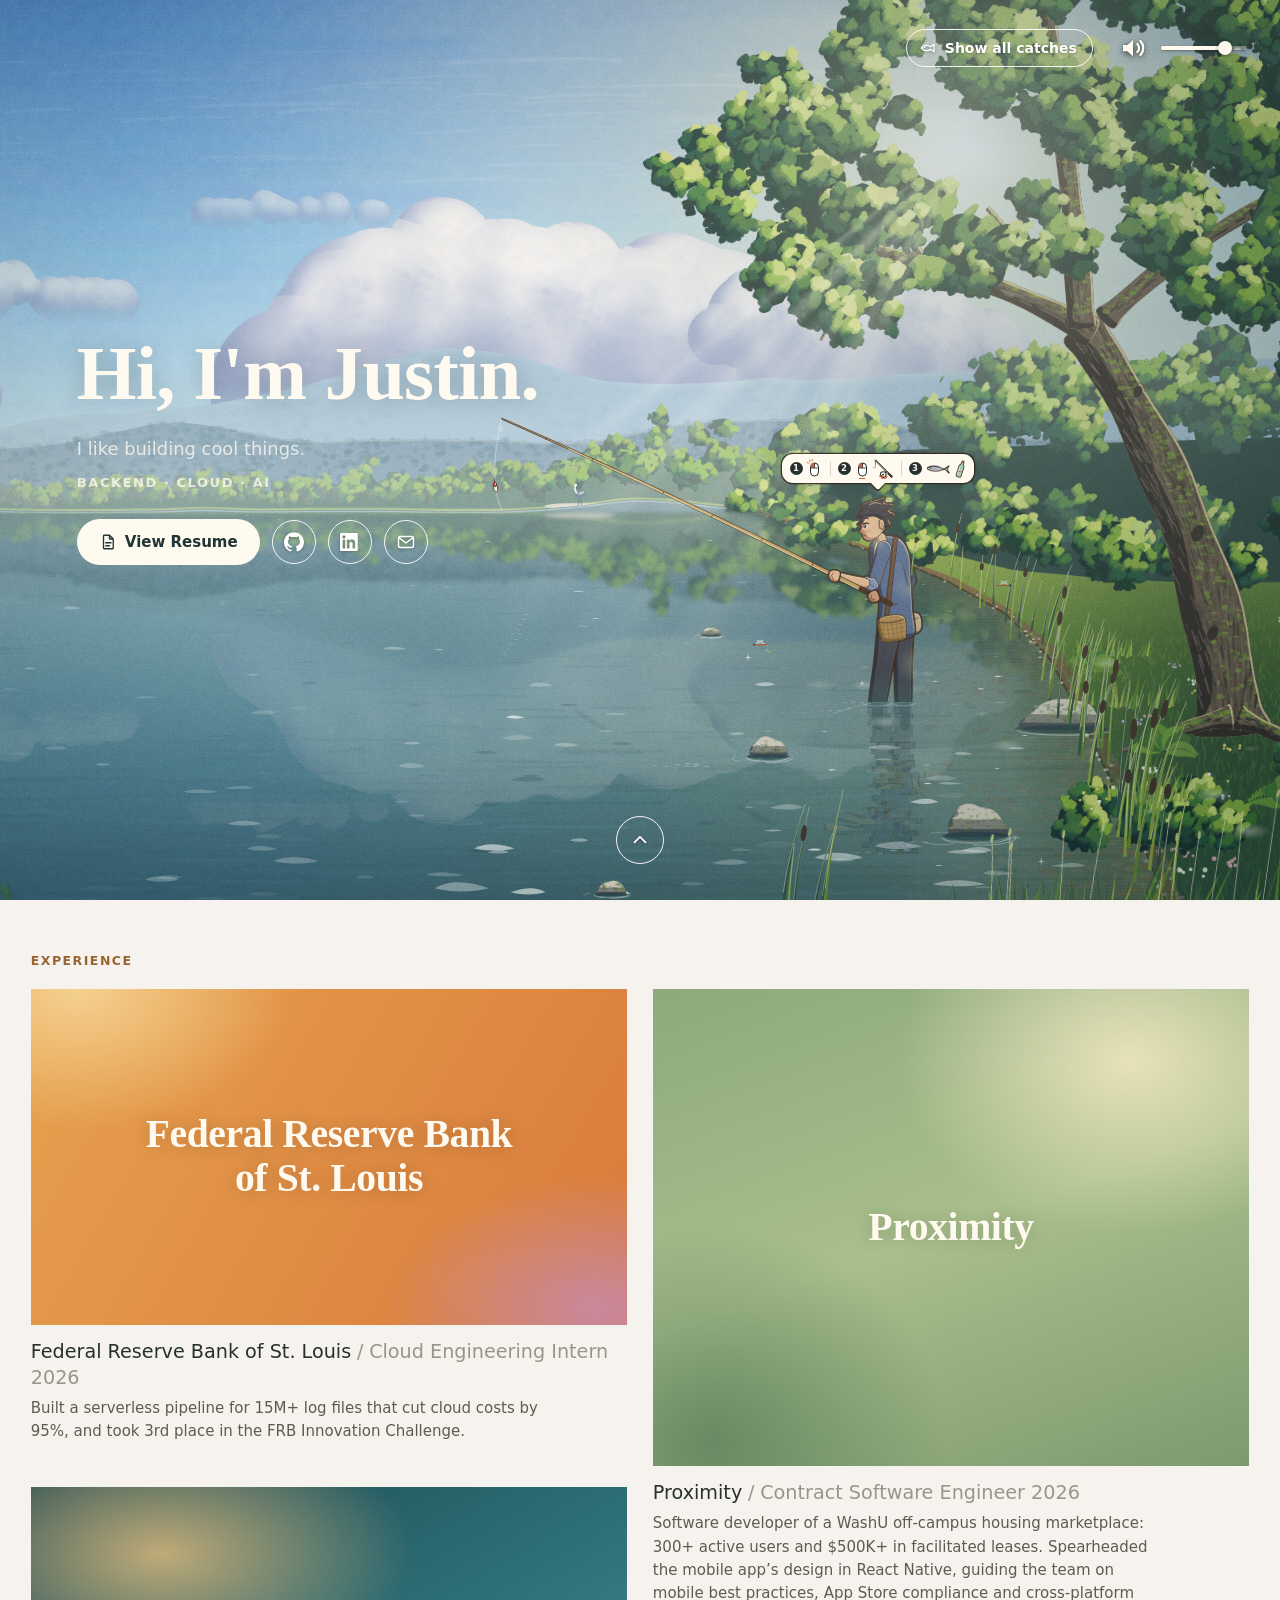
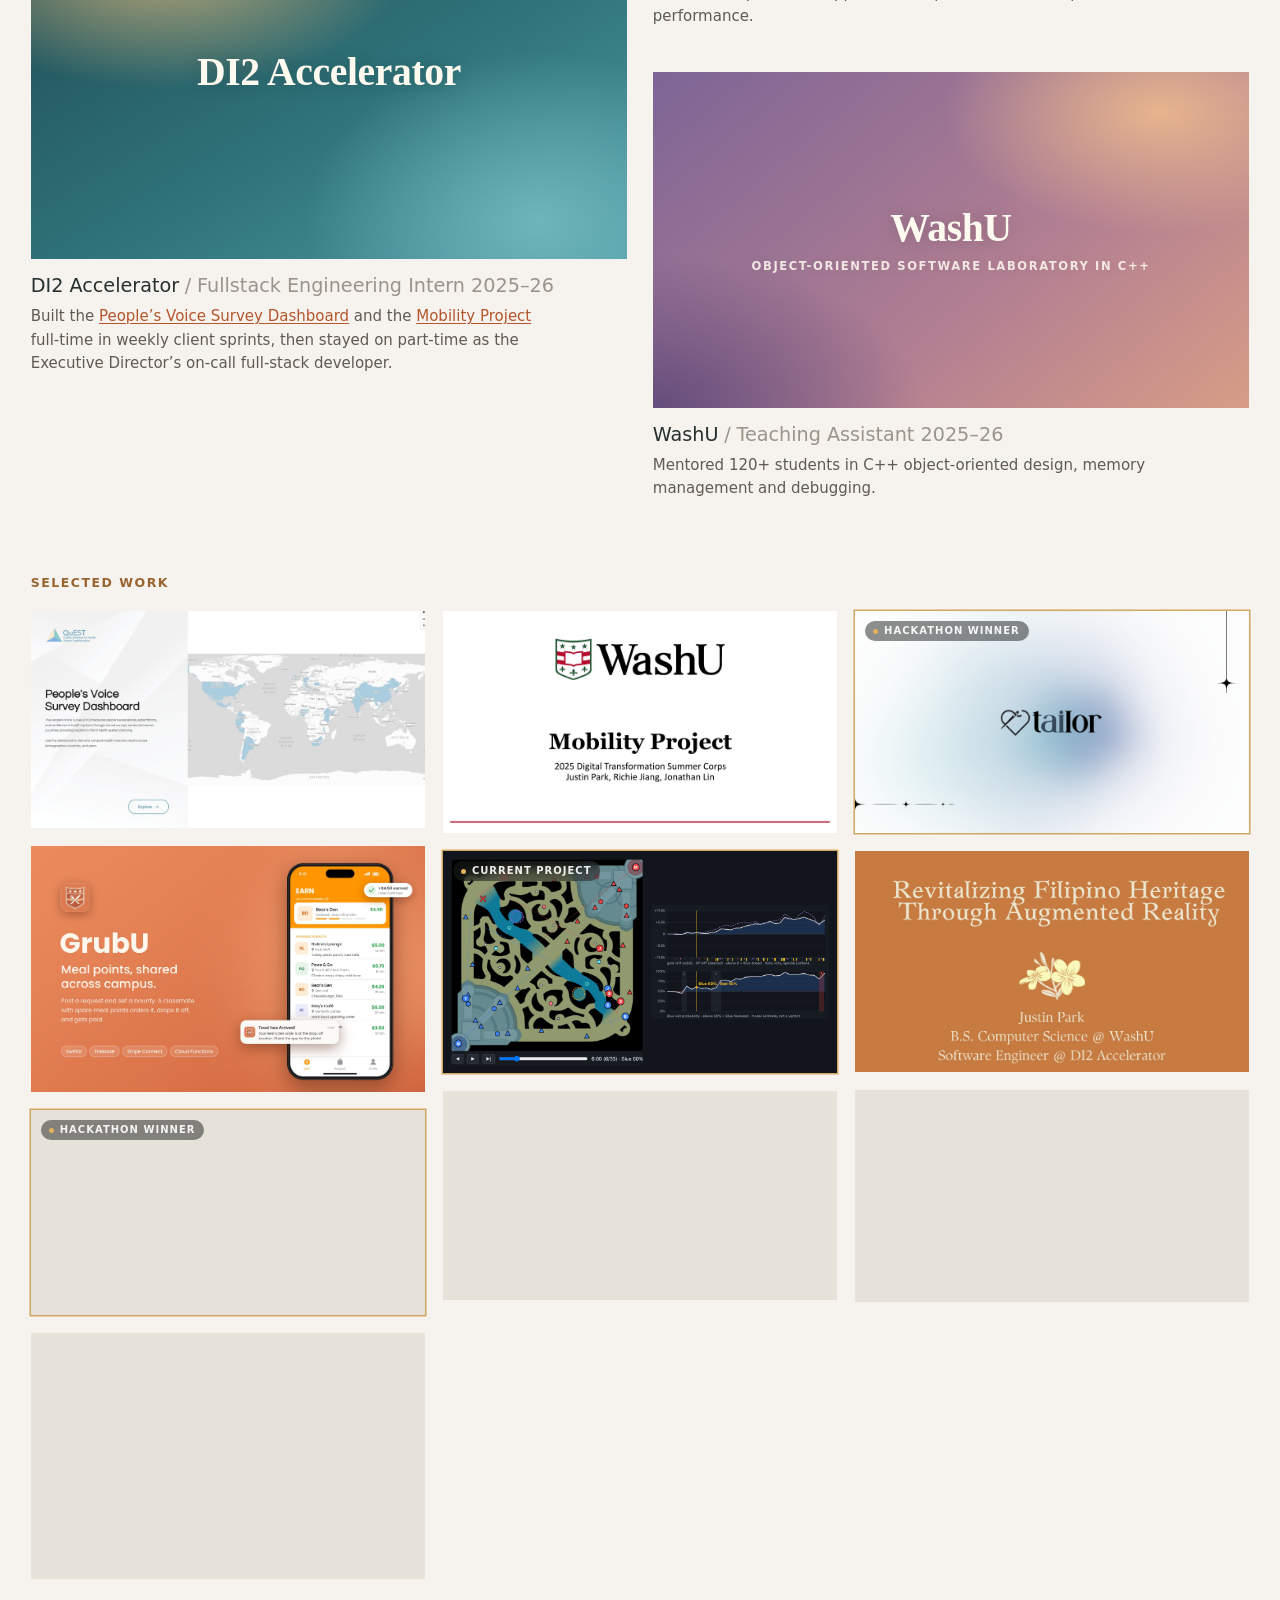
<file: index.html>
<!doctype html>
<html lang="en">
<head>
<meta charset="utf-8">
<meta name="viewport" content="width=device-width, initial-scale=1">
<link rel="icon" href="favicon.svg" type="image/svg+xml">
<link rel="icon" href="favicon-32.png" sizes="32x32" type="image/png">
<link rel="apple-touch-icon" href="apple-touch-icon.png">
<title>junjpark</title>
<style>
  :root { --ink: #fffaf0; --muted: rgba(255,250,240,.78); }
  * { box-sizing: border-box; }
  html, body { margin: 0; background: #2b4646; color: var(--ink); font-family: ui-serif, Georgia, "Times New Roman", serif; }
  /* the background: fixed, behind everything, ignores the pointer */
  #river { position: fixed; inset: 0; width: 100vw; height: 100vh; z-index: 0; pointer-events: none; display: block; }
  main { position: relative; z-index: 1; }
  .hero { min-height: 100vh; display: flex; align-items: center; padding: 0 clamp(20px, 6vw, 96px); }
  .hero-copy { max-width: min(560px, 42vw); }
  h1 { font-size: clamp(40px, 6vw, 84px); line-height: 1.02; margin: 0 0 22px; font-weight: 600; letter-spacing: -.01em; text-shadow: 0 1px 24px rgba(20,40,50,.25); }
  .lede { font: 400 clamp(16px, 1.4vw, 19px)/1.6 ui-sans-serif, system-ui, sans-serif; color: var(--muted); margin: 0 0 12px; max-width: 30em; }
  /* focus label: same treatment as the work board's kickers */
  .focus { font: 600 13px/1 ui-sans-serif, system-ui, sans-serif; letter-spacing: .12em; text-transform: uppercase; color: var(--muted); margin: 0 0 30px; }
  .actions { display: flex; align-items: center; gap: 12px; flex-wrap: wrap; }
  .cta { display: inline-flex; align-items: center; gap: 8px; font: 600 15px/1 ui-sans-serif, system-ui, sans-serif; color: #1f3434; background: #fffaf0; padding: 14px 22px; border-radius: 999px; text-decoration: none; transition: transform .2s ease, box-shadow .2s ease; }
  .cta:hover { transform: translateY(-1px); box-shadow: 0 8px 20px rgba(10,30,30,.25); }
  .cta svg { flex: none; }
  /* icon links: thin white ring like the reel arrow, frosted glass on hover */
  .icon-btn { width: 44px; height: 44px; border-radius: 50%; border: 1.5px solid rgba(255,255,255,.9); color: #fff; display: grid; place-items: center;
    transition: background-color .25s ease, backdrop-filter .25s ease, -webkit-backdrop-filter .25s ease; }
  .icon-btn svg { filter: drop-shadow(0 1px 1.5px rgba(0,0,0,.3)); }
  .icon-btn:hover { background: rgba(255,255,255,.14); -webkit-backdrop-filter: blur(10px) saturate(1.3); backdrop-filter: blur(10px) saturate(1.3); }
  .cta:focus-visible, .icon-btn:focus-visible { outline: 2px solid #fff; outline-offset: 3px; }
  .icon-btn .logo { display: block; filter: drop-shadow(0 1px 1.5px rgba(0,0,0,.3)); }
  /* top-right of the hero: "show all catches" + the sound icon and volume slider (plain icons with a drop shadow, no rings) */
  .hero { position: relative; }
  .scene-tools { position: absolute; top: clamp(14px, 2.4vw, 28px); right: clamp(14px, 2.6vw, 34px); z-index: 3; display: flex; align-items: center; gap: clamp(12px, 1.6vw, 20px);
    transition: opacity .25s ease, visibility .25s; }
  .catches-btn { display: inline-flex; align-items: center; gap: 8px; height: 38px; padding: 0 15px 0 12px; border: 1.5px solid rgba(255,255,255,.9); border-radius: 999px;
    background: transparent; color: #fff; font: 600 14px/1 ui-sans-serif, system-ui, sans-serif; cursor: pointer; text-shadow: 0 1px 3px rgba(0,0,0,.35);
    transition: background-color .25s ease, backdrop-filter .25s ease, -webkit-backdrop-filter .25s ease; }
  .catches-btn svg { filter: drop-shadow(0 1px 1.5px rgba(0,0,0,.35)); }
  .catches-btn:hover { background: rgba(255,255,255,.14); -webkit-backdrop-filter: blur(10px) saturate(1.3); backdrop-filter: blur(10px) saturate(1.3); }
  .sound { display: flex; align-items: center; gap: 8px; }
  .sound-btn { display: grid; place-items: center; width: 40px; height: 40px; padding: 0; border: 0; background: none; color: #fffaf0; cursor: pointer; }
  .sound-btn svg { display: block; width: 30px; height: 30px; filter: drop-shadow(0 2px 3px rgba(0,0,0,.45)) drop-shadow(0 0 1px rgba(0,0,0,.3)); transition: transform .15s ease; }
  .sound-btn:hover svg { transform: scale(1.08); }
  .sound-btn .off, .sound-btn[aria-pressed="false"] .on { display: none; }
  .sound-btn[aria-pressed="false"] .off { display: block; }
  .sound input[type="range"] { -webkit-appearance: none; appearance: none; width: 86px; height: 22px; background: transparent; cursor: pointer; margin: 0; }
  .sound input[type="range"]::-webkit-slider-runnable-track { height: 4px; border-radius: 99px; background: linear-gradient(to right, #fffaf0 var(--v, 80%), rgba(255,250,240,.35) var(--v, 80%)); box-shadow: 0 1px 3px rgba(0,0,0,.35); }
  .sound input[type="range"]::-moz-range-track { height: 4px; border-radius: 99px; background: rgba(255,250,240,.35); box-shadow: 0 1px 3px rgba(0,0,0,.35); }
  .sound input[type="range"]::-moz-range-progress { height: 4px; border-radius: 99px; background: #fffaf0; }
  .sound input[type="range"]::-webkit-slider-thumb { -webkit-appearance: none; width: 14px; height: 14px; margin-top: -5px; border-radius: 50%; background: #fffaf0; box-shadow: 0 1px 4px rgba(0,0,0,.45); }
  .sound input[type="range"]::-moz-range-thumb { width: 14px; height: 14px; border: 0; border-radius: 50%; background: #fffaf0; box-shadow: 0 1px 4px rgba(0,0,0,.45); }
  .scene-tools :focus-visible { outline: 2px solid #fff; outline-offset: 3px; border-radius: 999px; }
  html.rf-focus .scene-tools { opacity: 0; visibility: hidden; pointer-events: none; }
  @media (max-width: 720px) { .catches-btn { height: 34px; padding: 0 12px 0 10px; font-size: 13px; } .sound input[type="range"] { width: 60px; } }
  /* every catch, one at a time, styled like the in-scene fact card */
  .catch-dialog { width: min(420px, calc(100vw - 32px)); padding: 0; border: 0; background: transparent; overflow: visible; color: #25302f; }
  .catch-dialog::backdrop { background: rgba(16, 32, 34, .45); -webkit-backdrop-filter: blur(2px); backdrop-filter: blur(2px); }
  .catch-card { position: relative; background: #fffaf0; border-radius: 16px 18px 14px 18px; padding: 20px 22px 16px; box-shadow: 0 0 0 1.6px rgba(46,30,24,.8), 0 18px 44px rgba(16,36,40,.35);
    font: 15px/1.55 ui-sans-serif, system-ui, -apple-system, "Segoe UI", sans-serif; transform: rotate(-.8deg); }
  .catch-card .art { display: grid; place-items: center; height: 120px; margin: 0 0 10px; }
  .catch-card .kick { display: block; font: 700 11.5px/1.2 ui-sans-serif, system-ui, sans-serif; letter-spacing: .09em; text-transform: uppercase; color: #9a6430; margin: 0 0 6px; }
  .catch-card .text { margin: 0; min-height: 4.6em; }
  .catch-card .text a { color: #b4562c; font-weight: 600; text-underline-offset: 2px; }
  .catch-card .nav { display: flex; align-items: center; justify-content: space-between; gap: 10px; margin-top: 14px; }
  .catch-card .nav button { font: 600 13px/1 ui-sans-serif, system-ui, sans-serif; border-radius: 999px; padding: 8px 14px; cursor: pointer; }
  .catch-card .prev { background: transparent; color: #25302f; border: 0; box-shadow: inset 0 0 0 1.4px rgba(46,30,24,.8); }
  .catch-card .next { background: #25302f; color: #fffaf0; border: 0; }
  .catch-card .dots { display: flex; gap: 6px; }
  .catch-card .dots i { width: 7px; height: 7px; border-radius: 50%; background: rgba(46,30,24,.2); }
  .catch-card .dots i.on { background: #25302f; }
  .catch-card .close { position: absolute; top: 8px; right: 10px; width: 30px; height: 30px; border: 0; background: none; color: #5f5a52; font: 400 22px/1 ui-sans-serif, system-ui, sans-serif; cursor: pointer; }
  .catch-card button:focus-visible { outline: 2px solid #9a6430; outline-offset: 2px; }
  body.dark-text { --ink: #142628; --muted: rgba(20,38,40,.78); }
  body.dark-text h1 { text-shadow: 0 1px 24px rgba(255,250,235,.35); }
  body.dark-text .cta { background: #142628; color: #fffaf0; }
  body.no-text .hero-copy { visibility: hidden; }
  /* selected work: a masonry image board, small gutters, tight edges */
  .below { background: #f6f3ee; padding: clamp(14px, 2.4vw, 32px); min-height: 100vh; }
  .board { --gap: clamp(12px, 1.4vw, 20px); display: flex; align-items: flex-start; gap: var(--gap); }
  .board .col { flex: 1 1 0; min-width: 0; display: flex; flex-direction: column; gap: var(--gap); }
  .tile { position: relative; display: block; overflow: hidden; background: #e7e2d9; color: #fff; text-decoration: none; }
  .tile img { display: block; width: 100%; height: auto; transition: transform .6s cubic-bezier(.2,.7,.2,1); }
  .tile .ph { display: block; width: 100%; }
  /* hover: darken, show the project's kicker + title (only when the tile has them) */
  .tile .info { position: absolute; inset: 0; display: grid; place-content: center; text-align: center; gap: 10px; padding: 24px;
    background: rgba(30,34,34,.62); opacity: 0; transition: opacity .3s ease; }
  .tile .info small { font: 600 13px/1 ui-sans-serif, system-ui, sans-serif; letter-spacing: .12em; text-transform: uppercase; opacity: .85; }
  .tile .info strong { font: 700 clamp(18px, 1.8vw, 24px)/1.2 ui-sans-serif, system-ui, sans-serif; }
  .tile.has-info:hover .info, .tile.has-info:focus-visible .info { opacity: 1; }
  .tile:hover img { transform: scale(1.03); }
  .tile:focus-visible { outline: 3px solid #e2b15a; outline-offset: 2px; }
  /* featured tile (e.g. my current project): a hairline ring + a quiet label */
  .tile.featured { box-shadow: 0 0 0 1.5px rgba(201,154,72,.85); }
  .tile .badge { position: absolute; top: 10px; left: 10px; z-index: 2; display: inline-flex; align-items: center; gap: 6px;
    padding: 5px 9px 5px 8px; border-radius: 999px; background: rgba(28,30,30,.5); color: rgba(255,255,255,.92);
    -webkit-backdrop-filter: blur(6px); backdrop-filter: blur(6px);
    font: 600 10px/1 ui-sans-serif, system-ui, sans-serif; letter-spacing: .1em; text-transform: uppercase; }
  .tile .badge i { width: 5px; height: 5px; border-radius: 50%; background: #e2b15a; }
  /* the reel-up arrow: a thin white ring + caret at the bottom of the hero; frosted glass on hover */
  .to-top { position: fixed; left: calc(50% - 24px); bottom: clamp(18px, 4vh, 40px); z-index: 20; width: 48px; height: 48px; padding: 0;
    border-radius: 50%; border: 1.5px solid rgba(255,255,255,.92); background: transparent; color: #fff; display: grid; place-items: center; cursor: pointer;
    transition: background-color .25s ease, backdrop-filter .25s ease, -webkit-backdrop-filter .25s ease, opacity .35s ease, visibility .35s; }
  .to-top svg { filter: drop-shadow(0 1px 1.5px rgba(0,0,0,.35)); }
  .to-top:hover, .to-top.rf-hooked { background: rgba(255,255,255,.14); -webkit-backdrop-filter: blur(10px) saturate(1.3); backdrop-filter: blur(10px) saturate(1.3); }
  .to-top:focus-visible { outline: 2px solid #fff; outline-offset: 4px; }
  .to-top.away { opacity: 0; visibility: hidden; pointer-events: none; }
  /* experience: two staggered columns of cover cards, each captioned "Org / role year" */
  .section-kicker { font: 700 12.5px/1 ui-sans-serif, system-ui, sans-serif; letter-spacing: .12em; text-transform: uppercase; color: #9a6430;
    margin: clamp(10px, 2vw, 24px) 0 clamp(14px, 2vw, 22px); }
  .xp { display: grid; grid-template-columns: 1fr 1fr; column-gap: clamp(16px, 2vw, 28px); align-items: start; margin-bottom: clamp(40px, 6vw, 88px); }
  .xp-col { display: flex; flex-direction: column; gap: clamp(28px, 3.4vw, 52px); }
  .xp-card { margin: 0; }
  .xp-art { position: relative; aspect-ratio: var(--r, 16 / 9); display: grid; place-items: center; overflow: hidden; padding: 24px; text-align: center;
    color: #fffaf0; font: 600 clamp(26px, 3.1vw, 46px)/1.1 ui-serif, Georgia, "Times New Roman", serif; letter-spacing: -.01em;
    text-shadow: 0 1px 18px rgba(30, 20, 10, .18); }
  .xp-art small { display: block; margin-top: 10px; font: 600 clamp(11px, .9vw, 13px)/1 ui-sans-serif, system-ui, sans-serif; letter-spacing: .14em; text-transform: uppercase; opacity: .85; }
  .xp-card figcaption { margin-top: 14px; font: 400 clamp(17px, 1.5vw, 22px)/1.35 ui-sans-serif, system-ui, sans-serif; color: #25302f; }
  .xp-card figcaption .sep, .xp-card figcaption .role { color: #9a948a; }
  .xp-card figcaption .sep { margin: 0 .3em; }
  .xp-card p { margin: 6px 0 0; max-width: 34em; font: 400 15px/1.55 ui-sans-serif, system-ui, sans-serif; color: #5f5a52; }
  .xp-card p a { color: #b4562c; text-underline-offset: 2px; }
  .xp-card p a:hover { color: #8a3f1e; }
  .xp-di2  { background: radial-gradient(70% 60% at 22% 18%, rgba(244, 199, 128, .75), transparent 60%), radial-gradient(60% 70% at 85% 90%, rgba(120, 190, 196, .8), transparent 65%), linear-gradient(150deg, #1d4850, #2f7279 55%, #4b98a0); }
  .xp-frb  { background: radial-gradient(60% 70% at 8% 0%, rgba(246, 214, 150, .9), transparent 60%), radial-gradient(55% 60% at 95% 95%, rgba(196, 140, 190, .75), transparent 65%), linear-gradient(120deg, #e7a14e, #d87a3c); }
  .xp-prox { background: radial-gradient(65% 60% at 80% 15%, rgba(244, 233, 196, .85), transparent 60%), radial-gradient(60% 70% at 10% 95%, rgba(92, 128, 92, .8), transparent 65%), linear-gradient(160deg, #8daa7c, #a9bf8c 50%, #7d9a6e); }
  .xp-tch  { background: radial-gradient(60% 60% at 85% 12%, rgba(240, 190, 140, .85), transparent 60%), radial-gradient(70% 70% at 0% 100%, rgba(90, 70, 120, .85), transparent 65%), linear-gradient(140deg, #7d6596, #b27f92 60%, #d79d86); }
  /* "fish on!": while a fish is hooked the scene takes over (river-fisher.js sets html.rf-focus and holds the scroll) */
  .hero-copy, .below { transition: opacity .25s ease, visibility .25s; }
  html.rf-focus .hero-copy, html.rf-focus .below, html.rf-focus .to-top { opacity: 0; visibility: hidden; pointer-events: none; }
  @media (max-width: 720px) {
    .hero { align-items: flex-end; padding-bottom: 14vh; background: linear-gradient(to top, rgba(18,36,38,.55), rgba(18,36,38,0) 55%); }
    .hero-copy { max-width: 100%; }
    .xp { grid-template-columns: 1fr; row-gap: 36px; }
    .xp-col { display: contents; }
    .xp-card { order: var(--o); }
  }
</style>
</head>
<body>
<canvas id="river" aria-hidden="true"></canvas>
<main>
  <section class="hero">
    <div class="scene-tools">
      <button class="catches-btn" id="catches-btn" type="button" aria-haspopup="dialog" title="Show all catches">
        <svg viewBox="0 0 24 24" width="18" height="18" aria-hidden="true"><path d="M3 12c3.2-4.2 8.6-4.6 12.6-1.6L20 7v10l-4.4-3.4C11.6 16.6 6.2 16.2 3 12Z" fill="none" stroke="currentColor" stroke-width="1.7" stroke-linejoin="round"/><circle cx="7.4" cy="11.2" r="1.1" fill="currentColor"/></svg>
        <span>Show all catches</span>
      </button>
      <div class="sound">
        <button class="sound-btn" id="sound-btn" type="button" aria-pressed="true" aria-label="Sound" title="Sound on">
          <svg class="on" viewBox="0 0 24 24" aria-hidden="true"><path d="M4 9.5h3.5L12 5.5v13l-4.5-4H4z" fill="currentColor"/><path d="M15.5 8.8a4.5 4.5 0 0 1 0 6.4M18 6.5a8 8 0 0 1 0 11" fill="none" stroke="currentColor" stroke-width="1.9" stroke-linecap="round"/></svg>
          <svg class="off" viewBox="0 0 24 24" aria-hidden="true"><path d="M4 9.5h3.5L12 5.5v13l-4.5-4H4z" fill="currentColor"/><path d="M16 9.5l5 5M21 9.5l-5 5" fill="none" stroke="currentColor" stroke-width="1.9" stroke-linecap="round"/></svg>
        </button>
        <input type="range" id="volume" min="0" max="100" step="1" value="80" aria-label="Volume">
      </div>
    </div>
    <div class="hero-copy">
      <h1>Hi, I'm Justin.</h1>
      <p class="lede">I like building cool things.</p>
      <p class="focus">Backend · Cloud · AI</p>
      <div class="actions">
        <a class="cta" href="resume.pdf" target="_blank" rel="noopener">
          <svg viewBox="0 0 24 24" width="18" height="18" aria-hidden="true"><path d="M7 3h7l5 5v12a1 1 0 0 1-1 1H7a1 1 0 0 1-1-1V4a1 1 0 0 1 1-1Z M14 3v5h5 M9 13h7M9 17h5" fill="none" stroke="currentColor" stroke-width="1.8" stroke-linejoin="round" stroke-linecap="round"/></svg>
          View Resume
        </a>
        <a class="icon-btn" href="https://github.com/junjpark" target="_blank" rel="noopener" aria-label="GitHub" title="GitHub">
          <img class="logo" src="icons/github.svg" alt="" width="20" height="20">
        </a>
        <a class="icon-btn" href="https://www.linkedin.com/in/junyoung-justin-park/" target="_blank" rel="noopener" aria-label="LinkedIn" title="LinkedIn">
          <img class="logo" src="icons/linkedin.png" alt="" width="19" height="18">
        </a>
        <a class="icon-btn" href="mailto:junjpark02@gmail.com" aria-label="Email" title="Email">
          <img class="logo" src="icons/mail.svg" alt="" width="20" height="20">
        </a>
      </div>
    </div>
  </section>
  <section class="below" id="work" aria-label="Experience and selected work">
    <h2 class="section-kicker">Experience</h2>
    <div class="xp">
      <div class="xp-col">
        <figure class="xp-card" style="--o: 1">
          <div class="xp-art xp-frb" style="--r: 16 / 9" aria-hidden="true"><span>Federal Reserve Bank<br>of St. Louis</span></div>
          <figcaption>Federal Reserve Bank of St. Louis<span class="sep">/</span><span class="role">Cloud Engineering Intern 2026</span></figcaption>
          <p>Built a serverless pipeline for 15M+ log files that cut cloud costs by 95%, and took 3rd place in the FRB Innovation Challenge.</p>
        </figure>
        <figure class="xp-card" style="--o: 3">
          <div class="xp-art xp-di2" style="--r: 16 / 10" aria-hidden="true"><span>DI2 Accelerator</span></div>
          <figcaption>DI2 Accelerator<span class="sep">/</span><span class="role">Fullstack Engineering Intern 2025–26</span></figcaption>
          <p>Built the <a href="projects/peoples-voice-dashboard.html">People’s Voice Survey Dashboard</a> and the <a href="projects/mobility-project.html">Mobility Project</a> full-time in weekly client sprints, then stayed on part-time as the Executive Director’s on-call full-stack developer.</p>
        </figure>
      </div>
      <div class="xp-col">
        <figure class="xp-card" style="--o: 2">
          <div class="xp-art xp-prox" style="--r: 5 / 4" aria-hidden="true"><span>Proximity</span></div>
          <figcaption>Proximity<span class="sep">/</span><span class="role">Contract Software Engineer 2026</span></figcaption>
          <p>Software developer of a WashU off-campus housing marketplace: 300+ active users and $500K+ in facilitated leases. Spearheaded the mobile app’s design in React Native, guiding the team on mobile best practices, App Store compliance and cross-platform performance.</p>
        </figure>
        <figure class="xp-card" style="--o: 4">
          <div class="xp-art xp-tch" style="--r: 16 / 9" aria-hidden="true"><span>WashU<small>Object-Oriented Software Laboratory in C++</small></span></div>
          <figcaption>WashU<span class="sep">/</span><span class="role">Teaching Assistant 2025–26</span></figcaption>
          <p>Mentored 120+ students in C++ object-oriented design, memory management and debugging.</p>
        </figure>
      </div>
    </div>
    <h2 class="section-kicker">Selected work</h2>
    <div class="board" id="board"></div>
  </section>
</main>
<dialog class="catch-dialog" id="catch-dialog" aria-label="All catches" data-rf-ignore>
  <div class="catch-card">
    <button class="close" type="button" aria-label="Close">×</button>
    <div class="art" aria-hidden="true"></div>
    <span class="kick"></span>
    <p class="text" aria-live="polite"></p>
    <div class="nav">
      <button class="prev" type="button">← Previous</button>
      <div class="dots" aria-hidden="true"></div>
      <button class="next" type="button">Next →</button>
    </div>
  </div>
</dialog>
<button class="to-top" id="to-top" type="button" aria-label="See my work">
        <svg viewBox="0 0 24 24" width="22" height="22" aria-hidden="true"><path d="M6 14.5 12 8.5l6 6" fill="none" stroke="currentColor" stroke-width="2" stroke-linecap="round" stroke-linejoin="round"/></svg>
      </button>

<script src="river-fisher.js"></script>
<script>
  // Your fun facts: every fact is caught once (in shuffled order) before any repeats.
  // Each fact is one appearance of its catch.
  // sound on by default; the speaker icon mutes it and the slider sets the level (both remembered in this browser)
  let muted = false, volume = 0.8;
  try { muted = localStorage.getItem('rf-muted') === '1'; const v = parseFloat(localStorage.getItem('rf-volume')); if (v >= 0 && v <= 1) volume = v; } catch (e) {}
  const FACTS = {
      fish: [],   // no plain fish: every catch is one of the treasures below
      jjajangmyeon: ['Jjajangmyeon is my favorite food, both to eat and to cook!'],
      bottle: ["I'm working on a food blog: recipe ideas, a food diary and more. Coming soon!"],
      viola: [{ text: "I played the viola for over 10 years, and my favorite piece I've played is the Debussy String Quartet! Watch my performance from high school!", linkText: 'Watch my performance from high school!', link: 'https://youtu.be/ywGgqLVlB9g' }],
      overwatch: ['I used to play Overwatch semi-professionally, ranking in the top 50 players in the US!'],
      tinikling: [{ text: 'I took a leap of faith and joined Tinikling last year, and it was my best decision in college! Watch us perform here.', linkText: 'Watch us perform here', link: 'https://www.youtube.com/watch?v=qcwGhEe47U8' }],
      hongkong: ["I'm currently studying AI/ML abroad in Hong Kong at HKUST!"],
  };
  // extra catches drawn from an image file (only appear once the file exists)
  const CATCH_IMAGES = {
    overwatch: { src: 'catches/overwatch.svg', label: 'an Overwatch emblem', size: 36 },
  };
  RiverFisher.init(document.getElementById('river'), {
    muted, volume, facts: FACTS, catchImages: CATCH_IMAGES,
    // sound files (played after the visitor's first click; anything missing falls back to the built-in synth)
    sounds: {
      nibble: { src: 'sounds/nibbles.m4a', slices: [0.5, 1.1, 1.68], dur: 0.42, vol: 0.45 },   // one little bite per nibble
      hook: 'sounds/bob-dip.mp3',                  // the fish takes it: the reel game starts
      cast: { src: 'sounds/cast.m4a', vol: 1.2 },          // the rod swings forward and the line whips out
      land: 'sounds/float-landing.mp3',            // the float lands on the water
      fight: { src: 'sounds/fish-fight.m4a', dur: 2, fade: 0.25 },   // loops while the fish fights
      escape: { src: 'sounds/escape.m4a', dur: 3.25, fade: 0.4, vol: 2 },   // the fish gets away (14 s to the end of the clip)
      reel: { src: 'sounds/reel-in.m4a', dur: 7, fade: 0.3, vol: 2.4 },   // loops while you hold to reel (quiet recording, boosted)
      release: { src: 'sounds/reel-release.m4a', fade: 0.2 },   // let go mid-fight: the reel unwinds
      fling: 'sounds/fling.m4a',                   // he wins: the catch flies up out of the water
      reveal: { src: 'sounds/catch-and-reveal.mp3', dur: 3.6 },   // he shows the catch off ("tada" rays)
      basket: 'sounds/put-in-basket.mp3',          // the catch goes into his creel
    },
  });
  (function soundControls() {
    const btn = document.getElementById('sound-btn'), range = document.getElementById('volume');
    const save = () => { try { localStorage.setItem('rf-muted', muted ? '1' : '0'); localStorage.setItem('rf-volume', String(volume)); } catch (e) {} };
    const show = () => {
      const off = muted || volume === 0;
      btn.setAttribute('aria-pressed', off ? 'false' : 'true'); btn.title = off ? 'Sound off' : 'Sound on';
      range.value = Math.round((muted ? 0 : volume) * 100); range.style.setProperty('--v', range.value + '%');
    };
    btn.addEventListener('click', () => {
      if (muted || volume === 0) { muted = false; if (volume === 0) volume = 0.6; RiverFisher.volume(volume); } else muted = true;
      RiverFisher.mute(muted); show(); save();
    });
    range.addEventListener('input', () => {
      volume = range.value / 100; muted = volume === 0;
      RiverFisher.volume(volume); RiverFisher.mute(muted); range.style.setProperty('--v', range.value + '%'); btn.setAttribute('aria-pressed', muted ? 'false' : 'true'); save();
    });
    show();
  })();
  // "Show all catches": click through every fun fact without fishing for it
  (function catchViewer() {
    const dlg = document.getElementById('catch-dialog'), card = dlg.querySelector('.catch-card');
    const art = card.querySelector('.art'), kick = card.querySelector('.kick'), text = card.querySelector('.text'), dots = card.querySelector('.dots');
    const list = [];
    for (const kind of Object.keys(FACTS)) for (const fact of FACTS[kind]) list.push({ kind, fact });
    const label = (kind) => RiverFisher.labelOf(kind) || (CATCH_IMAGES[kind] && CATCH_IMAGES[kind].label) || kind;
    dots.innerHTML = list.map(() => '<i></i>').join('');
    let i = 0;
    const setText = (f) => {   // a fact is a string, or { text, linkText, link }: the linkText part becomes a link
      text.textContent = '';
      const t = typeof f === 'string' ? f : f.text, lt = typeof f === 'object' && f.linkText, at = lt ? t.indexOf(lt) : -1;
      if (at < 0) { text.textContent = t; return; }
      const a = document.createElement('a'); a.href = f.link; a.target = '_blank'; a.rel = 'noopener'; a.textContent = lt;
      text.append(t.slice(0, at), a, t.slice(at + lt.length));
    };
    const render = () => {
      const c = list[i]; art.textContent = '';
      let pic = RiverFisher.catchArt(c.kind, 112);
      if (!pic && CATCH_IMAGES[c.kind]) { pic = new Image(); pic.src = CATCH_IMAGES[c.kind].src; pic.alt = ''; pic.width = 88; pic.height = 88; }
      if (pic) art.append(pic);
      kick.textContent = 'Catch ' + (i + 1) + ' of ' + list.length + ' · ' + label(c.kind);
      setText(c.fact);
      [...dots.children].forEach((d, k) => d.classList.toggle('on', k === i));
    };
    const go = (d) => { i = (i + d + list.length) % list.length; render(); };
    document.getElementById('catches-btn').addEventListener('click', () => { i = 0; render(); dlg.showModal(); card.querySelector('.next').focus(); });
    card.querySelector('.next').addEventListener('click', () => go(1));
    card.querySelector('.prev').addEventListener('click', () => go(-1));
    card.querySelector('.close').addEventListener('click', () => dlg.close());
    dlg.addEventListener('click', (e) => { if (e.target === dlg) dlg.close(); });   // click outside the card
    dlg.addEventListener('keydown', (e) => { if (e.key === 'ArrowRight') { e.preventDefault(); go(1); } else if (e.key === 'ArrowLeft') { e.preventDefault(); go(-1); } });
  })();
  // Selected work: one entry per tile, in reading order (top-left → bottom-right). Add `src` (an image in work/),
  // and optionally a title, kicker, link (`href`: a case study in projects/, or an external URL, which opens in a new tab) and `badge` (highlights the tile with a label).
  // Tiles without an image show as a soft placeholder at the given aspect ratio (w × h) so the layout is visible.
  const WORK = [
    { src: 'work/peoples-voice-dashboard.jpg', w: 2000, h: 1099, kicker: 'Data visualization', title: "People's Voice Survey Dashboard", href: 'projects/peoples-voice-dashboard.html' },
    { src: 'work/mobility-project.jpg', w: 1920, h: 1080, kicker: 'WashU Digital Transformation', title: 'Mobility Project', href: 'projects/mobility-project.html' },
    { src: 'work/tailor.jpg', w: 2000, h: 1124, kicker: 'AI-powered mobile app', title: 'tailor', badge: 'Hackathon winner', href: 'projects/tailor.html' },
    { src: 'work/grubu.jpg', w: 2000, h: 1250, kicker: 'iOS app', title: 'GrubU', href: 'projects/grubu.html' },
    { src: 'work/league-game-review.gif', w: 1200, h: 675, kicker: 'Machine learning', title: 'League of Legends Game Review', badge: 'Current project', href: 'projects/league-game-review.html' },
    { src: 'work/filipino-heritage-ar.jpg', w: 2000, h: 1121, kicker: 'Proof-of-concept proposal', title: 'Revitalizing Filipino Heritage Through AR', href: 'projects/filipino-heritage-ar.html' },
    { src: 'work/rebalance.jpg', w: 1688, h: 876, kicker: 'LLM API', title: 'ReBalance', badge: 'Hackathon winner', href: 'projects/rebalance.html' },
    { src: 'work/leetcode-1v1.jpg', w: 1672, h: 888, kicker: 'Web app', title: 'LeetCode 1v1', href: 'projects/leetcode-1v1.html' },
    { src: 'work/cory.jpg', w: 1680, h: 904, kicker: 'Computer vision', title: 'cory', href: 'projects/cory.html' },
    { src: 'work/job-finder.jpg', w: 2000, h: 1250, kicker: 'Automation · AWS', title: 'JobFinder', href: 'projects/job-finder.html' },
    // e.g. { src: 'work/blue-bee-hill.jpg', w: 1600, h: 1600, kicker: 'Linel', title: 'Blue Bee Hill', href: 'https://…' },
  ];
  (function renderBoard() {
    const board = document.getElementById('board');
    const tiles = [];
    const tones = ['#e4ddd2', '#dfe4dc', '#e7e0d6', '#dde2e4', '#e9e3da', '#e1ddd5', '#e5e1d7', '#dbe1dc', '#e8e2db'];
    WORK.forEach((it, i) => {
      const t = document.createElement(it.href ? 'a' : 'div');
      t.className = 'tile' + (it.title || it.kicker ? ' has-info' : '') + (it.badge ? ' featured' : '');
      if (it.href) { t.href = it.href; if (/^https?:/.test(it.href)) { t.target = '_blank'; t.rel = 'noopener'; } }  // case studies open in the same tab
      if (it.src) {
        const img = new Image(); img.src = it.src; img.alt = it.title || ''; img.loading = 'lazy'; img.decoding = 'async';
        if (it.w && it.h) { img.width = it.w; img.height = it.h; }
        t.appendChild(img);
      } else {
        const ph = document.createElement('span'); ph.className = 'ph';
        ph.style.aspectRatio = (it.w || 1) + ' / ' + (it.h || 1); ph.style.background = tones[i % tones.length];
        t.appendChild(ph); t.setAttribute('aria-hidden', 'true');
      }
      if (it.title || it.kicker) {
        const info = document.createElement('span'); info.className = 'info';
        if (it.kicker) { const k = document.createElement('small'); k.textContent = it.kicker; info.appendChild(k); }
        if (it.title) { const s = document.createElement('strong'); s.textContent = it.title; info.appendChild(s); }
        t.appendChild(info);
      }
      if (it.badge) {
        const b = document.createElement('span'); b.className = 'badge';
        b.innerHTML = '<i aria-hidden="true"></i>'; b.append(it.badge); t.appendChild(b);
      }
      tiles.push({ el: t, ratio: (it.h || 1) / (it.w || 1) });
    });
    // deal tiles into columns left → right, row by row, so the board reads in WORK order
    let cols = 0;
    const layout = () => {
      const w = board.clientWidth, n = w >= 1000 ? 3 : w >= 600 ? 2 : 1;
      if (n === cols) return; cols = n;
      board.textContent = '';
      const colEls = [];
      for (let c = 0; c < n; c++) { const el = document.createElement('div'); el.className = 'col'; board.appendChild(el); colEls.push(el); }
      tiles.forEach((tl, i) => colEls[i % n].appendChild(tl.el));
    };
    layout(); window.addEventListener('resize', layout);
  })();
  // the arrow: he hooks it, struggles, and hauls the content below up into view
  const arrow = document.getElementById('to-top');
  // it belongs to the hero: fade it out once the content is in view
  const syncArrow = () => arrow.classList.toggle('away', window.scrollY > window.innerHeight * 0.35 && !arrow.classList.contains('rf-hooked'));
  window.addEventListener('scroll', syncArrow, { passive: true }); syncArrow();
  arrow.addEventListener('click', () => RiverFisher.reelUp(arrow, { to: document.getElementById('work') }).then(syncArrow));
</script>
</body>
</html>
</file>
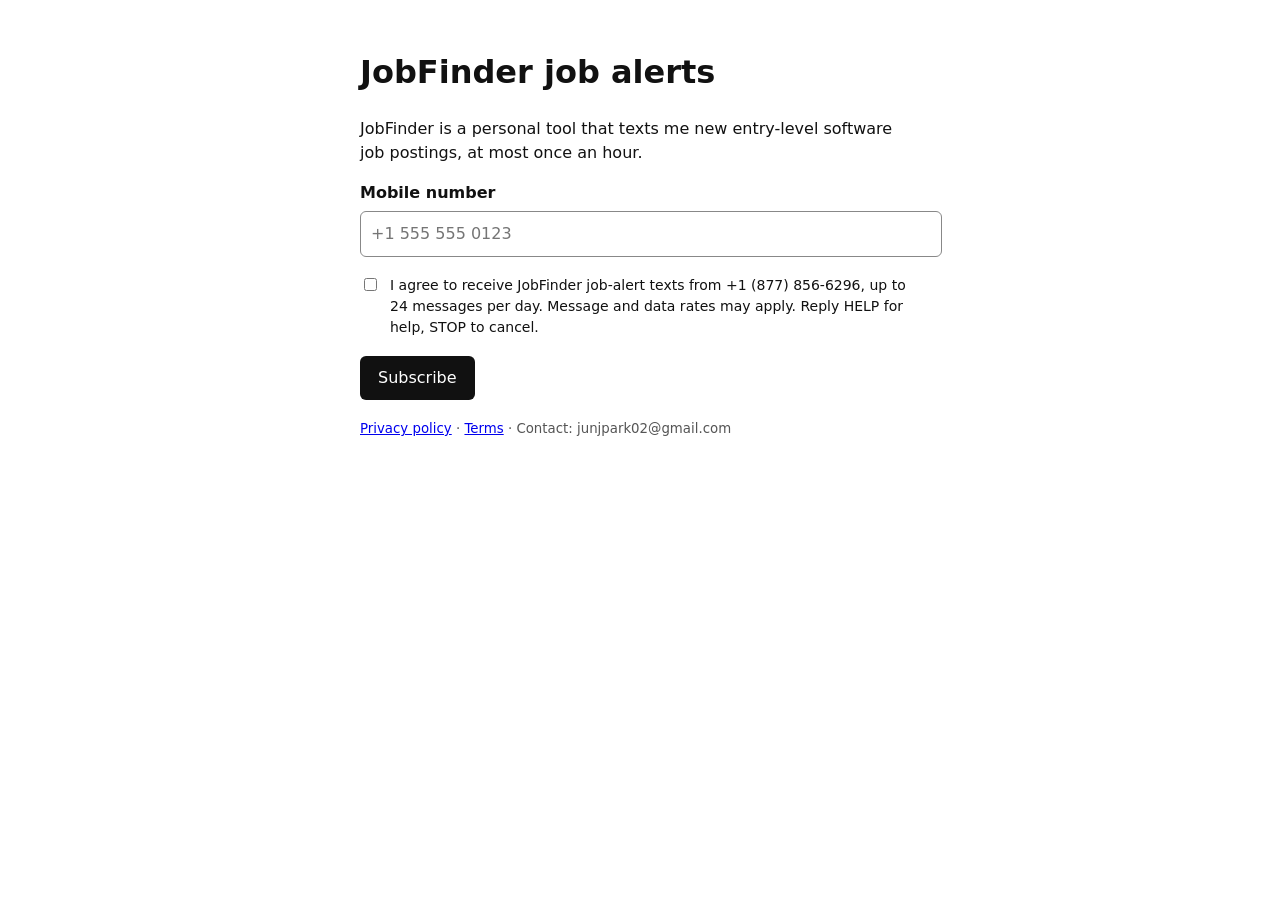
<file: jobfinder/index.html>
<!doctype html>
<html lang="en"><head><meta charset="utf-8"><meta name="viewport" content="width=device-width,initial-scale=1">
<title>JobFinder alerts</title>
<style>body{font:16px/1.5 system-ui,sans-serif;max-width:560px;margin:48px auto;padding:0 16px;color:#111;background:#fff}
label{display:block;margin:16px 0 6px;font-weight:600}input[type=tel]{width:100%;padding:10px;font:inherit;border:1px solid #888;border-radius:6px}
.consent{display:flex;gap:10px;align-items:flex-start;margin:18px 0;font-size:14px}button{padding:10px 18px;font:inherit;border:0;border-radius:6px;background:#111;color:#fff}
small{color:#555}</style></head><body>
<h1>JobFinder job alerts</h1>
<p>JobFinder is a personal tool that texts me new entry-level software job postings, at most once an hour.</p>
<form onsubmit="event.preventDefault()">
  <label for="phone">Mobile number</label>
  <input id="phone" type="tel" placeholder="+1 555 555 0123" required>
  <div class="consent"><input id="ok" type="checkbox" required>
    <label for="ok" style="margin:0;font-weight:400">I agree to receive JobFinder job-alert texts from +1 (877) 856-6296, up to 24 messages per day.
    Message and data rates may apply. Reply HELP for help, STOP to cancel.</label></div>
  <button type="submit">Subscribe</button>
</form>
<p><small><a href="/jobfinder/privacy">Privacy policy</a> · <a href="/jobfinder/terms">Terms</a> · Contact: junjpark02@gmail.com</small></p>
</body></html>
</file>
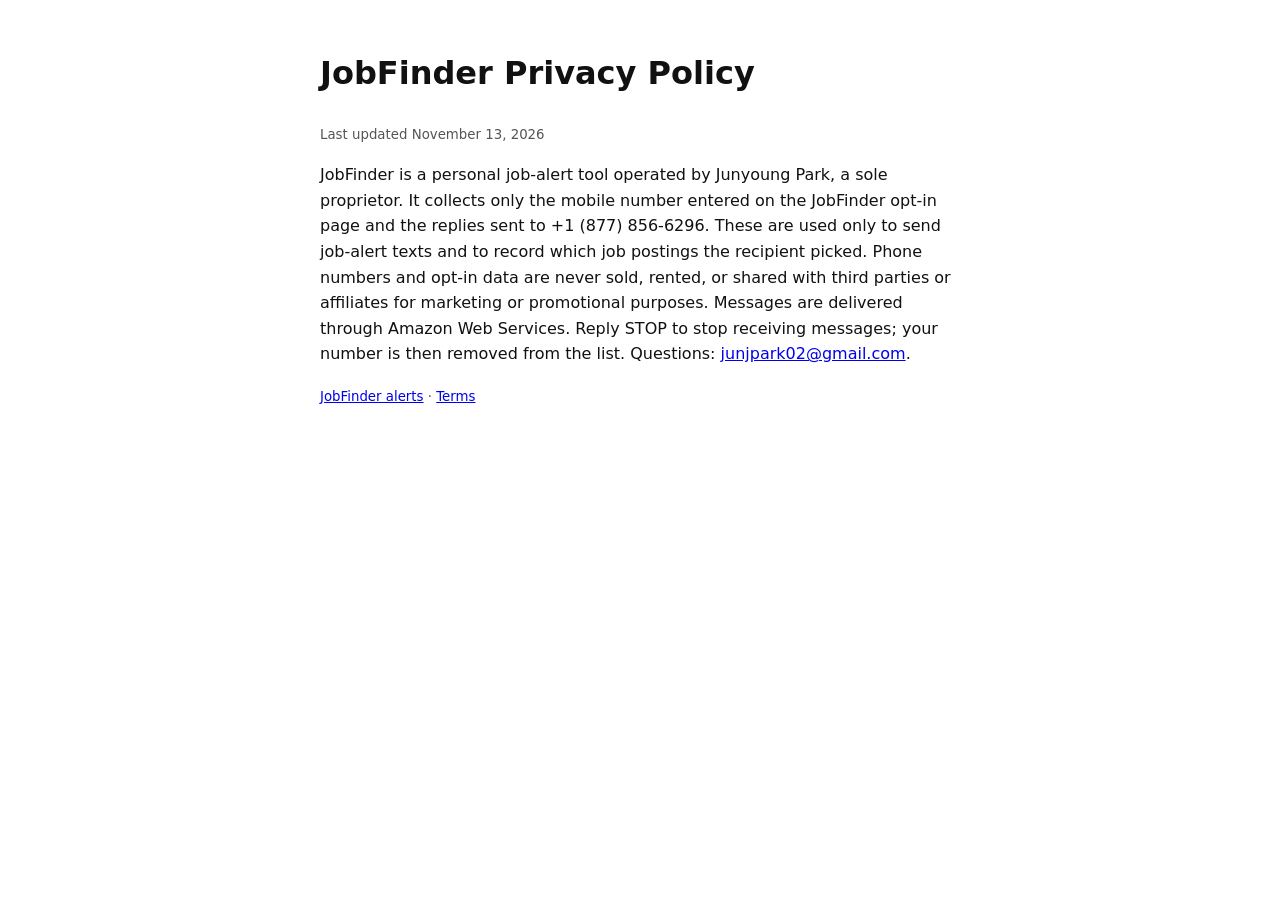
<file: jobfinder/privacy/index.html>
<!doctype html>
<html lang="en"><head><meta charset="utf-8"><meta name="viewport" content="width=device-width,initial-scale=1">
<title>JobFinder Privacy Policy</title>
<style>body{font:16px/1.6 system-ui,sans-serif;max-width:640px;margin:48px auto;padding:0 16px;color:#111;background:#fff}small{color:#555}</style></head><body>
<h1>JobFinder Privacy Policy</h1>
<p><small>Last updated November 13, 2026</small></p>
<p>JobFinder is a personal job-alert tool operated by Junyoung Park, a sole proprietor. It collects only the mobile number entered on the JobFinder opt-in page and the replies sent to +1 (877) 856-6296. These are used only to send job-alert texts and to record which job postings the recipient picked. Phone numbers and opt-in data are never sold, rented, or shared with third parties or affiliates for marketing or promotional purposes. Messages are delivered through Amazon Web Services. Reply STOP to stop receiving messages; your number is then removed from the list. Questions: <a href="mailto:junjpark02@gmail.com">junjpark02@gmail.com</a>.</p>
<p><small><a href="/jobfinder">JobFinder alerts</a> · <a href="/jobfinder/terms">Terms</a></small></p>
</body></html>
</file>
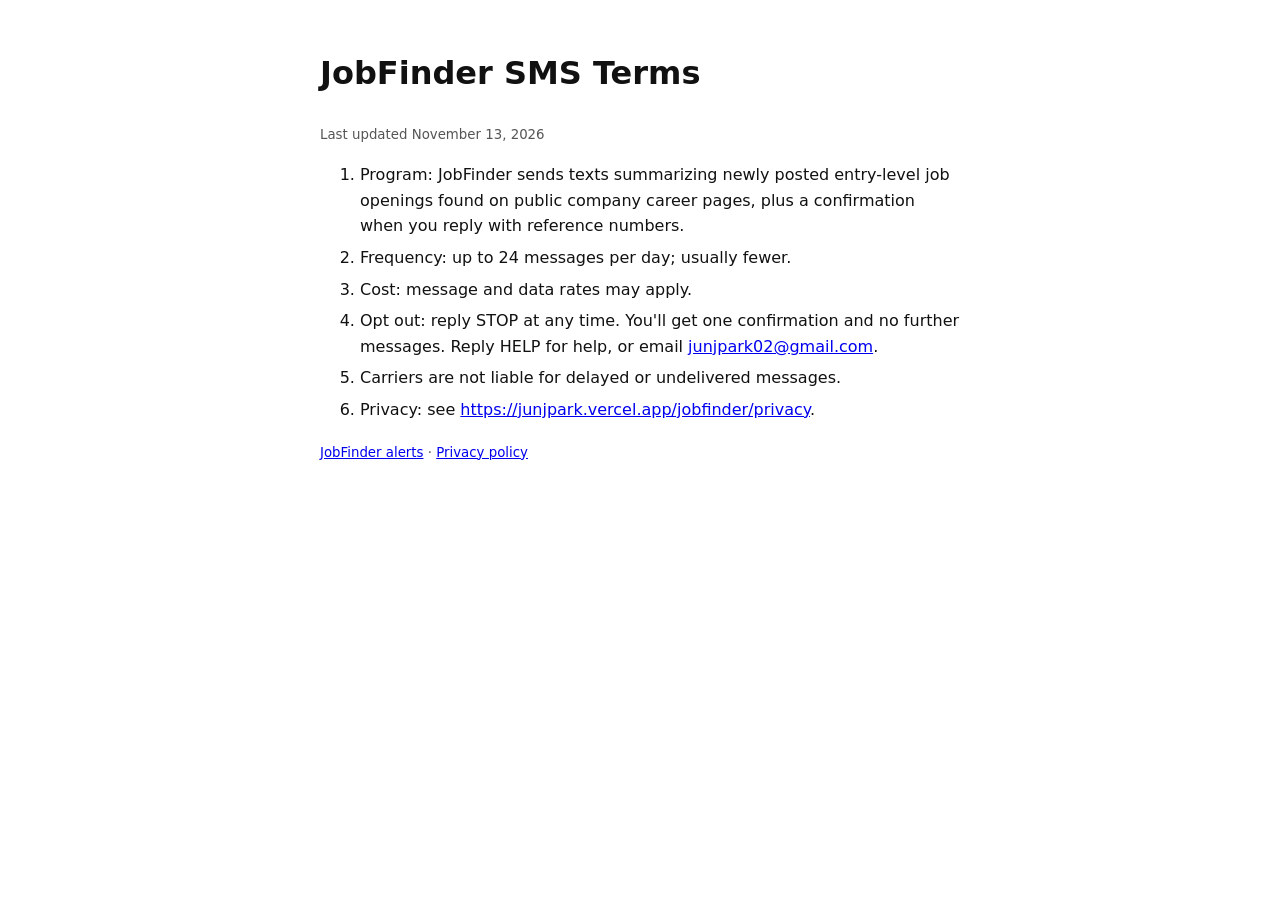
<file: jobfinder/terms/index.html>
<!doctype html>
<html lang="en"><head><meta charset="utf-8"><meta name="viewport" content="width=device-width,initial-scale=1">
<title>JobFinder SMS Terms</title>
<style>body{font:16px/1.6 system-ui,sans-serif;max-width:640px;margin:48px auto;padding:0 16px;color:#111;background:#fff}small{color:#555}li{margin:6px 0}</style></head><body>
<h1>JobFinder SMS Terms</h1>
<p><small>Last updated November 13, 2026</small></p>
<ol>
  <li>Program: JobFinder sends texts summarizing newly posted entry-level job openings found on public company career pages, plus a confirmation when you reply with reference numbers.</li>
  <li>Frequency: up to 24 messages per day; usually fewer.</li>
  <li>Cost: message and data rates may apply.</li>
  <li>Opt out: reply STOP at any time. You'll get one confirmation and no further messages. Reply HELP for help, or email <a href="mailto:junjpark02@gmail.com">junjpark02@gmail.com</a>.</li>
  <li>Carriers are not liable for delayed or undelivered messages.</li>
  <li>Privacy: see <a href="https://junjpark.vercel.app/jobfinder/privacy">https://junjpark.vercel.app/jobfinder/privacy</a>.</li>
</ol>
<p><small><a href="/jobfinder">JobFinder alerts</a> · <a href="/jobfinder/privacy">Privacy policy</a></small></p>
</body></html>
</file>
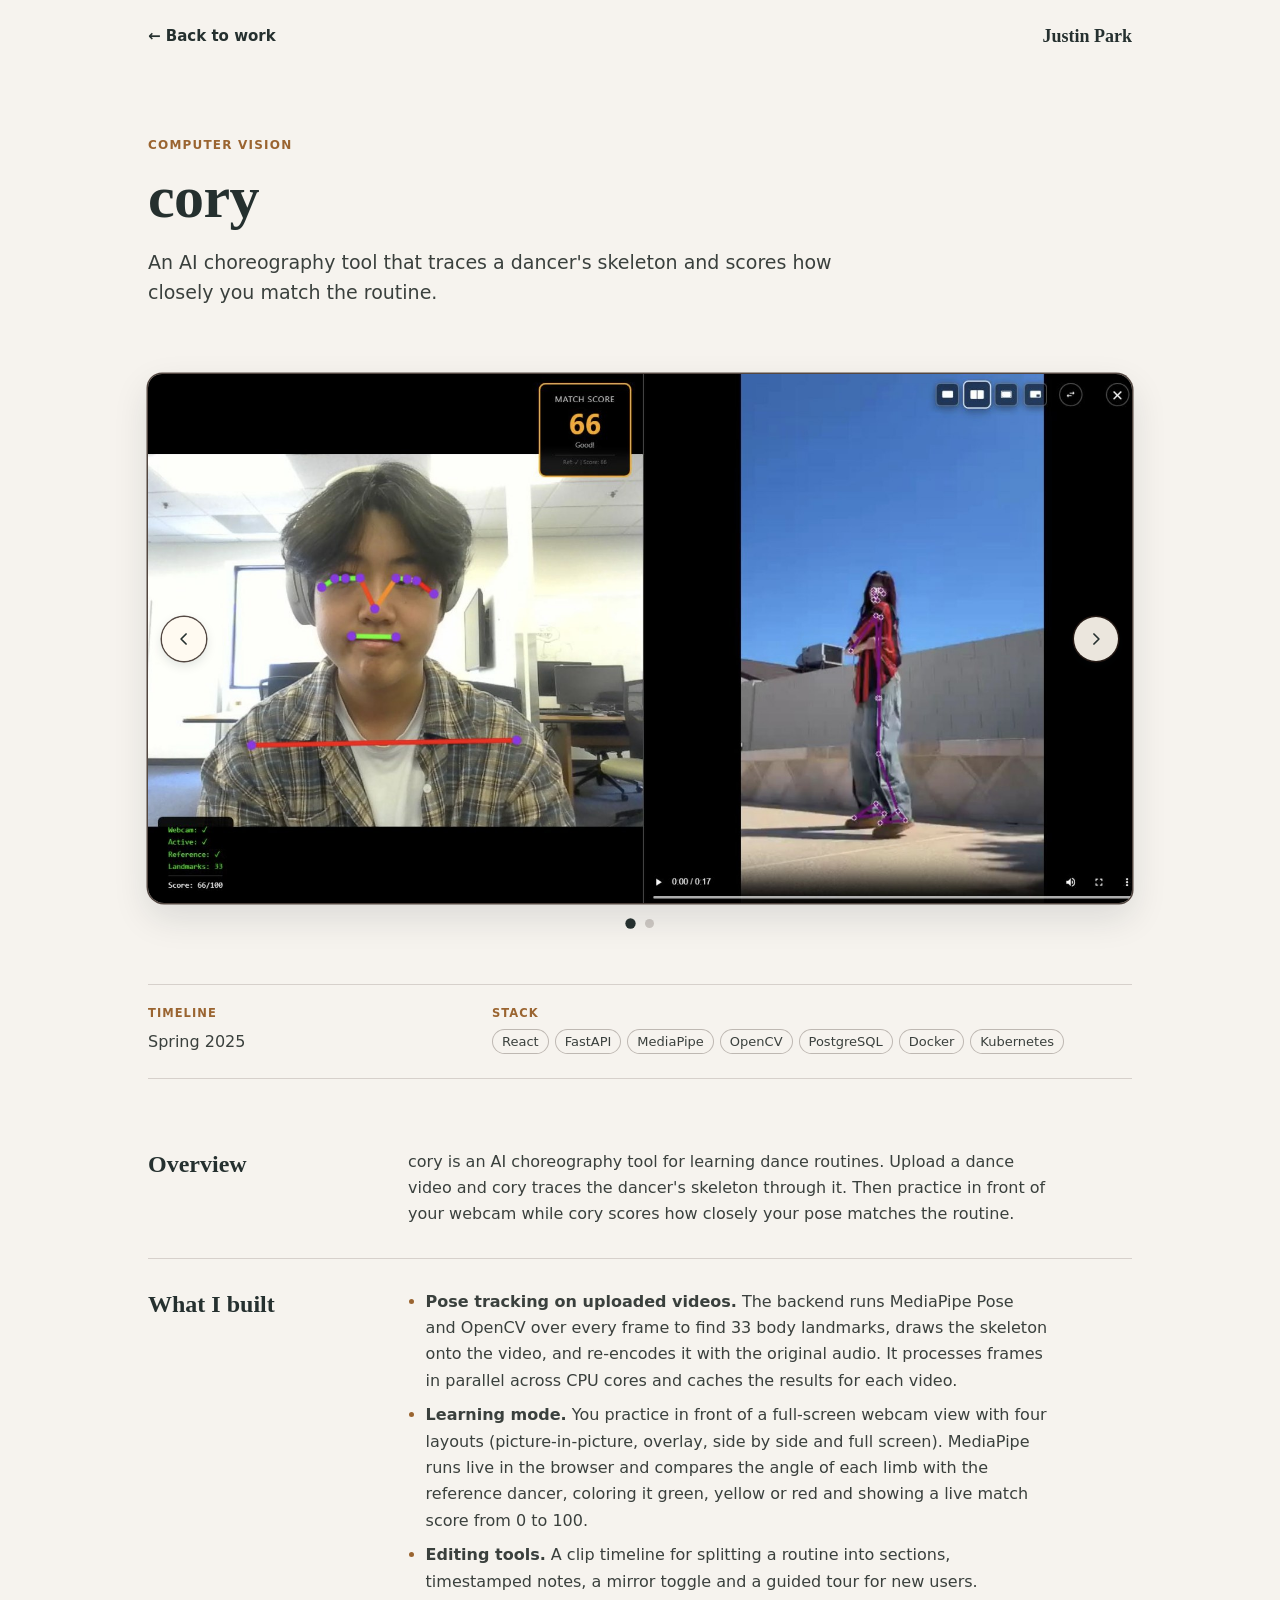
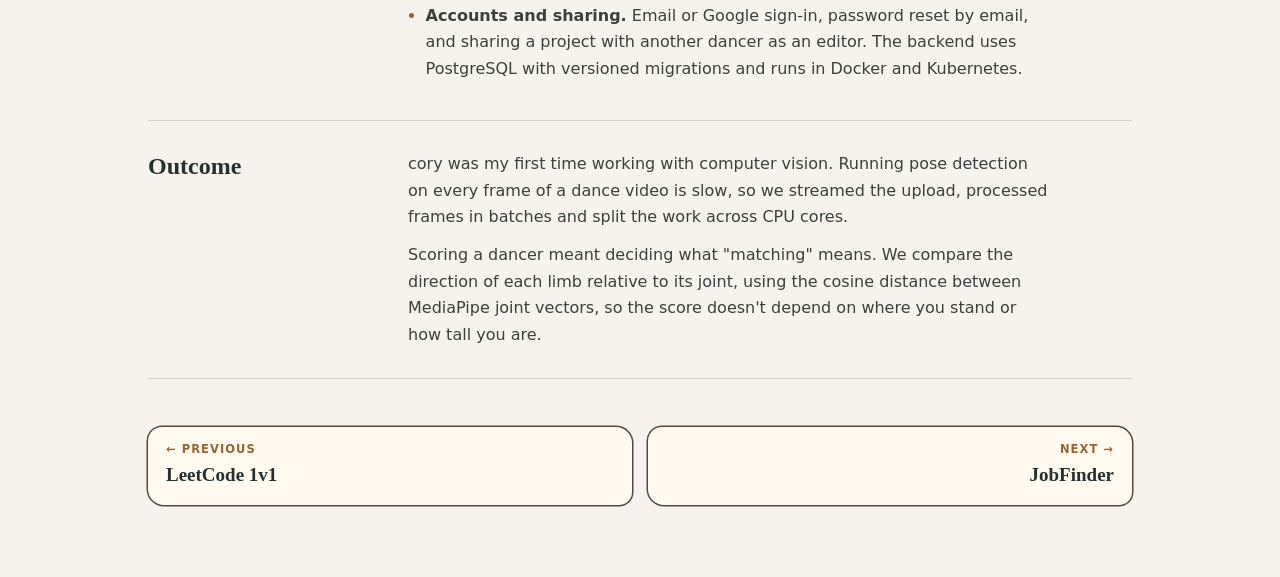
<file: projects/cory.html>
<!doctype html>
<html lang="en">
<head>
<meta charset="utf-8">
<meta name="viewport" content="width=device-width, initial-scale=1">
<link rel="icon" href="../favicon.svg" type="image/svg+xml">
<link rel="icon" href="../favicon-32.png" sizes="32x32" type="image/png">
<link rel="apple-touch-icon" href="../apple-touch-icon.png">
<title>cory · junjpark</title>
<meta name="description" content="An AI choreography tool that traces a dancer's skeleton and scores how closely you match the routine.">
<link rel="stylesheet" href="project.css">
</head>
<body>
<header class="wrap bar">
  <a class="back" href="../index.html#work">← Back to work</a>
  <a class="home" href="../index.html">Justin Park</a>
</header>
<main class="wrap">
  <section class="intro">
    <p class="kicker">Computer vision</p>
    <h1>cory</h1>
    <p class="summary">An AI choreography tool that traces a dancer's skeleton and scores how closely you match the routine.</p>
    <!-- Buttons: add inside .links (create it if missing); leave a button out when there is no link.
      <a class="btn primary" href="https://github.com/…" target="_blank" rel="noopener"><img src="../icons/github.svg" alt="" width="18" height="18">GitHub</a>
      <a class="btn" href="https://…" target="_blank" rel="noopener">Live demo<svg viewBox="0 0 24 24" width="16" height="16" aria-hidden="true"><path d="M14 4h6v6M20 4l-9 9M18 14v5a1 1 0 0 1-1 1H5a1 1 0 0 1-1-1V7a1 1 0 0 1 1-1h5" fill="none" stroke="currentColor" stroke-width="1.9" stroke-linecap="round" stroke-linejoin="round"/></svg></a> -->
  </section>
  <figure class="slides" style="--ratio: 1680 / 904" aria-label="Photos of cory">
    <div class="viewport">
      <div class="track">
        <img src="../work/cory.jpg" alt="cory" width="1680" height="904">
        <img src="img/cory/2.jpg" alt="Architecture diagram: a dancer uses the React frontend, which talks to a FastAPI backend backed by PostgreSQL, video uploads with a landmark cache, and Google sign-in and email; the backend sends videos through a pose pipeline (MediaPipe Pose and OpenCV, a parallel worker pool, then ffmpeg), and learning mode runs MediaPipe Pose on the webcam in the browser, compares joint angles with the reference landmarks and shows a 0 to 100 match score" width="2000" height="1125" loading="lazy">
        <!-- More photos: add <img src="img/cory/2.jpg" alt="…" loading="lazy"> lines here. Arrows and dots appear once there are two or more. -->
      </div>
      <button class="arrow prev" type="button" aria-label="Previous photo"><svg viewBox="0 0 24 24" width="20" height="20" aria-hidden="true"><path d="M14.5 6 8.5 12l6 6" fill="none" stroke="currentColor" stroke-width="2" stroke-linecap="round" stroke-linejoin="round"/></svg></button>
      <button class="arrow next" type="button" aria-label="Next photo"><svg viewBox="0 0 24 24" width="20" height="20" aria-hidden="true"><path d="M9.5 6l6 6-6 6" fill="none" stroke="currentColor" stroke-width="2" stroke-linecap="round" stroke-linejoin="round"/></svg></button>
    </div>
    <div class="dots"></div>
  </figure>
  <dl class="meta">
    <div><dt>Timeline</dt><dd>Spring 2025</dd></div>
    <div><dt>Stack</dt><dd><ul class="chips"><li>React</li><li>FastAPI</li><li>MediaPipe</li><li>OpenCV</li><li>PostgreSQL</li><li>Docker</li><li>Kubernetes</li></ul></dd></div>
  </dl>
  <section class="block">
    <h2>Overview</h2>
    <div>
      <p>cory is an AI choreography tool for learning dance routines. Upload a dance video and cory traces the dancer's skeleton through it. Then practice in front of your webcam while cory scores how closely your pose matches the routine.</p>
    </div>
  </section>
  <section class="block">
    <h2>What I built</h2>
    <div>
      <ul>
        <li><strong>Pose tracking on uploaded videos.</strong> The backend runs MediaPipe Pose and OpenCV over every frame to find 33 body landmarks, draws the skeleton onto the video, and re-encodes it with the original audio. It processes frames in parallel across CPU cores and caches the results for each video.</li>
        <li><strong>Learning mode.</strong> You practice in front of a full-screen webcam view with four layouts (picture-in-picture, overlay, side by side and full screen). MediaPipe runs live in the browser and compares the angle of each limb with the reference dancer, coloring it green, yellow or red and showing a live match score from 0 to 100.</li>
        <li><strong>Editing tools.</strong> A clip timeline for splitting a routine into sections, timestamped notes, a mirror toggle and a guided tour for new users.</li>
        <li><strong>Accounts and sharing.</strong> Email or Google sign-in, password reset by email, and sharing a project with another dancer as an editor. The backend uses PostgreSQL with versioned migrations and runs in Docker and Kubernetes.</li>
      </ul>
    </div>
  </section>
  <section class="block">
    <h2>Outcome</h2>
    <div>
      <p>cory was my first time working with computer vision. Running pose detection on every frame of a dance video is slow, so we streamed the upload, processed frames in batches and split the work across CPU cores.</p>
      <p>Scoring a dancer meant deciding what "matching" means. We compare the direction of each limb relative to its joint, using the cosine distance between MediaPipe joint vectors, so the score doesn't depend on where you stand or how tall you are.</p>
    </div>
  </section>
  <nav class="more" aria-label="More projects">
    <a class="prev" href="leetcode-1v1.html"><small>← Previous</small><strong>LeetCode 1v1</strong></a>
    <a class="next" href="job-finder.html"><small>Next →</small><strong>JobFinder</strong></a>
  </nav>
</main>
<script src="slideshow.js"></script>
</body>
</html>
</file>
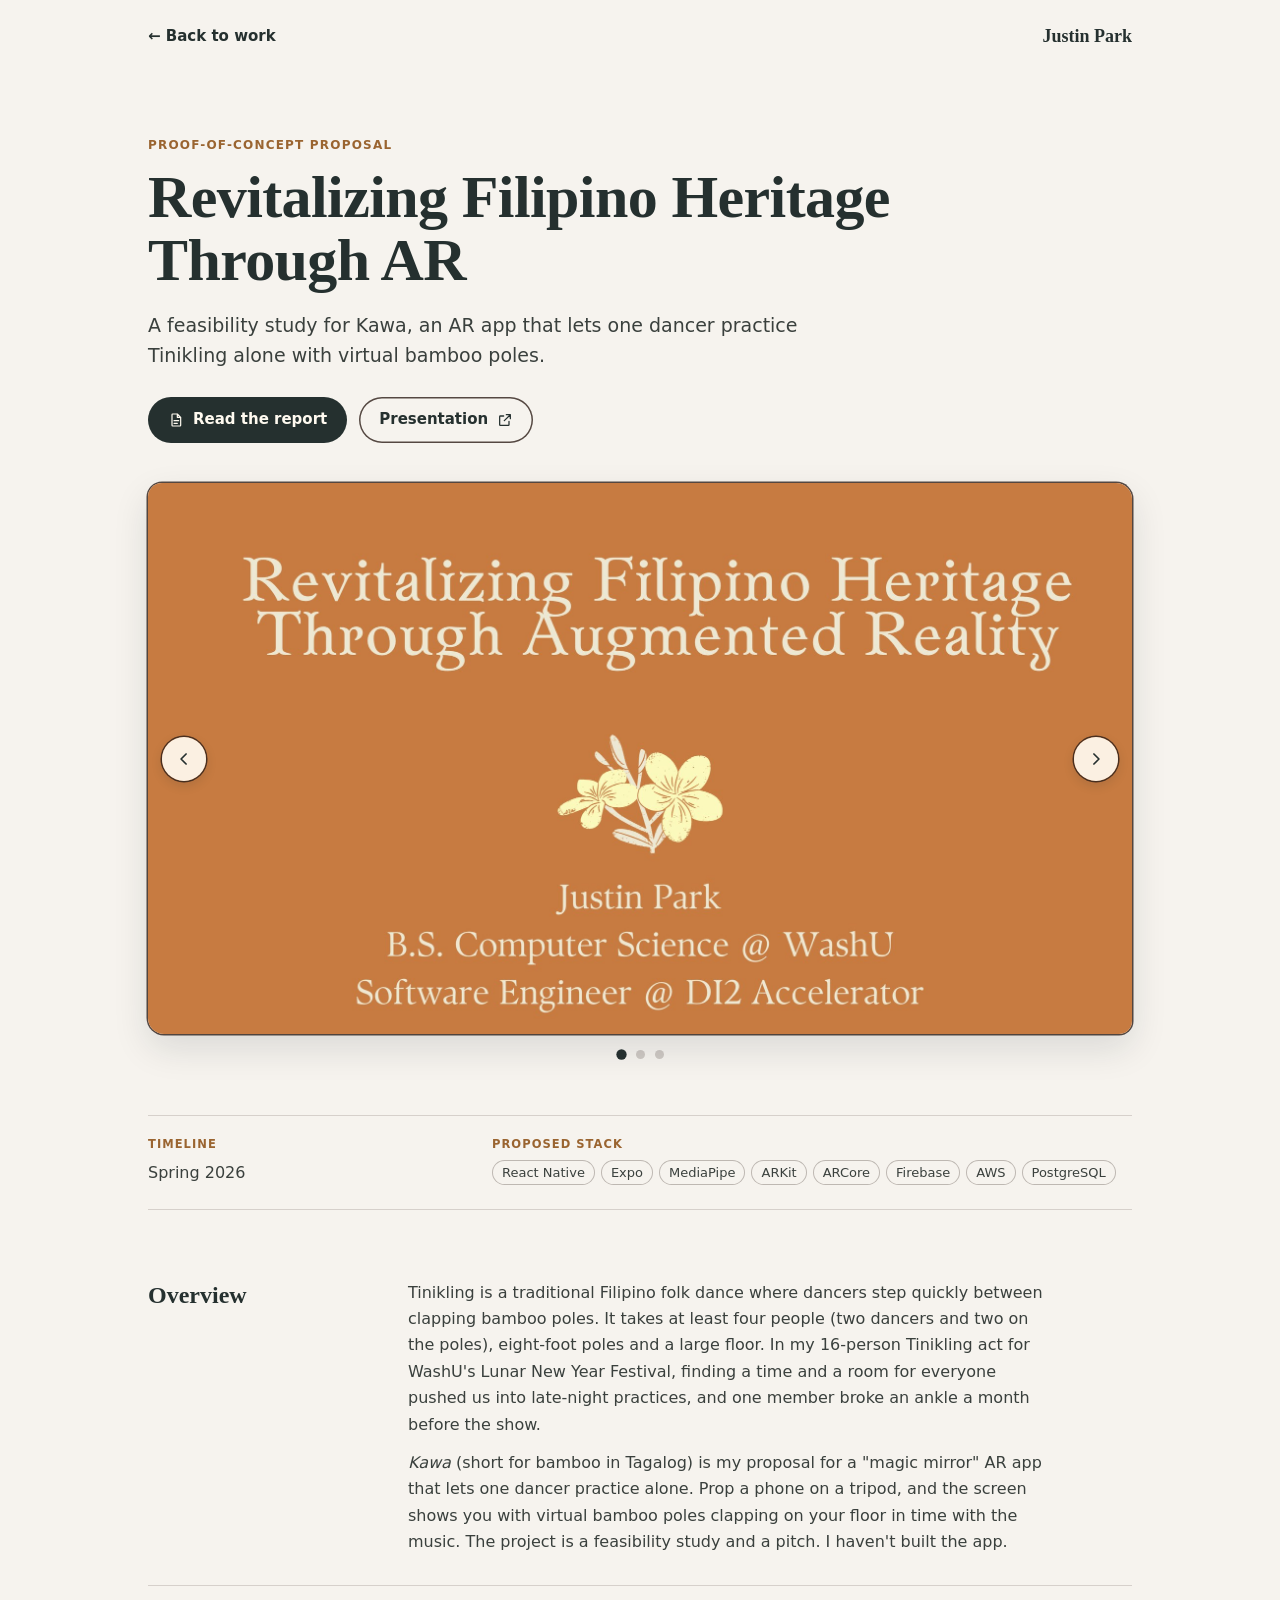
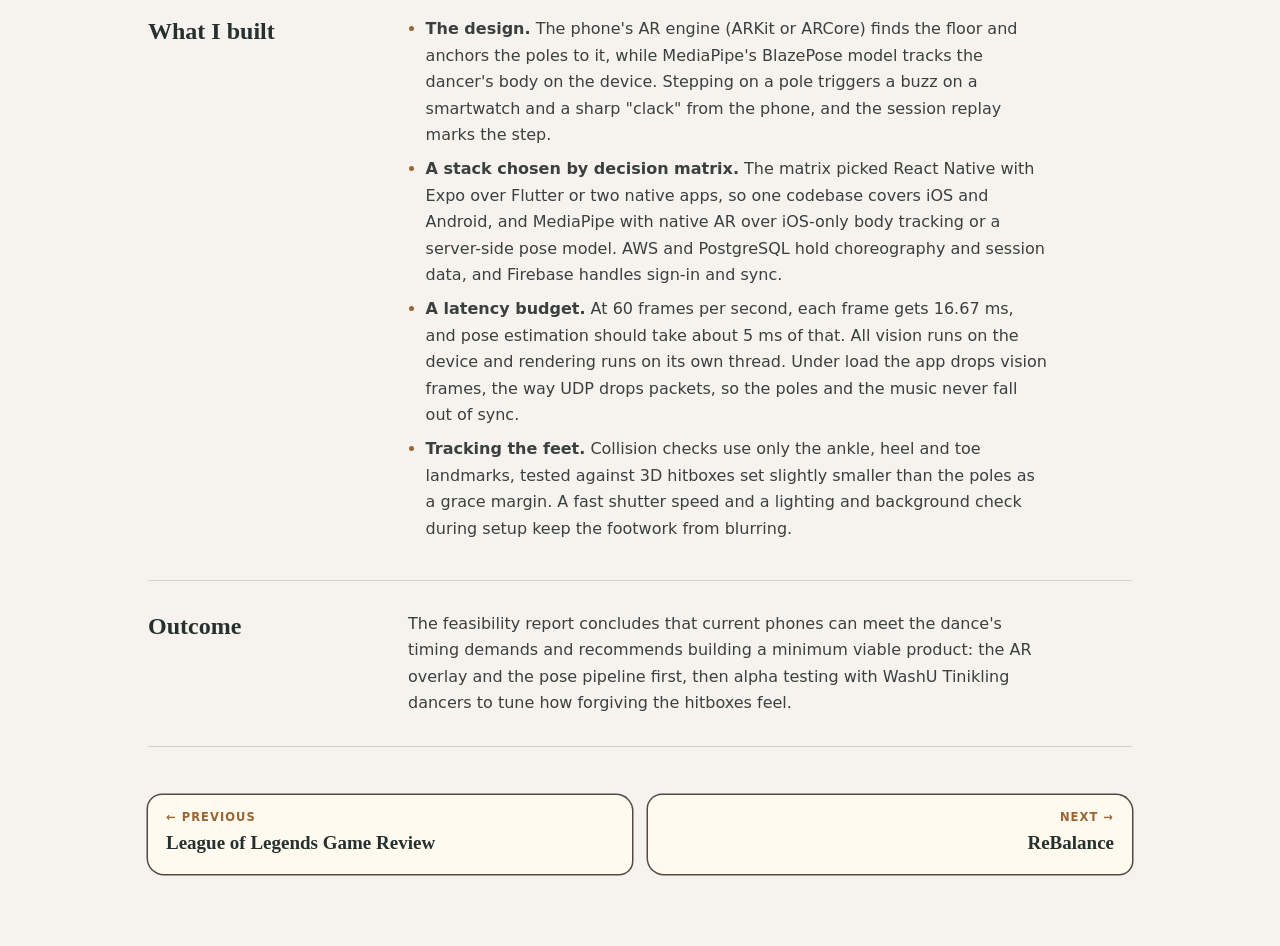
<file: projects/filipino-heritage-ar.html>
<!doctype html>
<html lang="en">
<head>
<meta charset="utf-8">
<meta name="viewport" content="width=device-width, initial-scale=1">
<link rel="icon" href="../favicon.svg" type="image/svg+xml">
<link rel="icon" href="../favicon-32.png" sizes="32x32" type="image/png">
<link rel="apple-touch-icon" href="../apple-touch-icon.png">
<title>Revitalizing Filipino Heritage Through AR · junjpark</title>
<meta name="description" content="A feasibility study for Kawa, an AR app that lets one dancer practice Tinikling alone with virtual bamboo poles.">
<link rel="stylesheet" href="project.css">
</head>
<body>
<header class="wrap bar">
  <a class="back" href="../index.html#work">← Back to work</a>
  <a class="home" href="../index.html">Justin Park</a>
</header>
<main class="wrap">
  <section class="intro">
    <p class="kicker">Proof-of-concept proposal</p>
    <h1>Revitalizing Filipino Heritage Through AR</h1>
    <p class="summary">A feasibility study for Kawa, an AR app that lets one dancer practice Tinikling alone with virtual bamboo poles.</p>
    <div class="links">
      <a class="btn primary" href="Filipino%20Heritage%20AR%20Report.pdf" target="_blank" rel="noopener"><svg viewBox="0 0 24 24" width="16" height="16" aria-hidden="true"><path d="M7 3h7l5 5v12a1 1 0 0 1-1 1H7a1 1 0 0 1-1-1V4a1 1 0 0 1 1-1Z M14 3v5h5 M9 13h7M9 17h5" fill="none" stroke="currentColor" stroke-width="1.8" stroke-linejoin="round" stroke-linecap="round"/></svg>Read the report</a>
      <a class="btn" href="Filipino%20Heritage%20AR%20Presentation.pdf" target="_blank" rel="noopener">Presentation<svg viewBox="0 0 24 24" width="16" height="16" aria-hidden="true"><path d="M14 4h6v6M20 4l-9 9M18 14v5a1 1 0 0 1-1 1H5a1 1 0 0 1-1-1V7a1 1 0 0 1 1-1h5" fill="none" stroke="currentColor" stroke-width="1.9" stroke-linecap="round" stroke-linejoin="round"/></svg></a>
    </div>
    <!-- Buttons: add inside .links (create it if missing); leave a button out when there is no link.
      <a class="btn primary" href="https://github.com/…" target="_blank" rel="noopener"><img src="../icons/github.svg" alt="" width="18" height="18">GitHub</a>
      <a class="btn" href="https://…" target="_blank" rel="noopener">Live demo<svg viewBox="0 0 24 24" width="16" height="16" aria-hidden="true"><path d="M14 4h6v6M20 4l-9 9M18 14v5a1 1 0 0 1-1 1H5a1 1 0 0 1-1-1V7a1 1 0 0 1 1-1h5" fill="none" stroke="currentColor" stroke-width="1.9" stroke-linecap="round" stroke-linejoin="round"/></svg></a> -->
  </section>
  <figure class="slides" style="--ratio: 2000 / 1121" aria-label="Photos of Revitalizing Filipino Heritage Through AR">
    <div class="viewport">
      <div class="track">
        <img src="../work/filipino-heritage-ar.jpg" alt="Revitalizing Filipino Heritage Through AR" width="2000" height="1121">
        <img src="img/filipino-heritage-ar/2.jpg" alt="Presentation slide: the architecture as five steps, from 60 fps camera capture to GPU pre-processing, NPU pose estimation, CPU collision detection between feet and bamboo poles, and the interface that draws the poles and vibrates on a collision" width="2000" height="1125" loading="lazy">
        <img src="img/filipino-heritage-ar/3.jpg" alt="Figure 2 from the report: the processing pipeline in three phases, initialization and plane detection, execution (pre-processing and BlazePose inference) and feedback (collision detection, haptics, rendering and screen output)" width="2000" height="1125" loading="lazy">
        <!-- More photos: add <img src="img/filipino-heritage-ar/2.jpg" alt="…" loading="lazy"> lines here. Arrows and dots appear once there are two or more. -->
      </div>
      <button class="arrow prev" type="button" aria-label="Previous photo"><svg viewBox="0 0 24 24" width="20" height="20" aria-hidden="true"><path d="M14.5 6 8.5 12l6 6" fill="none" stroke="currentColor" stroke-width="2" stroke-linecap="round" stroke-linejoin="round"/></svg></button>
      <button class="arrow next" type="button" aria-label="Next photo"><svg viewBox="0 0 24 24" width="20" height="20" aria-hidden="true"><path d="M9.5 6l6 6-6 6" fill="none" stroke="currentColor" stroke-width="2" stroke-linecap="round" stroke-linejoin="round"/></svg></button>
    </div>
    <div class="dots"></div>
  </figure>
  <dl class="meta">
    <div><dt>Timeline</dt><dd>Spring 2026</dd></div>
    <div><dt>Proposed stack</dt><dd><ul class="chips"><li>React Native</li><li>Expo</li><li>MediaPipe</li><li>ARKit</li><li>ARCore</li><li>Firebase</li><li>AWS</li><li>PostgreSQL</li></ul></dd></div>
  </dl>
  <section class="block">
    <h2>Overview</h2>
    <div>
      <p>Tinikling is a traditional Filipino folk dance where dancers step quickly between clapping bamboo poles. It takes at least four people (two dancers and two on the poles), eight-foot poles and a large floor. In my 16-person Tinikling act for WashU's Lunar New Year Festival, finding a time and a room for everyone pushed us into late-night practices, and one member broke an ankle a month before the show.</p>
      <p><em>Kawa</em> (short for bamboo in Tagalog) is my proposal for a "magic mirror" AR app that lets one dancer practice alone. Prop a phone on a tripod, and the screen shows you with virtual bamboo poles clapping on your floor in time with the music. The project is a feasibility study and a pitch. I haven't built the app.</p>
    </div>
  </section>
  <section class="block">
    <h2>What I built</h2>
    <div>
      <ul>
        <li><strong>The design.</strong> The phone's AR engine (ARKit or ARCore) finds the floor and anchors the poles to it, while MediaPipe's BlazePose model tracks the dancer's body on the device. Stepping on a pole triggers a buzz on a smartwatch and a sharp "clack" from the phone, and the session replay marks the step.</li>
        <li><strong>A stack chosen by decision matrix.</strong> The matrix picked React Native with Expo over Flutter or two native apps, so one codebase covers iOS and Android, and MediaPipe with native AR over iOS-only body tracking or a server-side pose model. AWS and PostgreSQL hold choreography and session data, and Firebase handles sign-in and sync.</li>
        <li><strong>A latency budget.</strong> At 60 frames per second, each frame gets 16.67 ms, and pose estimation should take about 5 ms of that. All vision runs on the device and rendering runs on its own thread. Under load the app drops vision frames, the way UDP drops packets, so the poles and the music never fall out of sync.</li>
        <li><strong>Tracking the feet.</strong> Collision checks use only the ankle, heel and toe landmarks, tested against 3D hitboxes set slightly smaller than the poles as a grace margin. A fast shutter speed and a lighting and background check during setup keep the footwork from blurring.</li>
      </ul>
    </div>
  </section>
  <section class="block">
    <h2>Outcome</h2>
    <div>
      <p>The feasibility report concludes that current phones can meet the dance's timing demands and recommends building a minimum viable product: the AR overlay and the pose pipeline first, then alpha testing with WashU Tinikling dancers to tune how forgiving the hitboxes feel.</p>
    </div>
  </section>
  <nav class="more" aria-label="More projects">
    <a class="prev" href="league-game-review.html"><small>← Previous</small><strong>League of Legends Game Review</strong></a>
    <a class="next" href="rebalance.html"><small>Next →</small><strong>ReBalance</strong></a>
  </nav>
</main>
<script src="slideshow.js"></script>
</body>
</html>
</file>
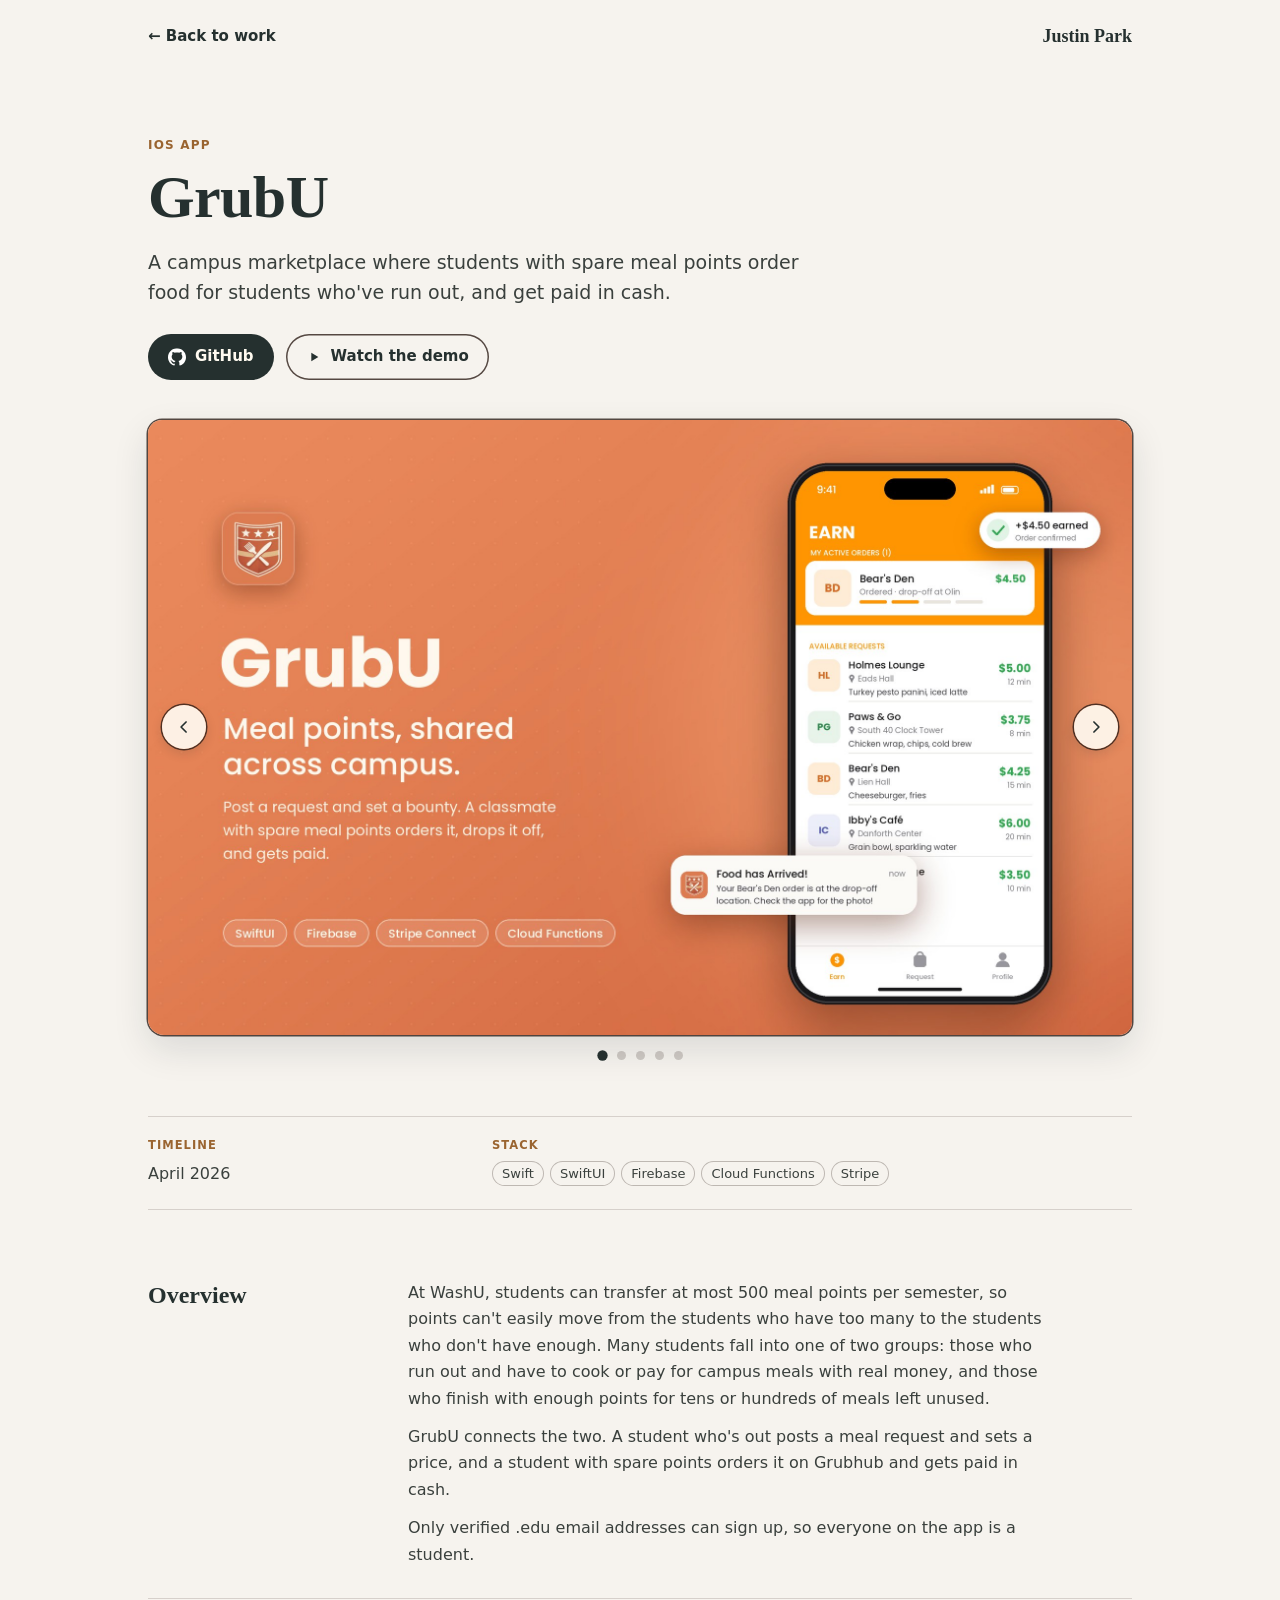
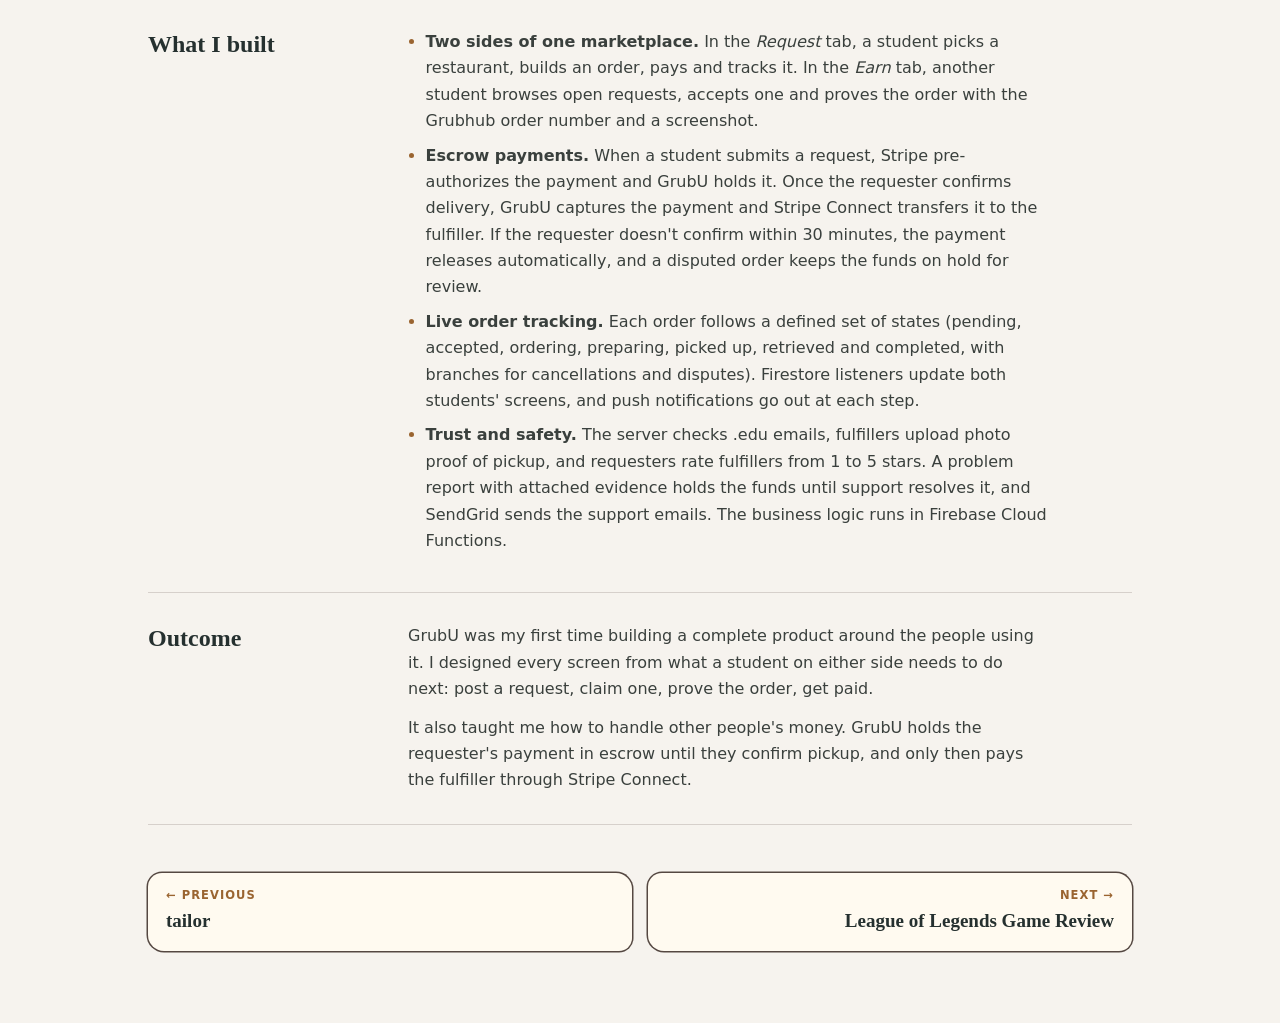
<file: projects/grubu.html>
<!doctype html>
<html lang="en">
<head>
<meta charset="utf-8">
<meta name="viewport" content="width=device-width, initial-scale=1">
<link rel="icon" href="../favicon.svg" type="image/svg+xml">
<link rel="icon" href="../favicon-32.png" sizes="32x32" type="image/png">
<link rel="apple-touch-icon" href="../apple-touch-icon.png">
<title>GrubU · junjpark</title>
<meta name="description" content="A campus marketplace where students with spare meal points order food for students who've run out, and get paid in cash.">
<link rel="stylesheet" href="project.css">
</head>
<body>
<header class="wrap bar">
  <a class="back" href="../index.html#work">← Back to work</a>
  <a class="home" href="../index.html">Justin Park</a>
</header>
<main class="wrap">
  <section class="intro">
    <p class="kicker">iOS app</p>
    <h1>GrubU</h1>
    <p class="summary">A campus marketplace where students with spare meal points order food for students who've run out, and get paid in cash.</p>
    <div class="links">
      <a class="btn primary" href="https://github.com/junjpark/grubu" target="_blank" rel="noopener"><img src="../icons/github.svg" alt="" width="18" height="18">GitHub</a>
      <a class="btn" href="https://youtu.be/Z_NUT5ZfQmk" target="_blank" rel="noopener"><svg viewBox="0 0 24 24" width="16" height="16" aria-hidden="true"><path d="M8 5.5v13l10.5-6.5Z" fill="currentColor"/></svg>Watch the demo</a>
    </div>
    <!-- Buttons: add inside .links (create it if missing); leave a button out when there is no link.
      <a class="btn primary" href="https://github.com/…" target="_blank" rel="noopener"><img src="../icons/github.svg" alt="" width="18" height="18">GitHub</a>
      <a class="btn" href="https://…" target="_blank" rel="noopener">Live demo<svg viewBox="0 0 24 24" width="16" height="16" aria-hidden="true"><path d="M14 4h6v6M20 4l-9 9M18 14v5a1 1 0 0 1-1 1H5a1 1 0 0 1-1-1V7a1 1 0 0 1 1-1h5" fill="none" stroke="currentColor" stroke-width="1.9" stroke-linecap="round" stroke-linejoin="round"/></svg></a> -->
  </section>
  <figure class="slides" style="--ratio: 2000 / 1250" aria-label="Photos of GrubU">
    <div class="viewport">
      <div class="track">
        <img src="../work/grubu.jpg" alt="GrubU" width="2000" height="1250">
        <img src="img/grubu/2.jpg" alt="Architecture diagram: the SwiftUI app talks to Firebase Auth, Firestore, Cloud Functions, Cloud Messaging and Storage, and Cloud Functions use Stripe Connect for escrow and payouts, SendGrid for support emails and the Gmail API for email parsing" width="2000" height="1133" loading="lazy">
        <img src="img/grubu/3.jpg" alt="User flows for the requester (log in, create a request, submit with funds pre-authorized, track the order, confirm delivery or report a problem) and the fulfiller (accept a request, place the Grubhub order, upload proof, get paid through Stripe)" width="2000" height="1122" loading="lazy">
        <img src="img/grubu/4.jpg" alt="Payment flow sequence diagram between the requester, GrubU, Stripe and the fulfiller: funds are held when the request is submitted and captured and transferred when delivery is confirmed, with auto-release after 30 minutes and holds during disputes" width="2000" height="1129" loading="lazy">
        <img src="img/grubu/5.jpg" alt="Order state machine: pending, accepted, ordering, preparing, picked up, retrieved and completed, with cancelled and disputed then resolved branches" width="2000" height="1130" loading="lazy">
        <!-- More photos: add <img src="img/grubu/2.jpg" alt="…" loading="lazy"> lines here. Arrows and dots appear once there are two or more. -->
      </div>
      <button class="arrow prev" type="button" aria-label="Previous photo"><svg viewBox="0 0 24 24" width="20" height="20" aria-hidden="true"><path d="M14.5 6 8.5 12l6 6" fill="none" stroke="currentColor" stroke-width="2" stroke-linecap="round" stroke-linejoin="round"/></svg></button>
      <button class="arrow next" type="button" aria-label="Next photo"><svg viewBox="0 0 24 24" width="20" height="20" aria-hidden="true"><path d="M9.5 6l6 6-6 6" fill="none" stroke="currentColor" stroke-width="2" stroke-linecap="round" stroke-linejoin="round"/></svg></button>
    </div>
    <div class="dots"></div>
  </figure>
  <dl class="meta">
    <div><dt>Timeline</dt><dd>April 2026</dd></div>
    <div><dt>Stack</dt><dd><ul class="chips"><li>Swift</li><li>SwiftUI</li><li>Firebase</li><li>Cloud Functions</li><li>Stripe</li></ul></dd></div>
  </dl>
  <section class="block">
    <h2>Overview</h2>
    <div>
      <p>At WashU, students can transfer at most 500 meal points per semester, so points can't easily move from the students who have too many to the students who don't have enough. Many students fall into one of two groups: those who run out and have to cook or pay for campus meals with real money, and those who finish with enough points for tens or hundreds of meals left unused.</p>
      <p>GrubU connects the two. A student who's out posts a meal request and sets a price, and a student with spare points orders it on Grubhub and gets paid in cash.</p>
      <p>Only verified .edu email addresses can sign up, so everyone on the app is a student.</p>
    </div>
  </section>
  <section class="block">
    <h2>What I built</h2>
    <div>
      <ul>
        <li><strong>Two sides of one marketplace.</strong> In the <em>Request</em> tab, a student picks a restaurant, builds an order, pays and tracks it. In the <em>Earn</em> tab, another student browses open requests, accepts one and proves the order with the Grubhub order number and a screenshot.</li>
        <li><strong>Escrow payments.</strong> When a student submits a request, Stripe pre-authorizes the payment and GrubU holds it. Once the requester confirms delivery, GrubU captures the payment and Stripe Connect transfers it to the fulfiller. If the requester doesn't confirm within 30 minutes, the payment releases automatically, and a disputed order keeps the funds on hold for review.</li>
        <li><strong>Live order tracking.</strong> Each order follows a defined set of states (pending, accepted, ordering, preparing, picked up, retrieved and completed, with branches for cancellations and disputes). Firestore listeners update both students' screens, and push notifications go out at each step.</li>
        <li><strong>Trust and safety.</strong> The server checks .edu emails, fulfillers upload photo proof of pickup, and requesters rate fulfillers from 1 to 5 stars. A problem report with attached evidence holds the funds until support resolves it, and SendGrid sends the support emails. The business logic runs in Firebase Cloud Functions.</li>
      </ul>
    </div>
  </section>
  <section class="block">
    <h2>Outcome</h2>
    <div>
      <p>GrubU was my first time building a complete product around the people using it. I designed every screen from what a student on either side needs to do next: post a request, claim one, prove the order, get paid.</p>
      <p>It also taught me how to handle other people's money. GrubU holds the requester's payment in escrow until they confirm pickup, and only then pays the fulfiller through Stripe Connect.</p>
    </div>
  </section>
  <nav class="more" aria-label="More projects">
    <a class="prev" href="tailor.html"><small>← Previous</small><strong>tailor</strong></a>
    <a class="next" href="league-game-review.html"><small>Next →</small><strong>League of Legends Game Review</strong></a>
  </nav>
</main>
<script src="slideshow.js"></script>
</body>
</html>
</file>
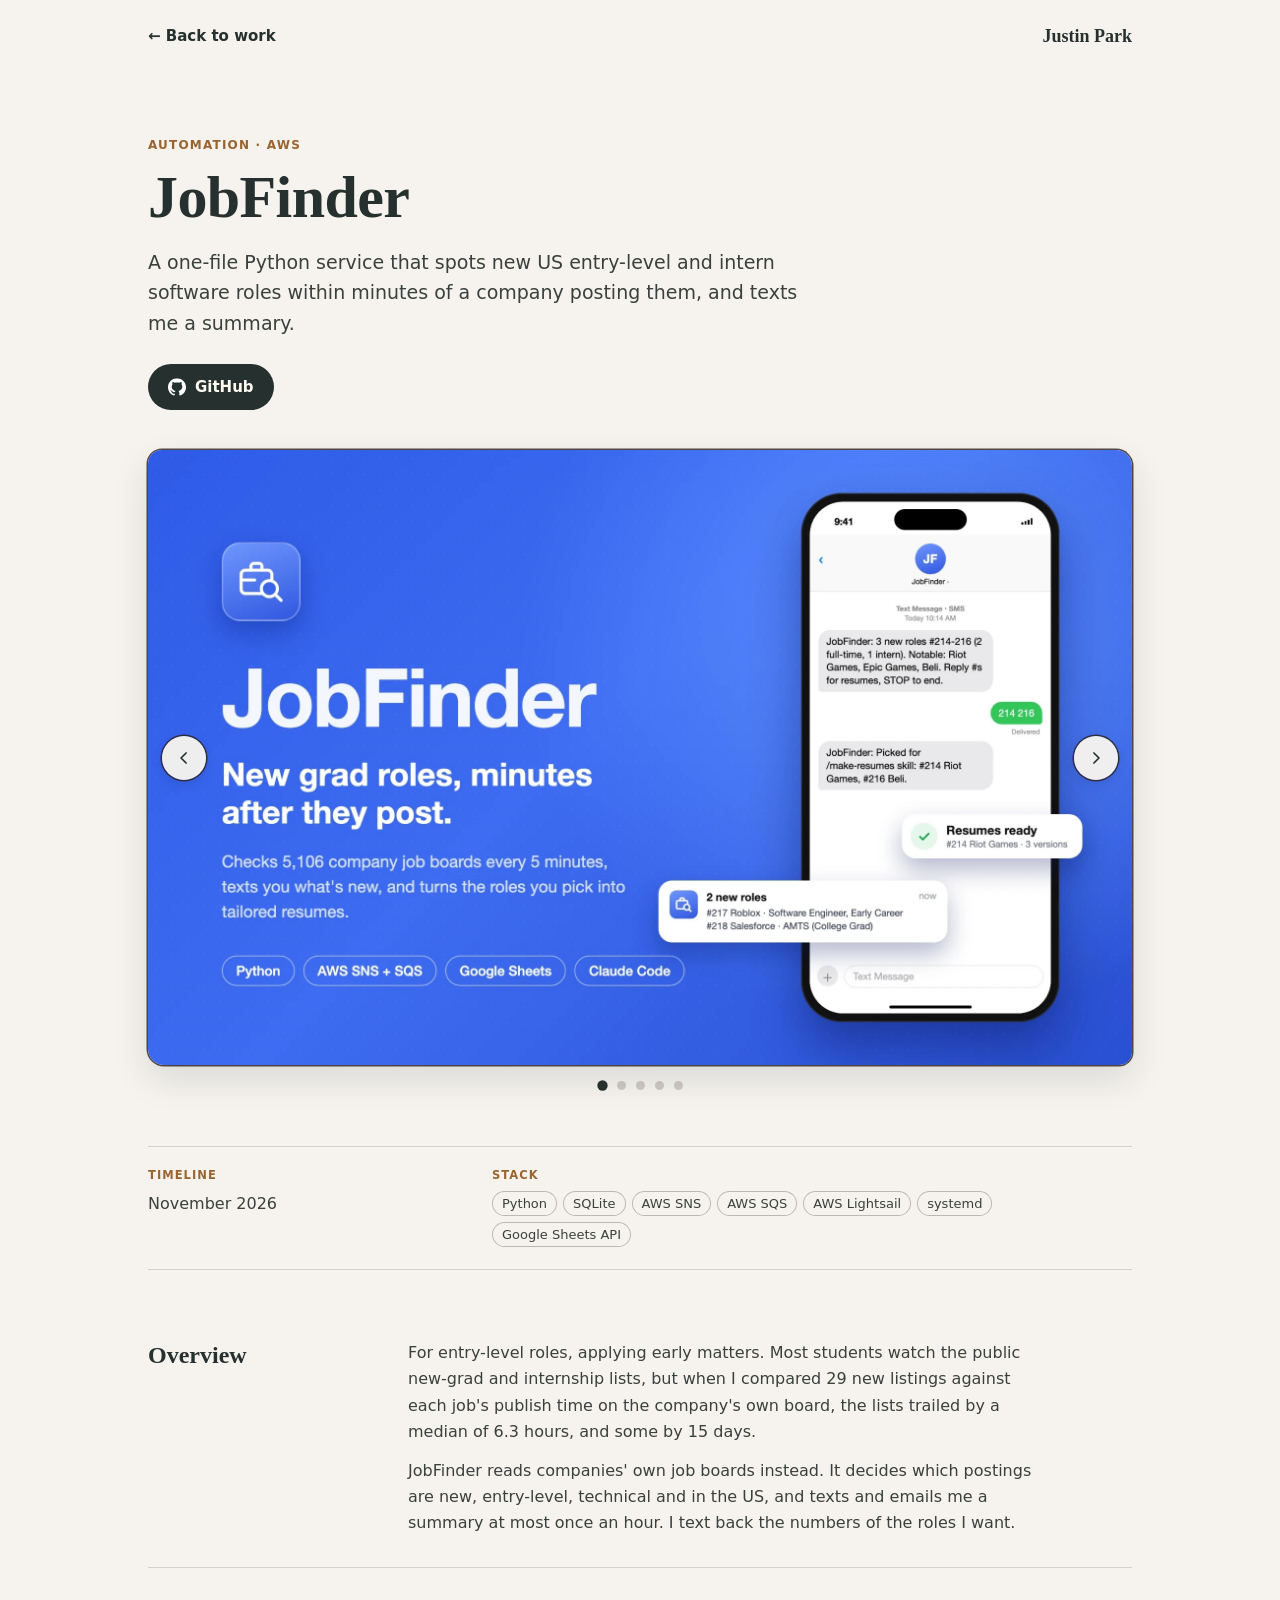
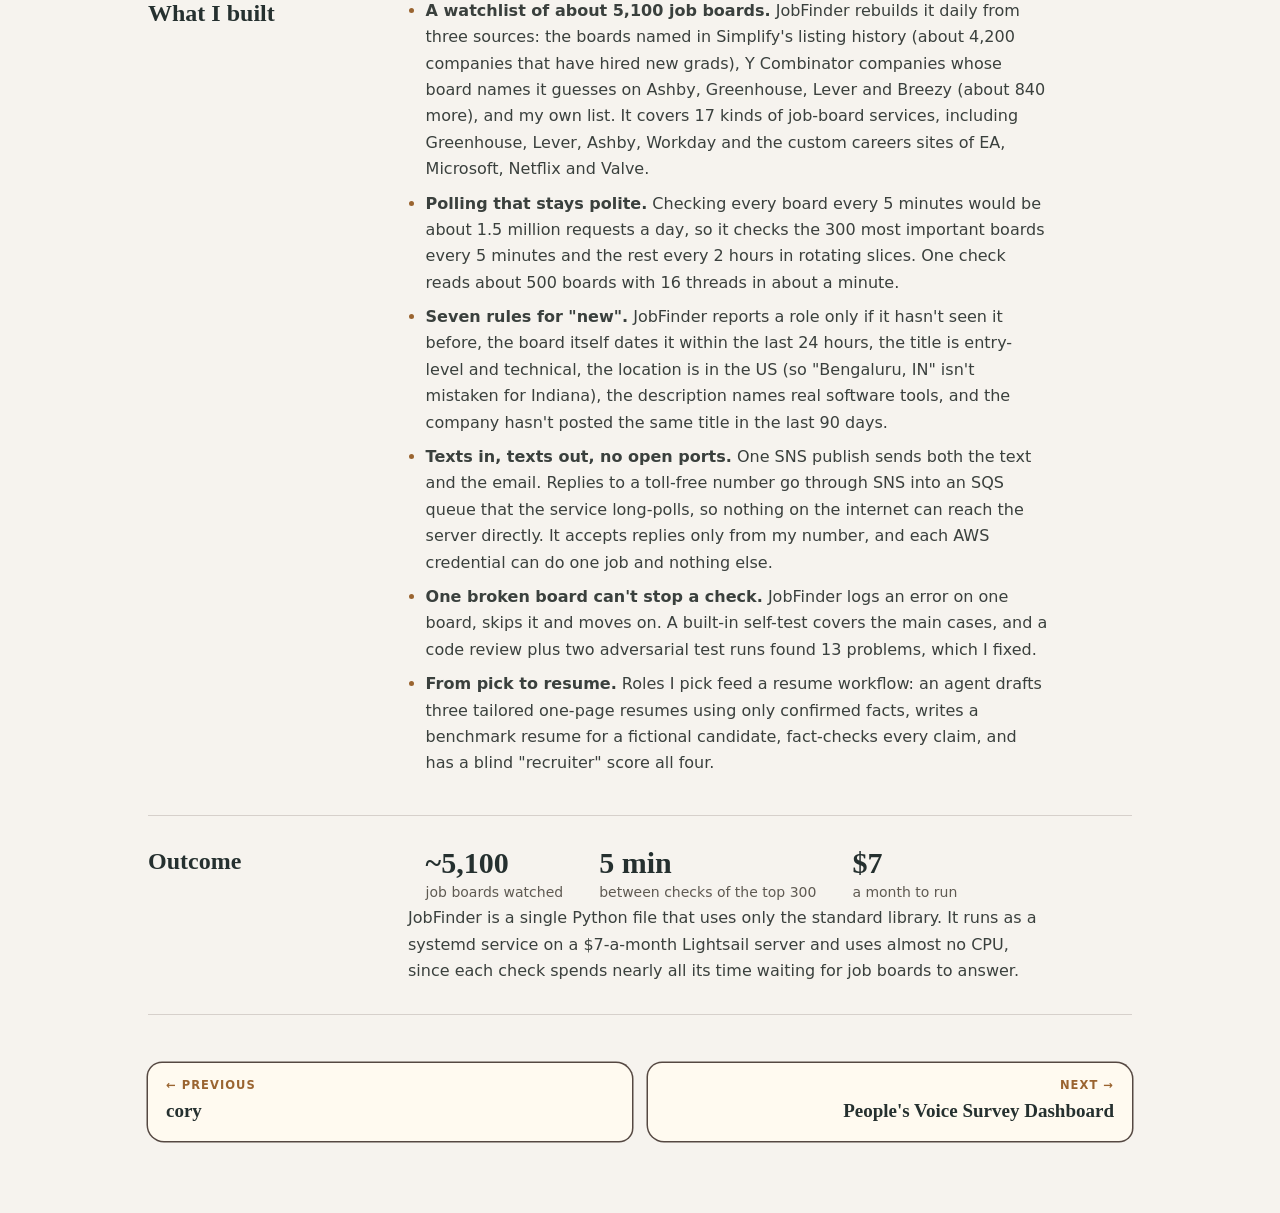
<file: projects/job-finder.html>
<!doctype html>
<html lang="en">
<head>
<meta charset="utf-8">
<meta name="viewport" content="width=device-width, initial-scale=1">
<link rel="icon" href="../favicon.svg" type="image/svg+xml">
<link rel="icon" href="../favicon-32.png" sizes="32x32" type="image/png">
<link rel="apple-touch-icon" href="../apple-touch-icon.png">
<title>JobFinder · junjpark</title>
<meta name="description" content="A one-file Python service that spots new US entry-level and intern software roles within minutes of a company posting them, and texts me a summary.">
<link rel="stylesheet" href="project.css">
</head>
<body>
<header class="wrap bar">
  <a class="back" href="../index.html#work">← Back to work</a>
  <a class="home" href="../index.html">Justin Park</a>
</header>
<main class="wrap">
  <section class="intro">
    <p class="kicker">Automation · AWS</p>
    <h1>JobFinder</h1>
    <p class="summary">A one-file Python service that spots new US entry-level and intern software roles within minutes of a company posting them, and texts me a summary.</p>
    <div class="links">
      <a class="btn primary" href="https://github.com/junjpark/job_finder" target="_blank" rel="noopener"><img src="../icons/github.svg" alt="" width="18" height="18">GitHub</a>
    </div>
  </section>
  <figure class="slides" style="--ratio: 2000 / 1250" aria-label="Photos of JobFinder">
    <div class="viewport">
      <div class="track">
        <img src="../work/job-finder.jpg" alt="JobFinder: new grad roles, minutes after they post. A phone shows the text thread: a report of three new roles, a reply picking two of them, and a confirmation, with notifications for two more roles and finished resumes" width="2000" height="1250">
        <img src="img/job-finder/2.jpg" alt="Architecture diagram: Simplify lists, YC companies and my own list build a daily watchlist of 5,106 boards; finder.py on a Lightsail server checks about 500 job boards every 5 minutes, filters for entry-level US software roles posted in the last 24 hours, stores role numbers in SQLite, and sends new roles to an SNS topic (email and text) and a Google Sheet; text replies come back through an SQS queue, and picks go to a resume workflow on my Mac that drafts three resumes and a benchmark, then ranks them with a blind recruiter" width="1600" height="900" loading="lazy">
        <img src="img/job-finder/3.jpg" alt="Text thread with JobFinder: a report of three new roles numbered 214 to 216, my reply 214 216, a confirmation that Riot Games and Beli were picked for resumes, and an hour later a report of two more roles" width="924" height="2000" loading="lazy">
        <img src="img/job-finder/4.jpg" alt="Hourly report email titled 'JobFinder: 18 new roles #77–94', listing each role with company, title, location, pay and a link to the company's own job posting" width="2000" height="1262" loading="lazy">
        <img src="img/job-finder/5.jpg" alt="Google Sheet tab 'job finder' listing each role's number, the time it was found, company, title and location" width="2000" height="915" loading="lazy">
      </div>
      <button class="arrow prev" type="button" aria-label="Previous photo"><svg viewBox="0 0 24 24" width="20" height="20" aria-hidden="true"><path d="M14.5 6 8.5 12l6 6" fill="none" stroke="currentColor" stroke-width="2" stroke-linecap="round" stroke-linejoin="round"/></svg></button>
      <button class="arrow next" type="button" aria-label="Next photo"><svg viewBox="0 0 24 24" width="20" height="20" aria-hidden="true"><path d="M9.5 6l6 6-6 6" fill="none" stroke="currentColor" stroke-width="2" stroke-linecap="round" stroke-linejoin="round"/></svg></button>
    </div>
    <div class="dots"></div>
  </figure>
  <dl class="meta">
    <div><dt>Timeline</dt><dd>November 2026</dd></div>
    <div><dt>Stack</dt><dd><ul class="chips"><li>Python</li><li>SQLite</li><li>AWS SNS</li><li>AWS SQS</li><li>AWS Lightsail</li><li>systemd</li><li>Google Sheets API</li></ul></dd></div>
  </dl>
  <section class="block">
    <h2>Overview</h2>
    <div>
      <p>For entry-level roles, applying early matters. Most students watch the public new-grad and internship lists, but when I compared 29 new listings against each job's publish time on the company's own board, the lists trailed by a median of 6.3 hours, and some by 15 days.</p>
      <p>JobFinder reads companies' own job boards instead. It decides which postings are new, entry-level, technical and in the US, and texts and emails me a summary at most once an hour. I text back the numbers of the roles I want.</p>
    </div>
  </section>
  <section class="block">
    <h2>What I built</h2>
    <div>
      <ul>
        <li><strong>A watchlist of about 5,100 job boards.</strong> JobFinder rebuilds it daily from three sources: the boards named in Simplify's listing history (about 4,200 companies that have hired new grads), Y Combinator companies whose board names it guesses on Ashby, Greenhouse, Lever and Breezy (about 840 more), and my own list. It covers 17 kinds of job-board services, including Greenhouse, Lever, Ashby, Workday and the custom careers sites of EA, Microsoft, Netflix and Valve.</li>
        <li><strong>Polling that stays polite.</strong> Checking every board every 5 minutes would be about 1.5 million requests a day, so it checks the 300 most important boards every 5 minutes and the rest every 2 hours in rotating slices. One check reads about 500 boards with 16 threads in about a minute.</li>
        <li><strong>Seven rules for "new".</strong> JobFinder reports a role only if it hasn't seen it before, the board itself dates it within the last 24 hours, the title is entry-level and technical, the location is in the US (so "Bengaluru, IN" isn't mistaken for Indiana), the description names real software tools, and the company hasn't posted the same title in the last 90 days.</li>
        <li><strong>Texts in, texts out, no open ports.</strong> One SNS publish sends both the text and the email. Replies to a toll-free number go through SNS into an SQS queue that the service long-polls, so nothing on the internet can reach the server directly. It accepts replies only from my number, and each AWS credential can do one job and nothing else.</li>
        <li><strong>One broken board can't stop a check.</strong> JobFinder logs an error on one board, skips it and moves on. A built-in self-test covers the main cases, and a code review plus two adversarial test runs found 13 problems, which I fixed.</li>
        <li><strong>From pick to resume.</strong> Roles I pick feed a resume workflow: an agent drafts three tailored one-page resumes using only confirmed facts, writes a benchmark resume for a fictional candidate, fact-checks every claim, and has a blind "recruiter" score all four.</li>
      </ul>
    </div>
  </section>
  <section class="block">
    <h2>Outcome</h2>
    <div>
      <ul class="stats">
        <li><b>~5,100</b><span>job boards watched</span></li>
        <li><b>5 min</b><span>between checks of the top 300</span></li>
        <li><b>$7</b><span>a month to run</span></li>
      </ul>
      <p>JobFinder is a single Python file that uses only the standard library. It runs as a systemd service on a $7-a-month Lightsail server and uses almost no CPU, since each check spends nearly all its time waiting for job boards to answer.</p>
    </div>
  </section>
  <nav class="more" aria-label="More projects">
    <a class="prev" href="cory.html"><small>← Previous</small><strong>cory</strong></a>
    <a class="next" href="peoples-voice-dashboard.html"><small>Next →</small><strong>People's Voice Survey Dashboard</strong></a>
  </nav>
</main>
<script src="slideshow.js"></script>
</body>
</html>
</file>
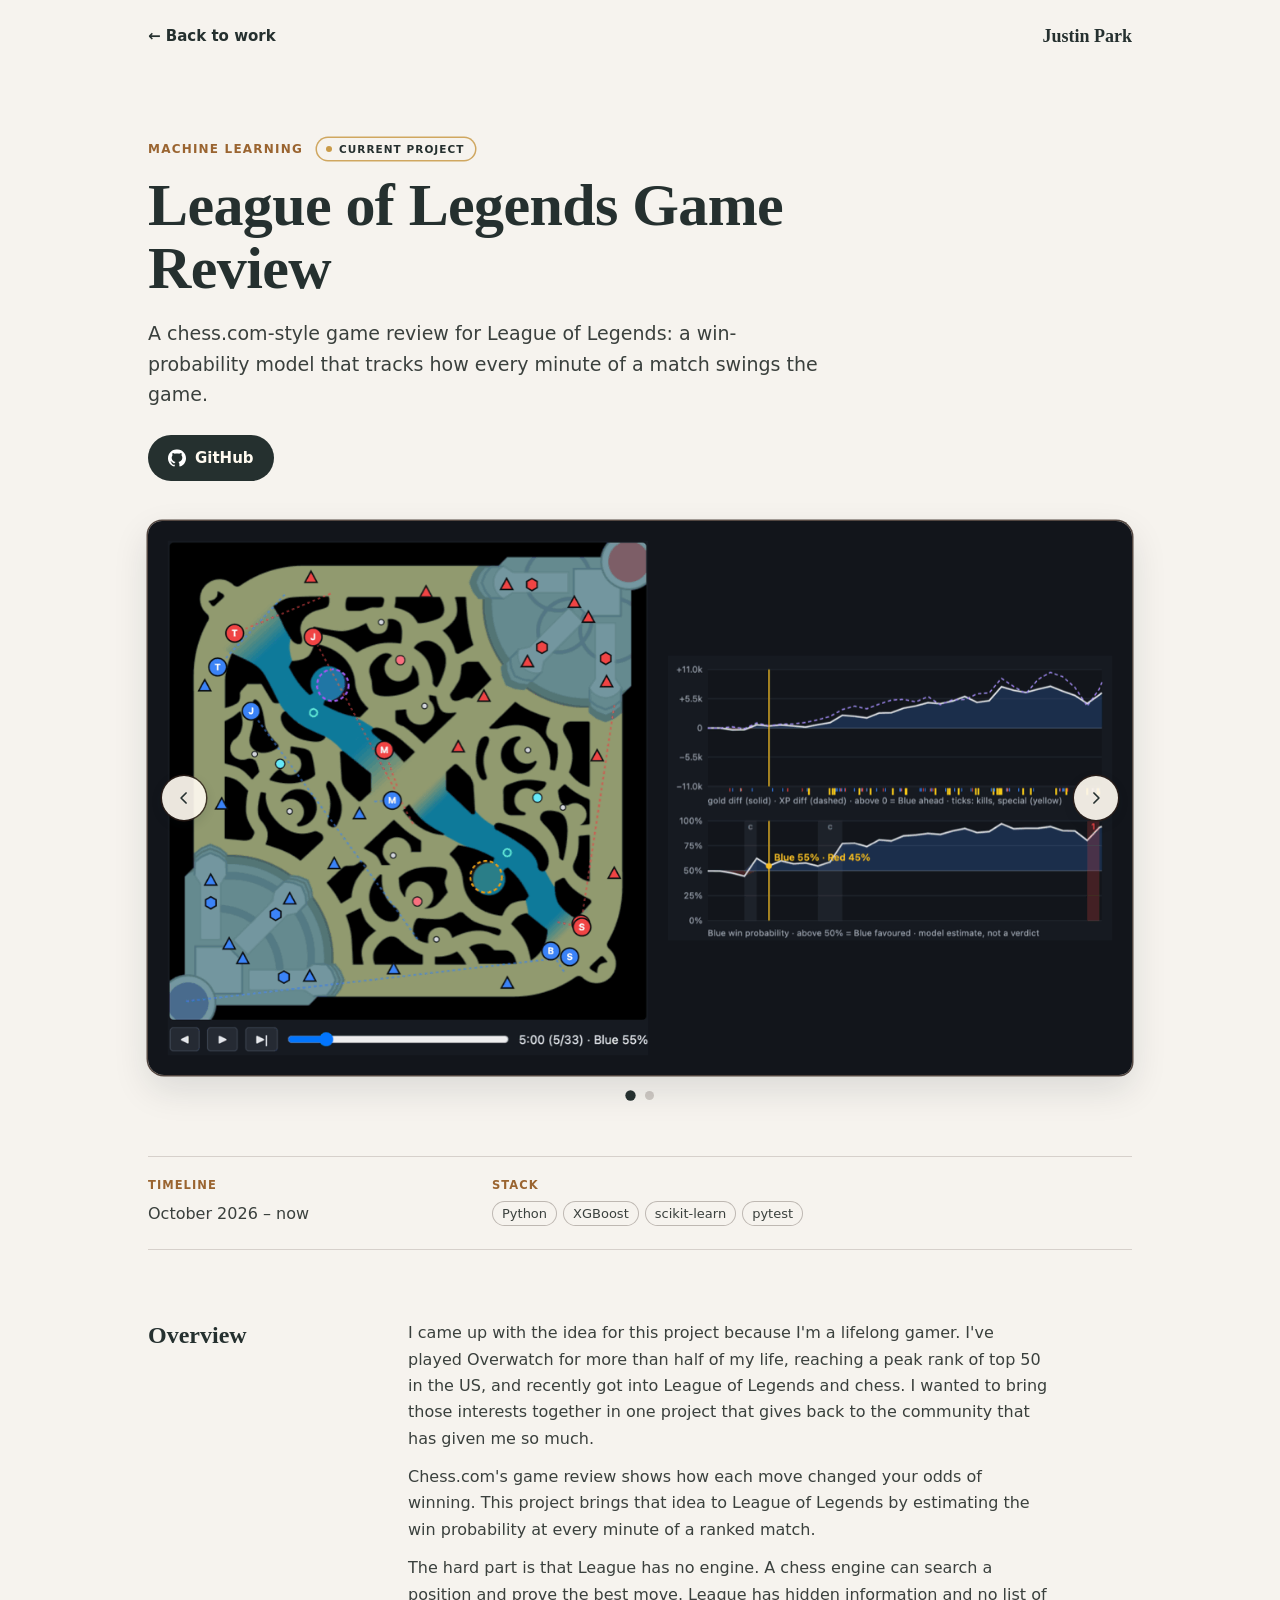
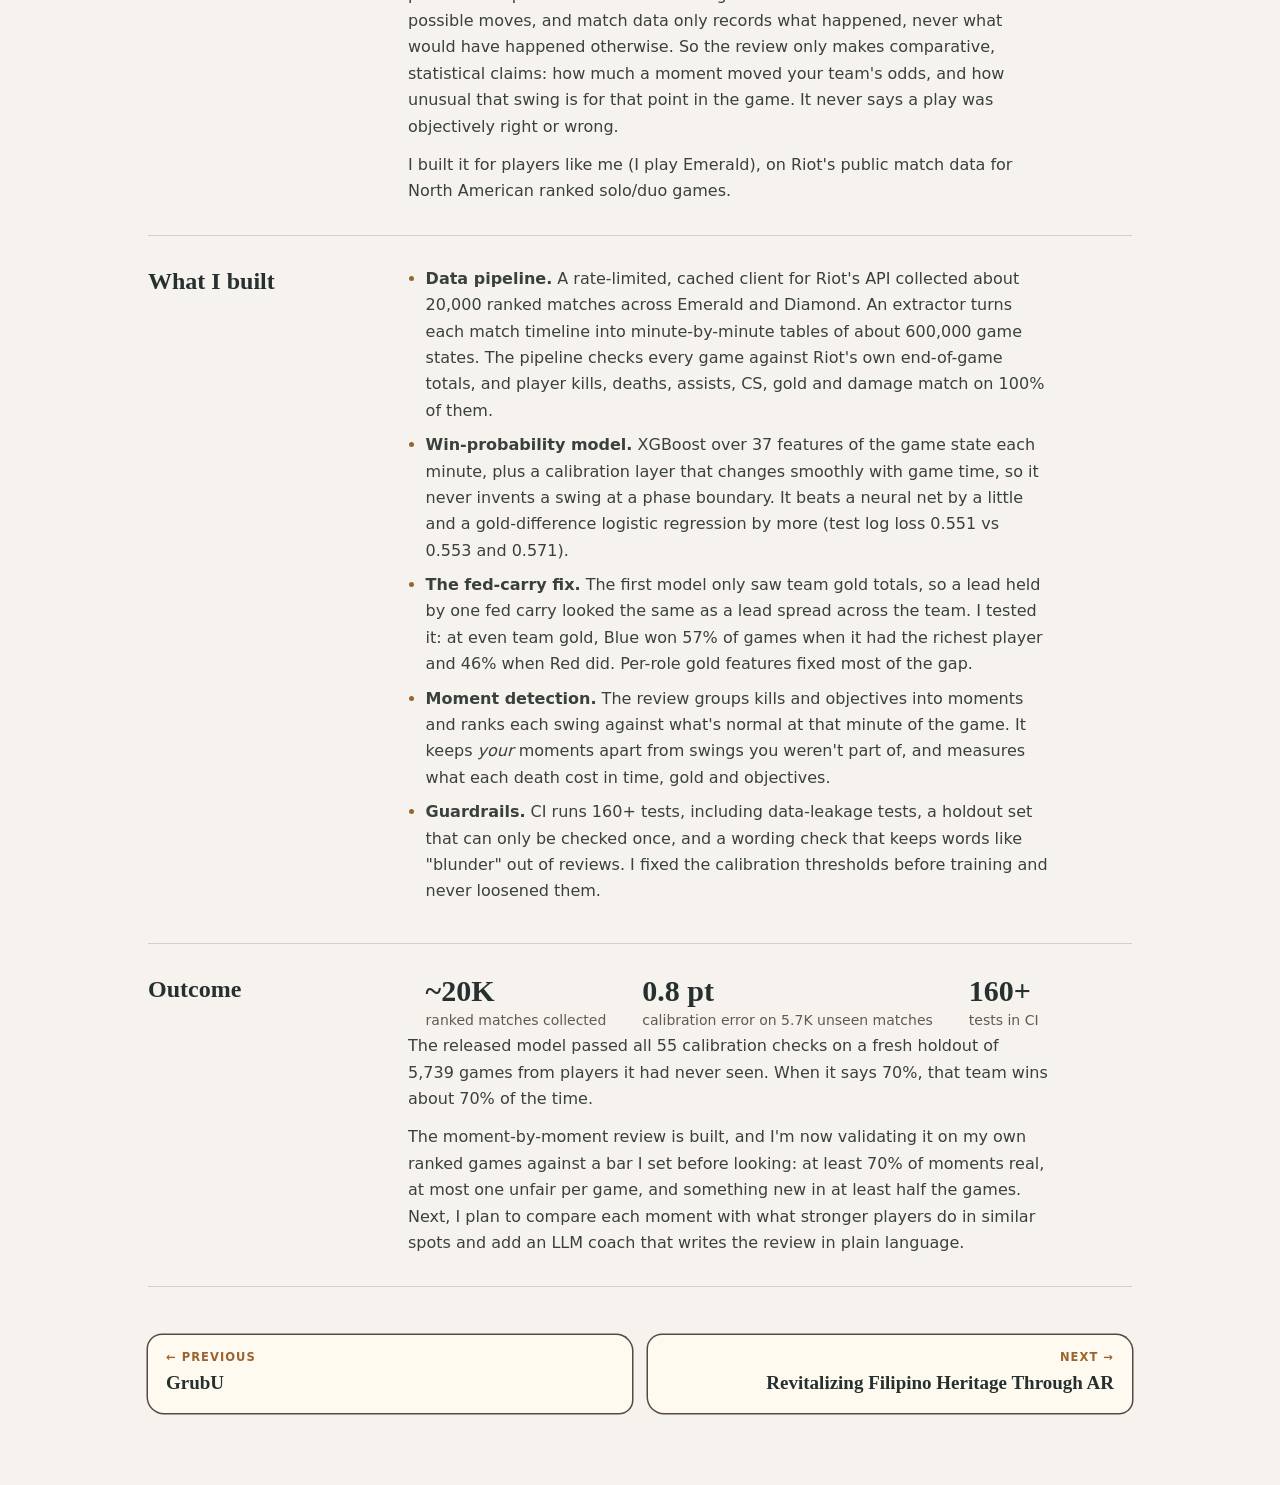
<file: projects/league-game-review.html>
<!doctype html>
<html lang="en">
<head>
<meta charset="utf-8">
<meta name="viewport" content="width=device-width, initial-scale=1">
<link rel="icon" href="../favicon.svg" type="image/svg+xml">
<link rel="icon" href="../favicon-32.png" sizes="32x32" type="image/png">
<link rel="apple-touch-icon" href="../apple-touch-icon.png">
<title>League of Legends Game Review · junjpark</title>
<meta name="description" content="An end-to-end ML pipeline and calibrated XGBoost win-probability model for chess.com-style League of Legends game reviews.">
<link rel="stylesheet" href="project.css">
</head>
<body>
<header class="wrap bar">
  <a class="back" href="../index.html#work">← Back to work</a>
  <a class="home" href="../index.html">Justin Park</a>
</header>
<main class="wrap">
  <section class="intro">
    <p class="kicker">Machine learning <span class="badge"><i></i>Current project</span></p>
    <h1>League of Legends Game Review</h1>
    <p class="summary">A chess.com-style game review for League of Legends: a win-probability model that tracks how every minute of a match swings the game.</p>
    <div class="links">
      <a class="btn primary" href="https://github.com/junjpark/lol-game-review" target="_blank" rel="noopener"><img src="../icons/github.svg" alt="" width="18" height="18">GitHub</a>
    </div>
    <!-- Buttons: add inside .links (create it if missing); leave a button out when there is no link.
      <a class="btn primary" href="https://github.com/…" target="_blank" rel="noopener"><img src="../icons/github.svg" alt="" width="18" height="18">GitHub</a>
      <a class="btn" href="https://…" target="_blank" rel="noopener">Live demo<svg viewBox="0 0 24 24" width="16" height="16" aria-hidden="true"><path d="M14 4h6v6M20 4l-9 9M18 14v5a1 1 0 0 1-1 1H5a1 1 0 0 1-1-1V7a1 1 0 0 1 1-1h5" fill="none" stroke="currentColor" stroke-width="1.9" stroke-linecap="round" stroke-linejoin="round"/></svg></a> -->
  </section>
  <figure class="slides" style="--ratio: 1200 / 675" aria-label="Photos of League of Legends Game Review">
    <div class="viewport">
      <div class="track">
        <img src="../work/league-game-review.gif" alt="Animated replay of a ranked game, minute by minute: players move across the map while the gold and XP lead and Blue's win probability update each minute, from 50% at the start to a Blue win at 33 minutes" width="1200" height="675">
        <img src="../work/win-probability-tree.png" alt="Diagram of one of the 707 gradient-boosted trees in the win-probability model, splitting on XP, kill, gold and dragon differences" width="2000" height="1125" loading="lazy">
        <!-- More photos: add <img src="img/league-game-review/2.jpg" alt="…" loading="lazy"> lines here. Arrows and dots appear once there are two or more. -->
      </div>
      <button class="arrow prev" type="button" aria-label="Previous photo"><svg viewBox="0 0 24 24" width="20" height="20" aria-hidden="true"><path d="M14.5 6 8.5 12l6 6" fill="none" stroke="currentColor" stroke-width="2" stroke-linecap="round" stroke-linejoin="round"/></svg></button>
      <button class="arrow next" type="button" aria-label="Next photo"><svg viewBox="0 0 24 24" width="20" height="20" aria-hidden="true"><path d="M9.5 6l6 6-6 6" fill="none" stroke="currentColor" stroke-width="2" stroke-linecap="round" stroke-linejoin="round"/></svg></button>
    </div>
    <div class="dots"></div>
  </figure>
  <dl class="meta">
    <div><dt>Timeline</dt><dd>October 2026 – now</dd></div>
    <div><dt>Stack</dt><dd><ul class="chips"><li>Python</li><li>XGBoost</li><li>scikit-learn</li><li>pytest</li></ul></dd></div>
  </dl>
  <section class="block">
    <h2>Overview</h2>
    <div>
      <p>I came up with the idea for this project because I'm a lifelong gamer. I've played Overwatch for more than half of my life, reaching a peak rank of top 50 in the US, and recently got into League of Legends and chess. I wanted to bring those interests together in one project that gives back to the community that has given me so much.</p>
      <p>Chess.com's game review shows how each move changed your odds of winning. This project brings that idea to League of Legends by estimating the win probability at every minute of a ranked match.</p>
      <p>The hard part is that League has no engine. A chess engine can search a position and prove the best move. League has hidden information and no list of possible moves, and match data only records what happened, never what would have happened otherwise. So the review only makes comparative, statistical claims: how much a moment moved your team's odds, and how unusual that swing is for that point in the game. It never says a play was objectively right or wrong.</p>
      <p>I built it for players like me (I play Emerald), on Riot's public match data for North American ranked solo/duo games.</p>
    </div>
  </section>
  <section class="block">
    <h2>What I built</h2>
    <div>
      <ul>
        <li><strong>Data pipeline.</strong> A rate-limited, cached client for Riot's API collected about 20,000 ranked matches across Emerald and Diamond. An extractor turns each match timeline into minute-by-minute tables of about 600,000 game states. The pipeline checks every game against Riot's own end-of-game totals, and player kills, deaths, assists, CS, gold and damage match on 100% of them.</li>
        <li><strong>Win-probability model.</strong> XGBoost over 37 features of the game state each minute, plus a calibration layer that changes smoothly with game time, so it never invents a swing at a phase boundary. It beats a neural net by a little and a gold-difference logistic regression by more (test log loss 0.551 vs 0.553 and 0.571).</li>
        <li><strong>The fed-carry fix.</strong> The first model only saw team gold totals, so a lead held by one fed carry looked the same as a lead spread across the team. I tested it: at even team gold, Blue won 57% of games when it had the richest player and 46% when Red did. Per-role gold features fixed most of the gap.</li>
        <li><strong>Moment detection.</strong> The review groups kills and objectives into moments and ranks each swing against what's normal at that minute of the game. It keeps <em>your</em> moments apart from swings you weren't part of, and measures what each death cost in time, gold and objectives.</li>
        <li><strong>Guardrails.</strong> CI runs 160+ tests, including data-leakage tests, a holdout set that can only be checked once, and a wording check that keeps words like "blunder" out of reviews. I fixed the calibration thresholds before training and never loosened them.</li>
      </ul>
    </div>
  </section>
  <section class="block">
    <h2>Outcome</h2>
    <div>
      <ul class="stats">
        <li><b>~20K</b><span>ranked matches collected</span></li>
        <li><b>0.8 pt</b><span>calibration error on 5.7K unseen matches</span></li>
        <li><b>160+</b><span>tests in CI</span></li>
      </ul>
      <p>The released model passed all 55 calibration checks on a fresh holdout of 5,739 games from players it had never seen. When it says 70%, that team wins about 70% of the time.</p>
      <p>The moment-by-moment review is built, and I'm now validating it on my own ranked games against a bar I set before looking: at least 70% of moments real, at most one unfair per game, and something new in at least half the games. Next, I plan to compare each moment with what stronger players do in similar spots and add an LLM coach that writes the review in plain language.</p>
    </div>
  </section>
  <nav class="more" aria-label="More projects">
    <a class="prev" href="grubu.html"><small>← Previous</small><strong>GrubU</strong></a>
    <a class="next" href="filipino-heritage-ar.html"><small>Next →</small><strong>Revitalizing Filipino Heritage Through AR</strong></a>
  </nav>
</main>
<script src="slideshow.js"></script>
</body>
</html>
</file>
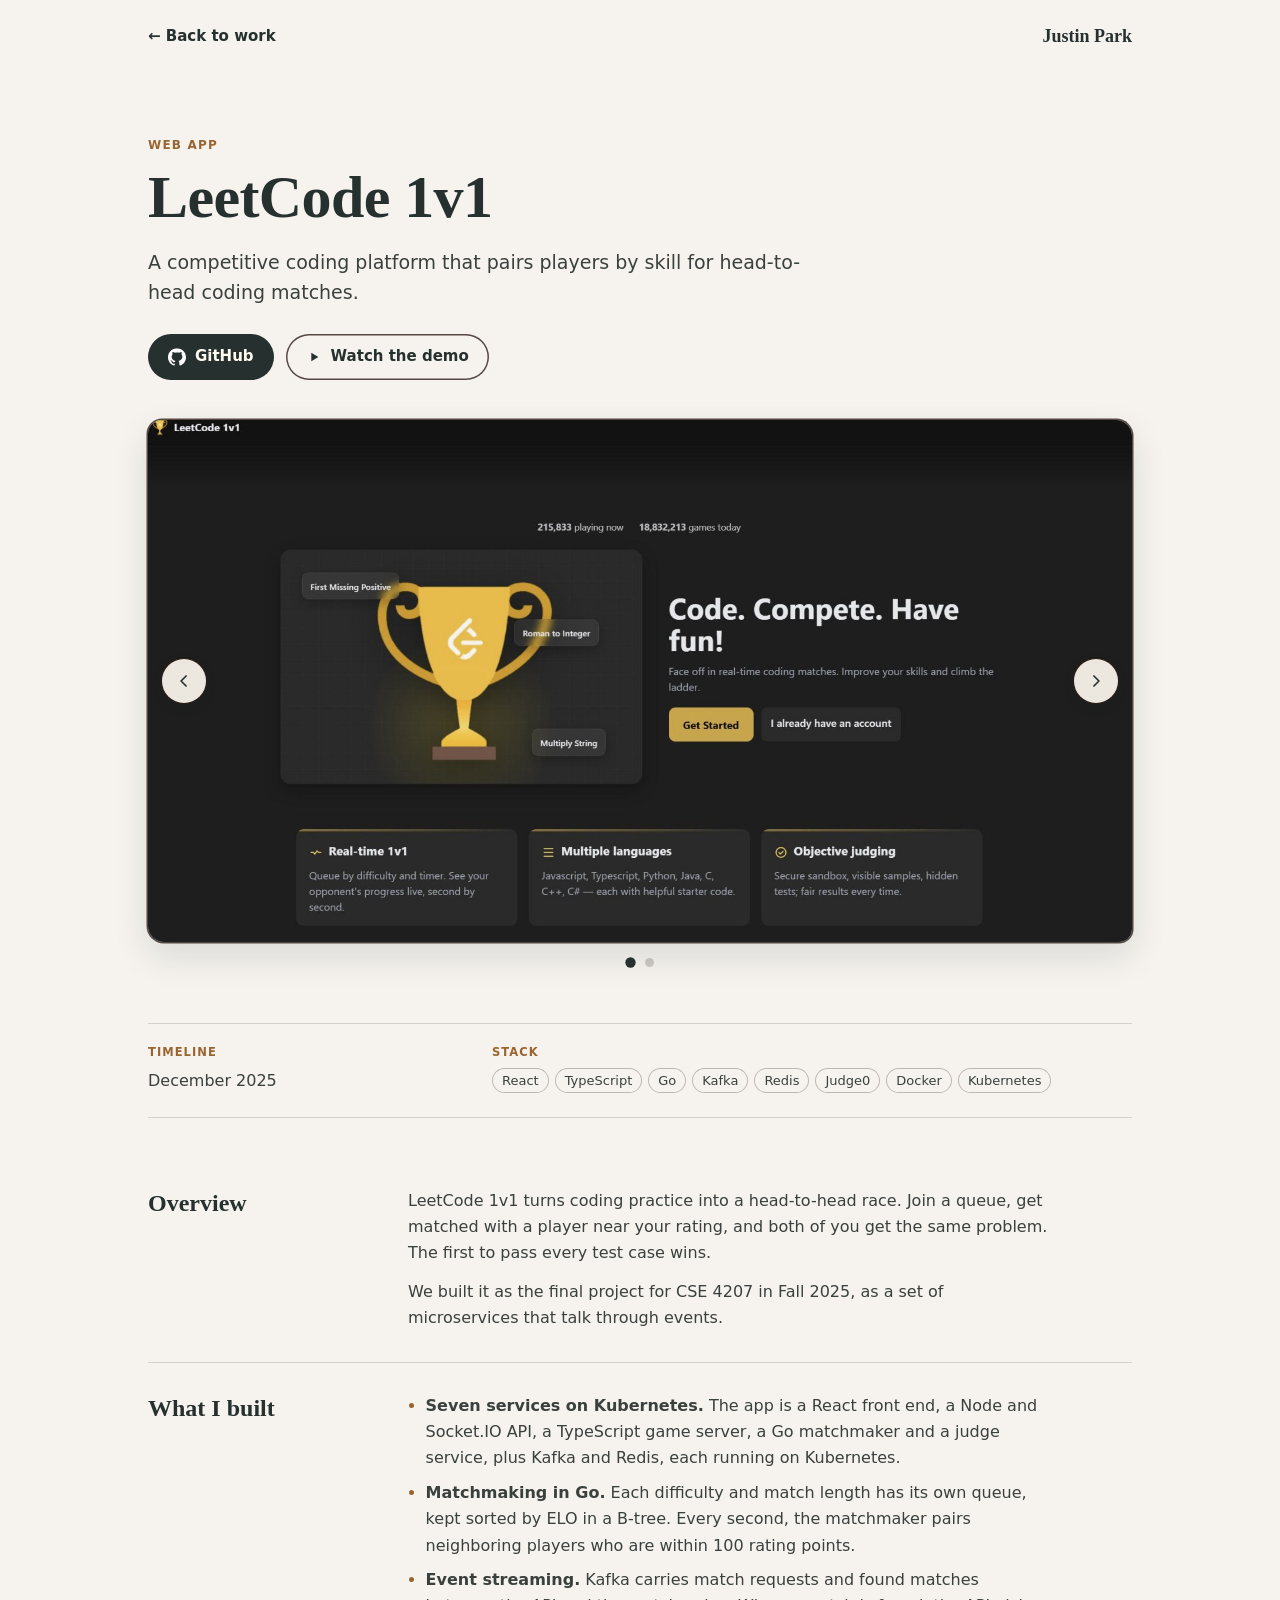
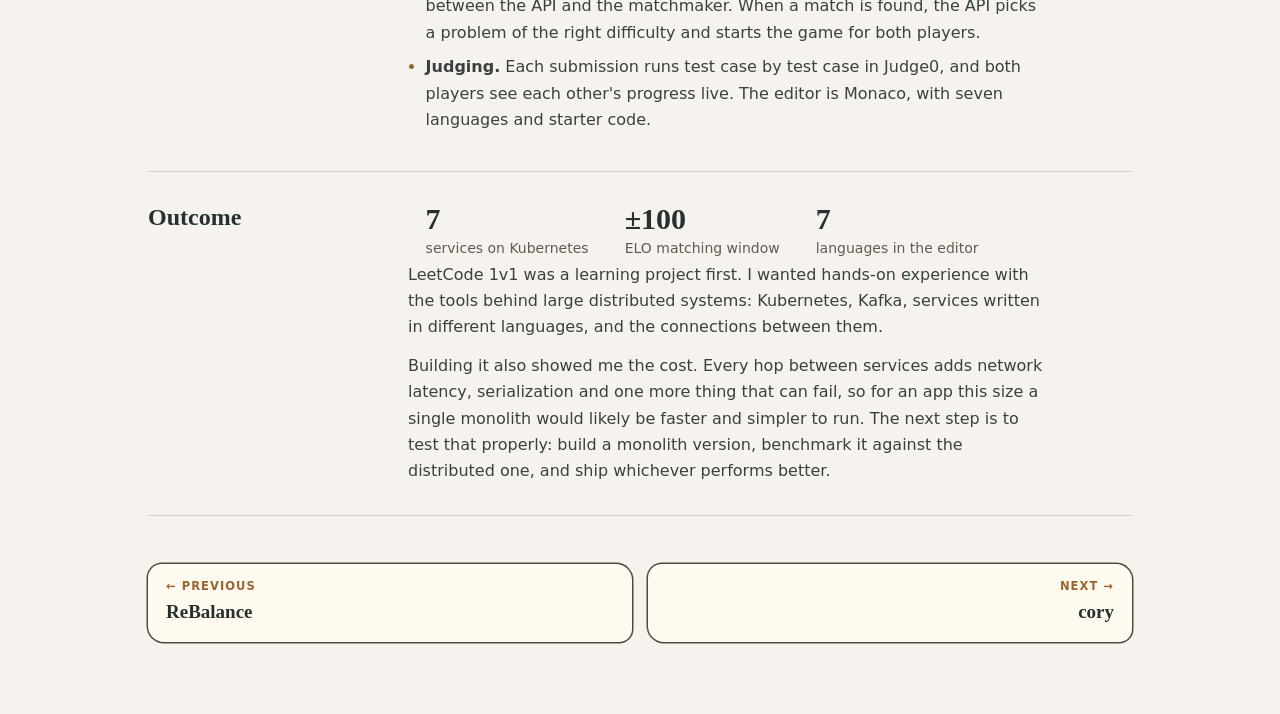
<file: projects/leetcode-1v1.html>
<!doctype html>
<html lang="en">
<head>
<meta charset="utf-8">
<meta name="viewport" content="width=device-width, initial-scale=1">
<link rel="icon" href="../favicon.svg" type="image/svg+xml">
<link rel="icon" href="../favicon-32.png" sizes="32x32" type="image/png">
<link rel="apple-touch-icon" href="../apple-touch-icon.png">
<title>LeetCode 1v1 · junjpark</title>
<meta name="description" content="A competitive coding platform that pairs players by skill for head-to-head matches, built as seven services on Kubernetes.">
<link rel="stylesheet" href="project.css">
</head>
<body>
<header class="wrap bar">
  <a class="back" href="../index.html#work">← Back to work</a>
  <a class="home" href="../index.html">Justin Park</a>
</header>
<main class="wrap">
  <section class="intro">
    <p class="kicker">Web app</p>
    <h1>LeetCode 1v1</h1>
    <p class="summary">A competitive coding platform that pairs players by skill for head-to-head coding matches.</p>
    <div class="links">
      <a class="btn primary" href="https://github.com/jaximus808/leetcode1v1" target="_blank" rel="noopener"><img src="../icons/github.svg" alt="" width="18" height="18">GitHub</a>
      <a class="btn" href="https://youtu.be/VtCdXGf0Moc" target="_blank" rel="noopener"><svg viewBox="0 0 24 24" width="16" height="16" aria-hidden="true"><path d="M8 5.5v13l10.5-6.5Z" fill="currentColor"/></svg>Watch the demo</a>
    </div>
    <!-- Buttons: add inside .links (create it if missing); leave a button out when there is no link.
      <a class="btn primary" href="https://github.com/…" target="_blank" rel="noopener"><img src="../icons/github.svg" alt="" width="18" height="18">GitHub</a>
      <a class="btn" href="https://…" target="_blank" rel="noopener">Live demo<svg viewBox="0 0 24 24" width="16" height="16" aria-hidden="true"><path d="M14 4h6v6M20 4l-9 9M18 14v5a1 1 0 0 1-1 1H5a1 1 0 0 1-1-1V7a1 1 0 0 1 1-1h5" fill="none" stroke="currentColor" stroke-width="1.9" stroke-linecap="round" stroke-linejoin="round"/></svg></a> -->
  </section>
  <figure class="slides" style="--ratio: 1672 / 888" aria-label="Photos of LeetCode 1v1">
    <div class="viewport">
      <div class="track">
        <img src="../work/leetcode-1v1.jpg" alt="LeetCode 1v1" width="1672" height="888">
        <img src="img/leetcode-1v1/2.jpg" alt="Hand-drawn architecture diagram: users go through ingress routing to a CRUD web server API (backed by a Redis game DB and a persistent DB) or over WebSockets through a load balancer to game servers that share state over Redis pub/sub; Kafka pub/sub connects the API, the matchmaking service and the game servers, and a code execution and judging API handles submissions" width="2000" height="1130" loading="lazy">
        <!-- More photos: add <img src="img/leetcode-1v1/2.jpg" alt="…" loading="lazy"> lines here. Arrows and dots appear once there are two or more. -->
      </div>
      <button class="arrow prev" type="button" aria-label="Previous photo"><svg viewBox="0 0 24 24" width="20" height="20" aria-hidden="true"><path d="M14.5 6 8.5 12l6 6" fill="none" stroke="currentColor" stroke-width="2" stroke-linecap="round" stroke-linejoin="round"/></svg></button>
      <button class="arrow next" type="button" aria-label="Next photo"><svg viewBox="0 0 24 24" width="20" height="20" aria-hidden="true"><path d="M9.5 6l6 6-6 6" fill="none" stroke="currentColor" stroke-width="2" stroke-linecap="round" stroke-linejoin="round"/></svg></button>
    </div>
    <div class="dots"></div>
  </figure>
  <dl class="meta">
    <div><dt>Timeline</dt><dd>December 2025</dd></div>
    <div><dt>Stack</dt><dd><ul class="chips"><li>React</li><li>TypeScript</li><li>Go</li><li>Kafka</li><li>Redis</li><li>Judge0</li><li>Docker</li><li>Kubernetes</li></ul></dd></div>
  </dl>
  <section class="block">
    <h2>Overview</h2>
    <div>
      <p>LeetCode 1v1 turns coding practice into a head-to-head race. Join a queue, get matched with a player near your rating, and both of you get the same problem. The first to pass every test case wins.</p>
      <p>We built it as the final project for CSE 4207 in Fall 2025, as a set of microservices that talk through events.</p>
    </div>
  </section>
  <section class="block">
    <h2>What I built</h2>
    <div>
      <ul>
        <li><strong>Seven services on Kubernetes.</strong> The app is a React front end, a Node and Socket.IO API, a TypeScript game server, a Go matchmaker and a judge service, plus Kafka and Redis, each running on Kubernetes.</li>
        <li><strong>Matchmaking in Go.</strong> Each difficulty and match length has its own queue, kept sorted by ELO in a B-tree. Every second, the matchmaker pairs neighboring players who are within 100 rating points.</li>
        <li><strong>Event streaming.</strong> Kafka carries match requests and found matches between the API and the matchmaker. When a match is found, the API picks a problem of the right difficulty and starts the game for both players.</li>
        <li><strong>Judging.</strong> Each submission runs test case by test case in Judge0, and both players see each other's progress live. The editor is Monaco, with seven languages and starter code.</li>
      </ul>
    </div>
  </section>
  <section class="block">
    <h2>Outcome</h2>
    <div>
      <ul class="stats">
        <li><b>7</b><span>services on Kubernetes</span></li>
        <li><b>±100</b><span>ELO matching window</span></li>
        <li><b>7</b><span>languages in the editor</span></li>
      </ul>
      <p>LeetCode 1v1 was a learning project first. I wanted hands-on experience with the tools behind large distributed systems: Kubernetes, Kafka, services written in different languages, and the connections between them.</p>
      <p>Building it also showed me the cost. Every hop between services adds network latency, serialization and one more thing that can fail, so for an app this size a single monolith would likely be faster and simpler to run. The next step is to test that properly: build a monolith version, benchmark it against the distributed one, and ship whichever performs better.</p>
    </div>
  </section>
  <nav class="more" aria-label="More projects">
    <a class="prev" href="rebalance.html"><small>← Previous</small><strong>ReBalance</strong></a>
    <a class="next" href="cory.html"><small>Next →</small><strong>cory</strong></a>
  </nav>
</main>
<script src="slideshow.js"></script>
</body>
</html>
</file>
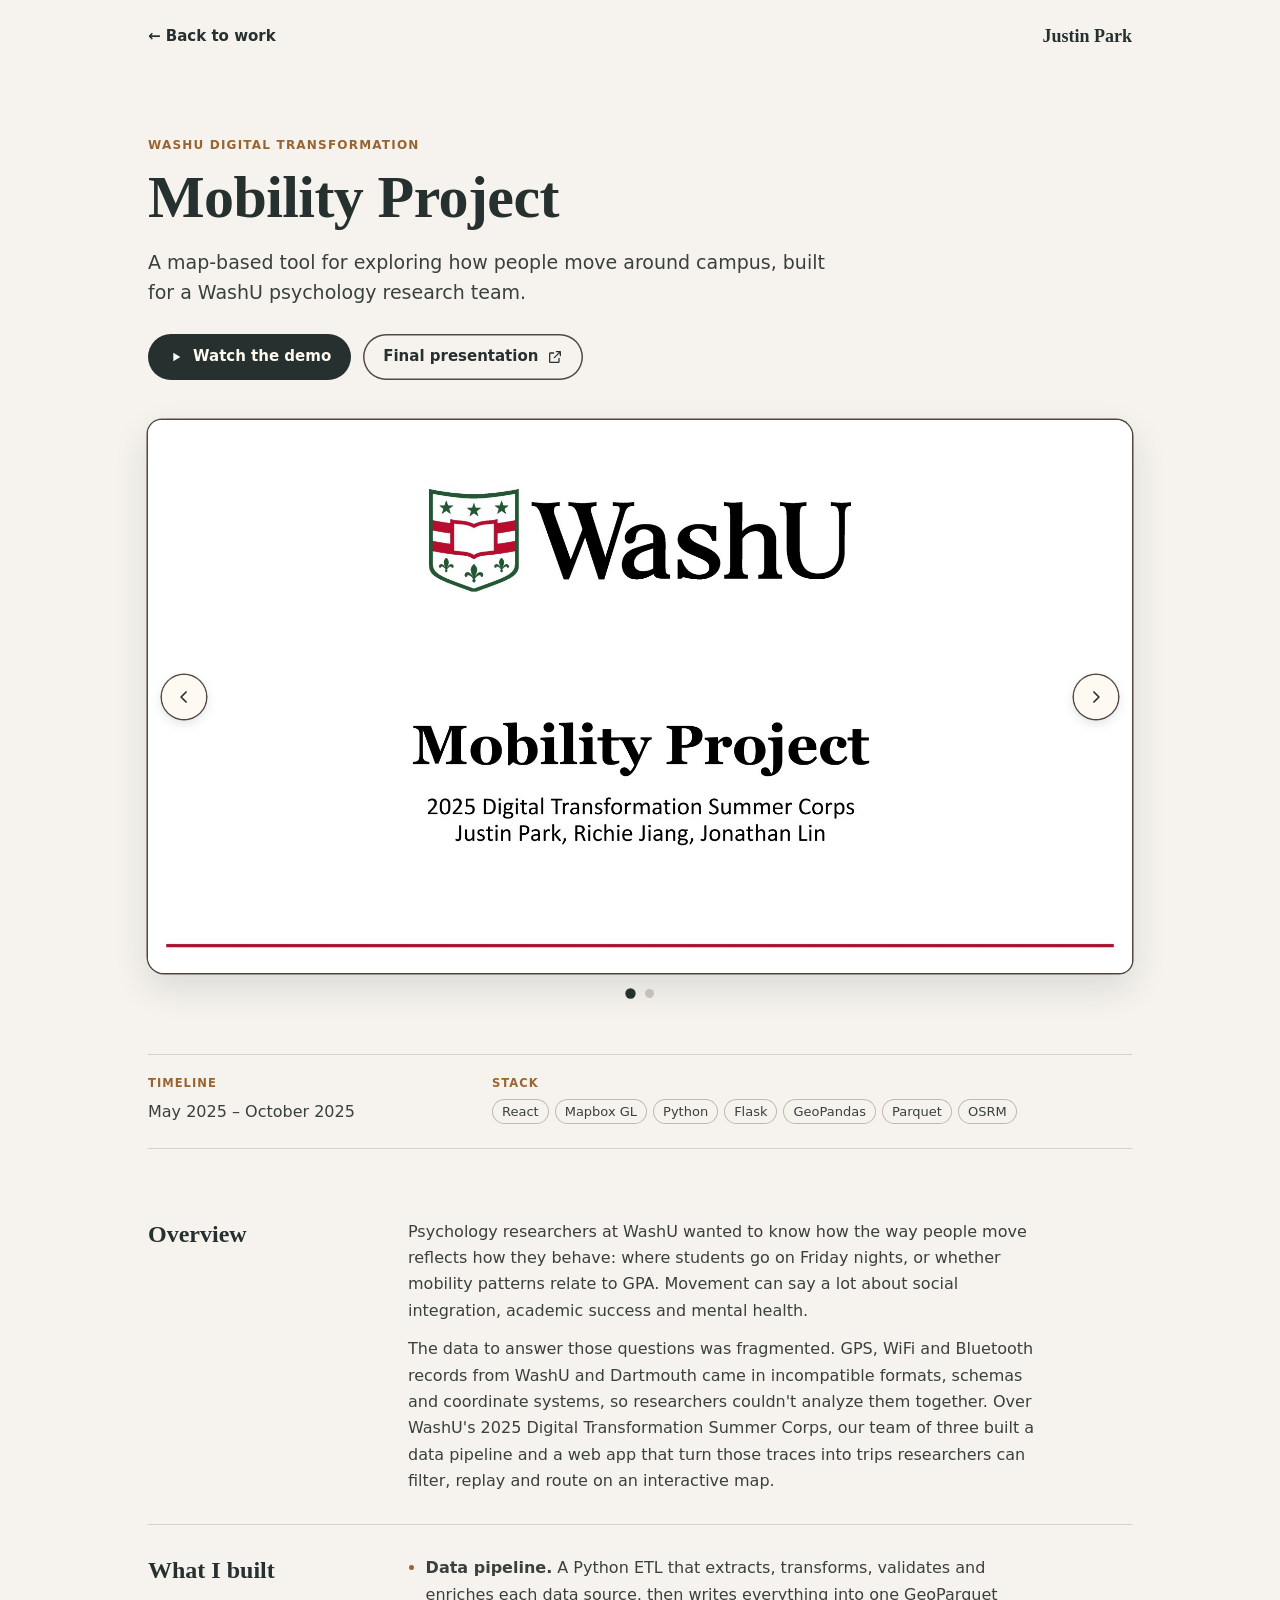
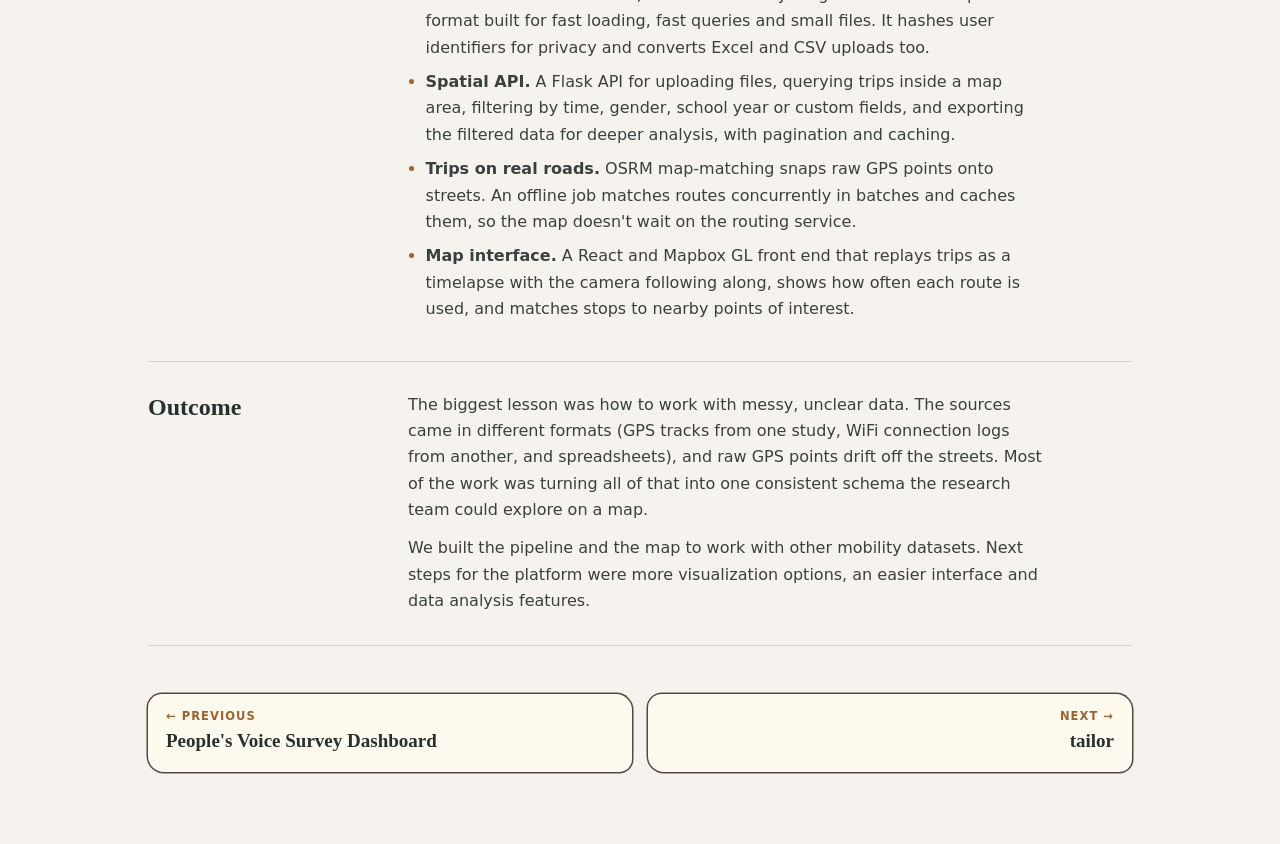
<file: projects/mobility-project.html>
<!doctype html>
<html lang="en">
<head>
<meta charset="utf-8">
<meta name="viewport" content="width=device-width, initial-scale=1">
<link rel="icon" href="../favicon.svg" type="image/svg+xml">
<link rel="icon" href="../favicon-32.png" sizes="32x32" type="image/png">
<link rel="apple-touch-icon" href="../apple-touch-icon.png">
<title>Mobility Project · junjpark</title>
<meta name="description" content="A map-based tool for exploring how people move around campus, built for a WashU psychology research team.">
<link rel="stylesheet" href="project.css">
</head>
<body>
<header class="wrap bar">
  <a class="back" href="../index.html#work">← Back to work</a>
  <a class="home" href="../index.html">Justin Park</a>
</header>
<main class="wrap">
  <section class="intro">
    <p class="kicker">WashU Digital Transformation</p>
    <h1>Mobility Project</h1>
    <p class="summary">A map-based tool for exploring how people move around campus, built for a WashU psychology research team.</p>
    <div class="links">
      <a class="btn primary" href="https://youtu.be/YfGq-YWDpqI" target="_blank" rel="noopener"><svg viewBox="0 0 24 24" width="16" height="16" aria-hidden="true"><path d="M8 5.5v13l10.5-6.5Z" fill="currentColor"/></svg>Watch the demo</a>
      <a class="btn" href="Mobility%20Project%20Presentation.pdf" target="_blank" rel="noopener">Final presentation<svg viewBox="0 0 24 24" width="16" height="16" aria-hidden="true"><path d="M14 4h6v6M20 4l-9 9M18 14v5a1 1 0 0 1-1 1H5a1 1 0 0 1-1-1V7a1 1 0 0 1 1-1h5" fill="none" stroke="currentColor" stroke-width="1.9" stroke-linecap="round" stroke-linejoin="round"/></svg></a>
    </div>
    <!-- Buttons: add inside .links (create it if missing); leave a button out when there is no link.
      <a class="btn primary" href="https://github.com/…" target="_blank" rel="noopener"><img src="../icons/github.svg" alt="" width="18" height="18">GitHub</a>
      <a class="btn" href="https://…" target="_blank" rel="noopener">Live demo<svg viewBox="0 0 24 24" width="16" height="16" aria-hidden="true"><path d="M14 4h6v6M20 4l-9 9M18 14v5a1 1 0 0 1-1 1H5a1 1 0 0 1-1-1V7a1 1 0 0 1 1-1h5" fill="none" stroke="currentColor" stroke-width="1.9" stroke-linecap="round" stroke-linejoin="round"/></svg></a> -->
  </section>
  <figure class="slides" style="--ratio: 1920 / 1080" aria-label="Photos of Mobility Project">
    <div class="viewport">
      <div class="track">
        <img src="../work/mobility-project.jpg" alt="Mobility Project" width="1920" height="1080">
        <img src="img/mobility-project/2.jpg" alt="Diagram of the ETL pipeline: three data sources are each extracted, transformed, validated and enriched into one GeoParquet format, which feeds visualization, analysis, filtering and machine learning" width="2000" height="1125" loading="lazy">
        <!-- More photos: add <img src="img/mobility-project/2.jpg" alt="…" loading="lazy"> lines here. Arrows and dots appear once there are two or more. -->
      </div>
      <button class="arrow prev" type="button" aria-label="Previous photo"><svg viewBox="0 0 24 24" width="20" height="20" aria-hidden="true"><path d="M14.5 6 8.5 12l6 6" fill="none" stroke="currentColor" stroke-width="2" stroke-linecap="round" stroke-linejoin="round"/></svg></button>
      <button class="arrow next" type="button" aria-label="Next photo"><svg viewBox="0 0 24 24" width="20" height="20" aria-hidden="true"><path d="M9.5 6l6 6-6 6" fill="none" stroke="currentColor" stroke-width="2" stroke-linecap="round" stroke-linejoin="round"/></svg></button>
    </div>
    <div class="dots"></div>
  </figure>
  <dl class="meta">
    <div><dt>Timeline</dt><dd>May 2025 – October 2025</dd></div>
    <div><dt>Stack</dt><dd><ul class="chips"><li>React</li><li>Mapbox GL</li><li>Python</li><li>Flask</li><li>GeoPandas</li><li>Parquet</li><li>OSRM</li></ul></dd></div>
  </dl>
  <section class="block">
    <h2>Overview</h2>
    <div>
      <p>Psychology researchers at WashU wanted to know how the way people move reflects how they behave: where students go on Friday nights, or whether mobility patterns relate to GPA. Movement can say a lot about social integration, academic success and mental health.</p>
      <p>The data to answer those questions was fragmented. GPS, WiFi and Bluetooth records from WashU and Dartmouth came in incompatible formats, schemas and coordinate systems, so researchers couldn't analyze them together. Over WashU's 2025 Digital Transformation Summer Corps, our team of three built a data pipeline and a web app that turn those traces into trips researchers can filter, replay and route on an interactive map.</p>
    </div>
  </section>
  <section class="block">
    <h2>What I built</h2>
    <div>
      <ul>
        <li><strong>Data pipeline.</strong> A Python ETL that extracts, transforms, validates and enriches each data source, then writes everything into one GeoParquet format built for fast loading, fast queries and small files. It hashes user identifiers for privacy and converts Excel and CSV uploads too.</li>
        <li><strong>Spatial API.</strong> A Flask API for uploading files, querying trips inside a map area, filtering by time, gender, school year or custom fields, and exporting the filtered data for deeper analysis, with pagination and caching.</li>
        <li><strong>Trips on real roads.</strong> OSRM map-matching snaps raw GPS points onto streets. An offline job matches routes concurrently in batches and caches them, so the map doesn't wait on the routing service.</li>
        <li><strong>Map interface.</strong> A React and Mapbox GL front end that replays trips as a timelapse with the camera following along, shows how often each route is used, and matches stops to nearby points of interest.</li>
      </ul>
    </div>
  </section>
  <section class="block">
    <h2>Outcome</h2>
    <div>
      <p>The biggest lesson was how to work with messy, unclear data. The sources came in different formats (GPS tracks from one study, WiFi connection logs from another, and spreadsheets), and raw GPS points drift off the streets. Most of the work was turning all of that into one consistent schema the research team could explore on a map.</p>
      <p>We built the pipeline and the map to work with other mobility datasets. Next steps for the platform were more visualization options, an easier interface and data analysis features.</p>
    </div>
  </section>
  <nav class="more" aria-label="More projects">
    <a class="prev" href="peoples-voice-dashboard.html"><small>← Previous</small><strong>People's Voice Survey Dashboard</strong></a>
    <a class="next" href="tailor.html"><small>Next →</small><strong>tailor</strong></a>
  </nav>
</main>
<script src="slideshow.js"></script>
</body>
</html>
</file>
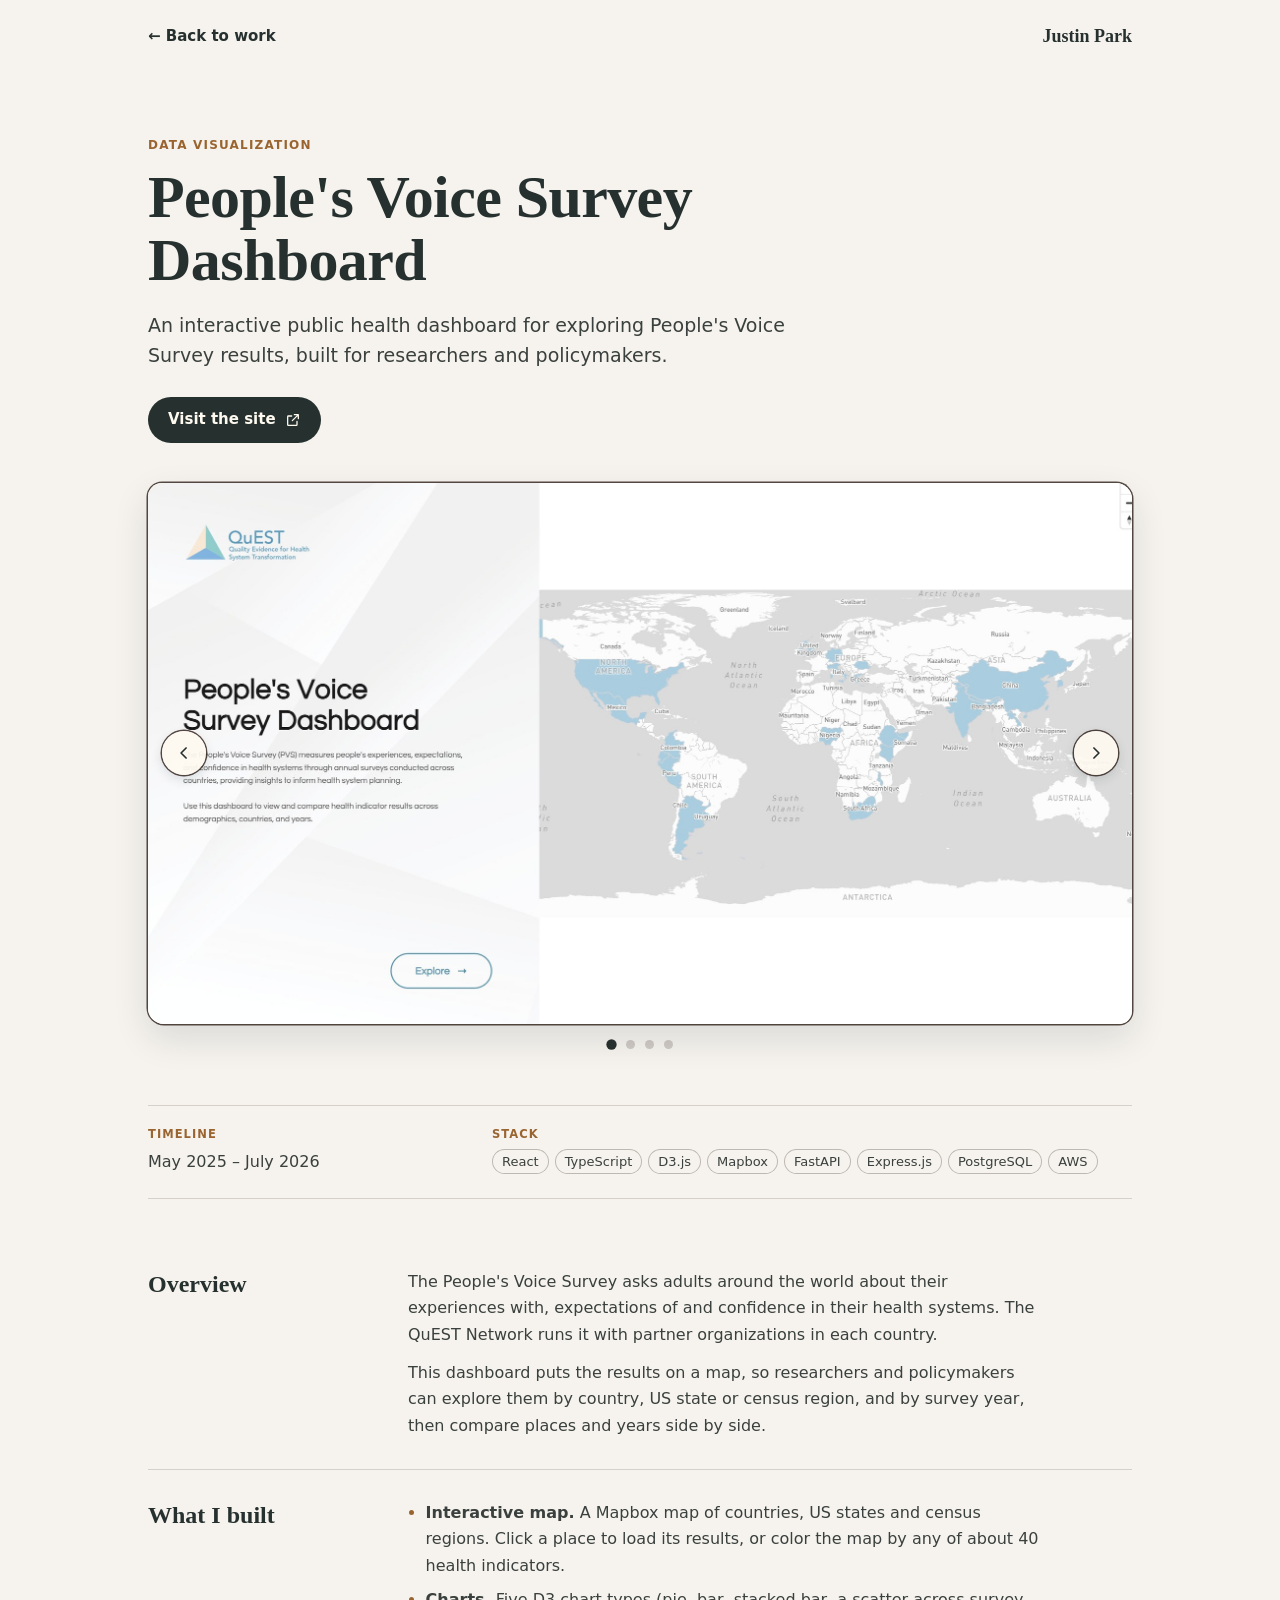
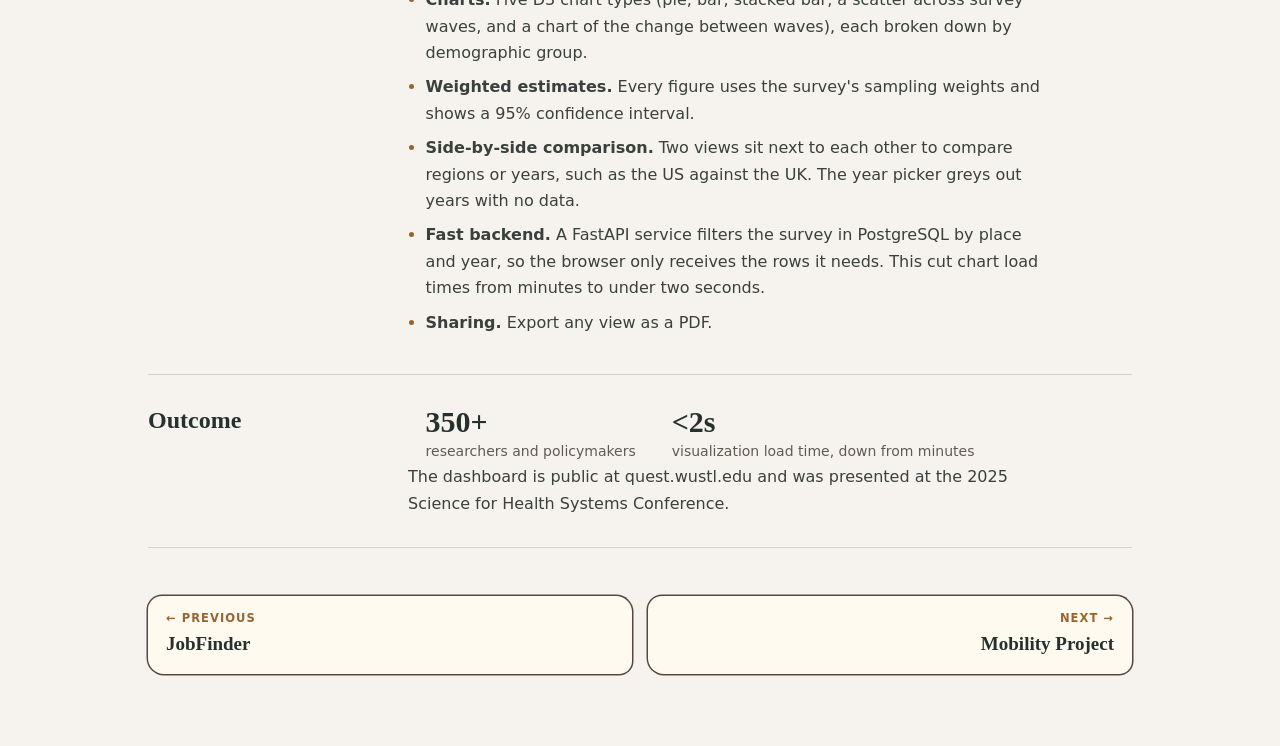
<file: projects/peoples-voice-dashboard.html>
<!doctype html>
<html lang="en">
<head>
<meta charset="utf-8">
<meta name="viewport" content="width=device-width, initial-scale=1">
<link rel="icon" href="../favicon.svg" type="image/svg+xml">
<link rel="icon" href="../favicon-32.png" sizes="32x32" type="image/png">
<link rel="apple-touch-icon" href="../apple-touch-icon.png">
<title>People's Voice Survey Dashboard · junjpark</title>
<meta name="description" content="An interactive public health dashboard for 350+ researchers and policymakers, presented at the 2025 Science for Health Systems Conference.">
<link rel="stylesheet" href="project.css">
</head>
<body>
<header class="wrap bar">
  <a class="back" href="../index.html#work">← Back to work</a>
  <a class="home" href="../index.html">Justin Park</a>
</header>
<main class="wrap">
  <section class="intro">
    <p class="kicker">Data visualization</p>
    <h1>People's Voice Survey Dashboard</h1>
    <p class="summary">An interactive public health dashboard for exploring People's Voice Survey results, built for researchers and policymakers.</p>
    <div class="links">
      <a class="btn primary" href="https://quest.wustl.edu/pvs" target="_blank" rel="noopener">Visit the site<svg viewBox="0 0 24 24" width="16" height="16" aria-hidden="true"><path d="M14 4h6v6M20 4l-9 9M18 14v5a1 1 0 0 1-1 1H5a1 1 0 0 1-1-1V7a1 1 0 0 1 1-1h5" fill="none" stroke="currentColor" stroke-width="1.9" stroke-linecap="round" stroke-linejoin="round"/></svg></a>
    </div>
    <!-- Buttons: add inside .links (create it if missing); leave a button out when there is no link.
      <a class="btn primary" href="https://github.com/…" target="_blank" rel="noopener"><img src="../icons/github.svg" alt="" width="18" height="18">GitHub</a>
      <a class="btn" href="https://…" target="_blank" rel="noopener">Live demo<svg viewBox="0 0 24 24" width="16" height="16" aria-hidden="true"><path d="M14 4h6v6M20 4l-9 9M18 14v5a1 1 0 0 1-1 1H5a1 1 0 0 1-1-1V7a1 1 0 0 1 1-1h5" fill="none" stroke="currentColor" stroke-width="1.9" stroke-linecap="round" stroke-linejoin="round"/></svg></a> -->
  </section>
  <figure class="slides" style="--ratio: 2000 / 1099" aria-label="Photos of People's Voice Survey Dashboard">
    <div class="viewport">
      <div class="track">
        <img src="../work/peoples-voice-dashboard.jpg" alt="People's Voice Survey Dashboard" width="2000" height="1099">
        <img src="img/peoples-voice-dashboard/2.jpg" alt="World map for choosing a country to explore" width="2000" height="1118" loading="lazy">
        <img src="img/peoples-voice-dashboard/3.jpg" alt="Bar chart of overall health status in the United States, 2023, with 95% confidence intervals" width="2000" height="979" loading="lazy">
        <img src="img/peoples-voice-dashboard/4.jpg" alt="Side-by-side comparison of overall health status in the United States and the United Kingdom" width="2000" height="848" loading="lazy">
        <!-- More photos: add <img src="img/peoples-voice-dashboard/5.jpg" alt="…" loading="lazy"> lines here. -->
      </div>
      <button class="arrow prev" type="button" aria-label="Previous photo"><svg viewBox="0 0 24 24" width="20" height="20" aria-hidden="true"><path d="M14.5 6 8.5 12l6 6" fill="none" stroke="currentColor" stroke-width="2" stroke-linecap="round" stroke-linejoin="round"/></svg></button>
      <button class="arrow next" type="button" aria-label="Next photo"><svg viewBox="0 0 24 24" width="20" height="20" aria-hidden="true"><path d="M9.5 6l6 6-6 6" fill="none" stroke="currentColor" stroke-width="2" stroke-linecap="round" stroke-linejoin="round"/></svg></button>
    </div>
    <div class="dots"></div>
  </figure>
  <dl class="meta">
    <div><dt>Timeline</dt><dd>May 2025 – July 2026</dd></div>
    <div><dt>Stack</dt><dd><ul class="chips"><li>React</li><li>TypeScript</li><li>D3.js</li><li>Mapbox</li><li>FastAPI</li><li>Express.js</li><li>PostgreSQL</li><li>AWS</li></ul></dd></div>
  </dl>
  <section class="block">
    <h2>Overview</h2>
    <div>
      <p>The People's Voice Survey asks adults around the world about their experiences with, expectations of and confidence in their health systems. The QuEST Network runs it with partner organizations in each country.</p>
      <p>This dashboard puts the results on a map, so researchers and policymakers can explore them by country, US state or census region, and by survey year, then compare places and years side by side.</p>
    </div>
  </section>
  <section class="block">
    <h2>What I built</h2>
    <div>
      <ul>
        <li><strong>Interactive map.</strong> A Mapbox map of countries, US states and census regions. Click a place to load its results, or color the map by any of about 40 health indicators.</li>
        <li><strong>Charts.</strong> Five D3 chart types (pie, bar, stacked bar, a scatter across survey waves, and a chart of the change between waves), each broken down by demographic group.</li>
        <li><strong>Weighted estimates.</strong> Every figure uses the survey's sampling weights and shows a 95% confidence interval.</li>
        <li><strong>Side-by-side comparison.</strong> Two views sit next to each other to compare regions or years, such as the US against the UK. The year picker greys out years with no data.</li>
        <li><strong>Fast backend.</strong> A FastAPI service filters the survey in PostgreSQL by place and year, so the browser only receives the rows it needs. This cut chart load times from minutes to under two seconds.</li>
        <li><strong>Sharing.</strong> Export any view as a PDF.</li>
      </ul>
    </div>
  </section>
  <section class="block">
    <h2>Outcome</h2>
    <div>
      <ul class="stats">
        <li><b>350+</b><span>researchers and policymakers</span></li>
        <li><b>&lt;2s</b><span>visualization load time, down from minutes</span></li>
      </ul>
      <p>The dashboard is public at quest.wustl.edu and was presented at the 2025 Science for Health Systems Conference.</p>
    </div>
  </section>
  <nav class="more" aria-label="More projects">
    <a class="prev" href="job-finder.html"><small>← Previous</small><strong>JobFinder</strong></a>
    <a class="next" href="mobility-project.html"><small>Next →</small><strong>Mobility Project</strong></a>
  </nav>
</main>
<script src="slideshow.js"></script>
</body>
</html>
</file>
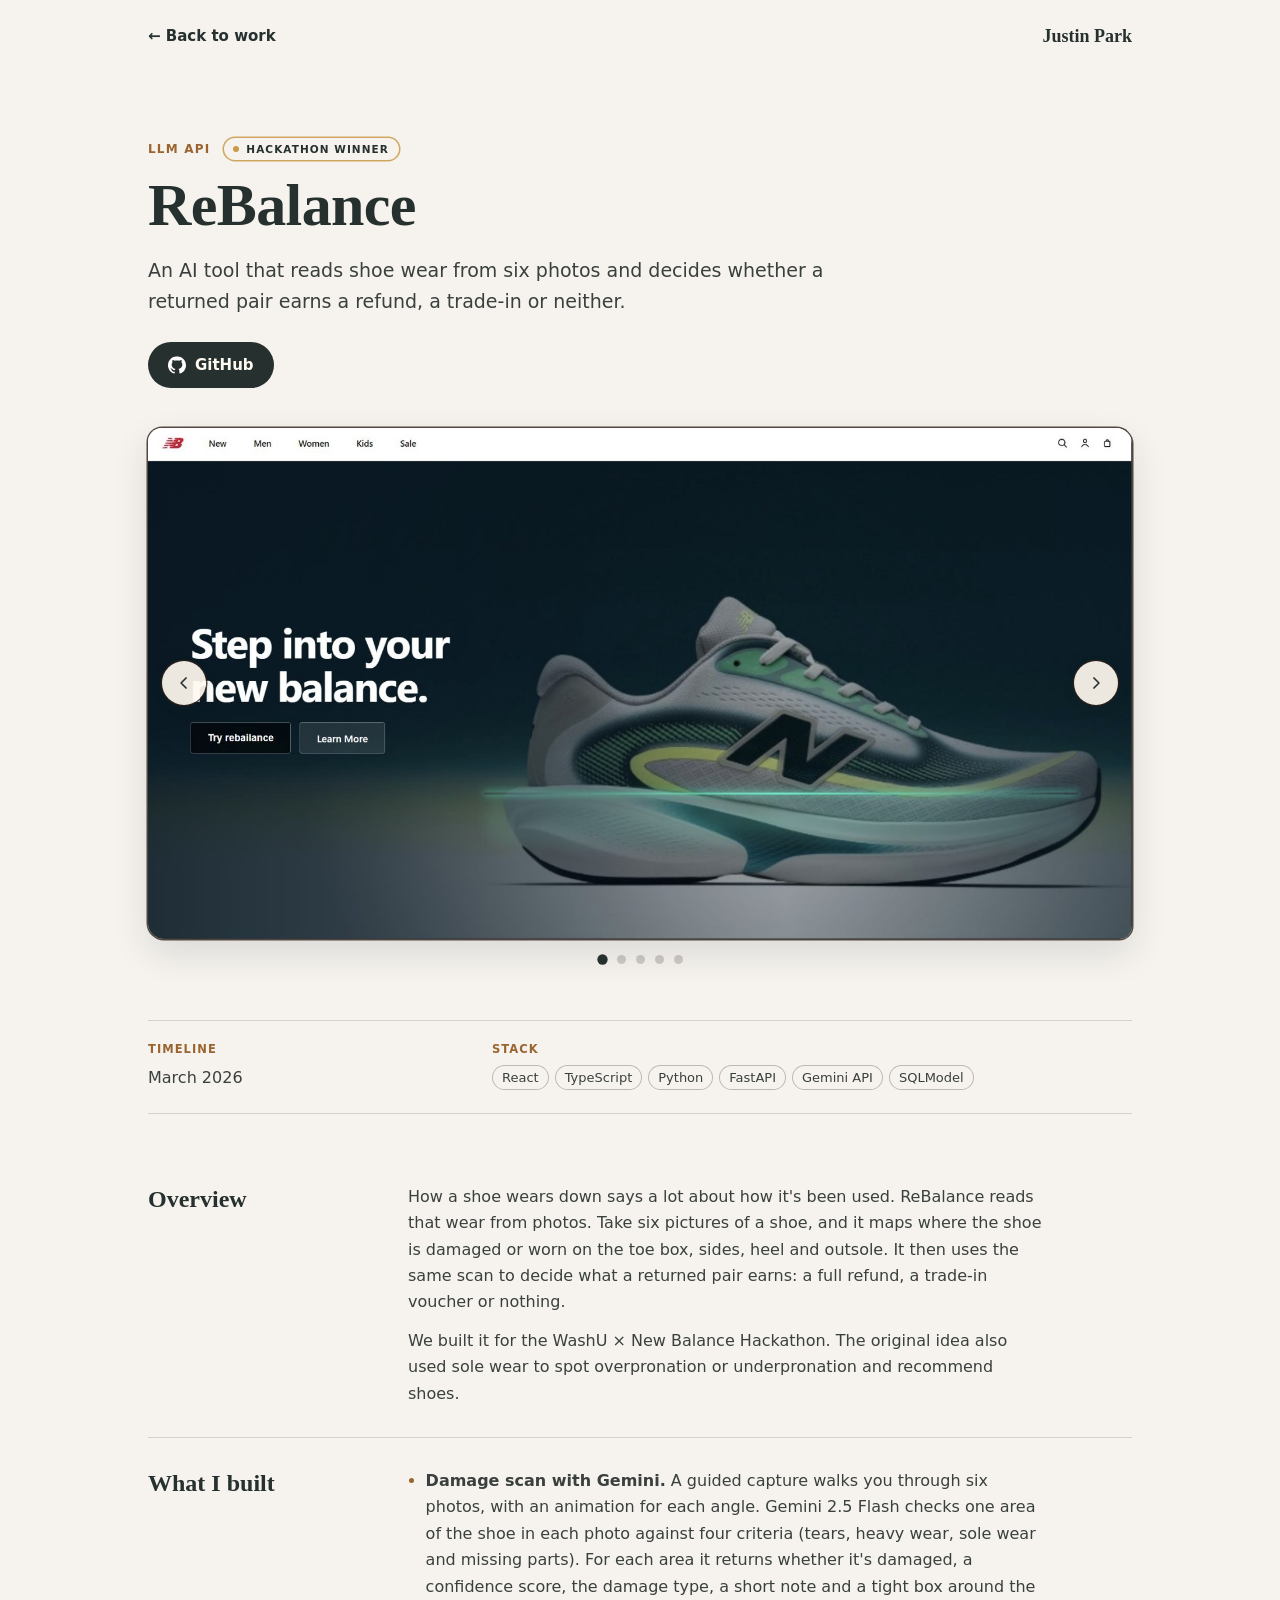
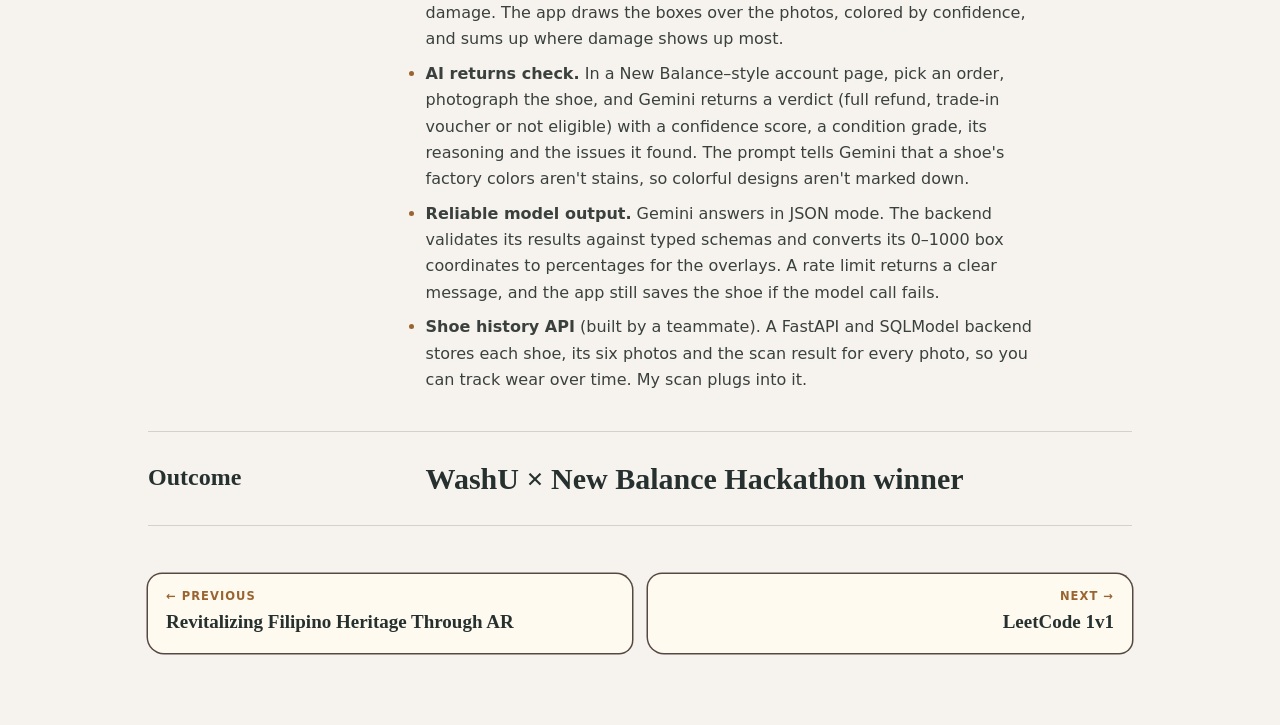
<file: projects/rebalance.html>
<!doctype html>
<html lang="en">
<head>
<meta charset="utf-8">
<meta name="viewport" content="width=device-width, initial-scale=1">
<link rel="icon" href="../favicon.svg" type="image/svg+xml">
<link rel="icon" href="../favicon-32.png" sizes="32x32" type="image/png">
<link rel="apple-touch-icon" href="../apple-touch-icon.png">
<title>ReBalance · junjpark</title>
<meta name="description" content="An AI tool that reads shoe wear from six photos and decides whether a returned pair earns a refund, a trade-in or neither.">
<link rel="stylesheet" href="project.css">
</head>
<body>
<header class="wrap bar">
  <a class="back" href="../index.html#work">← Back to work</a>
  <a class="home" href="../index.html">Justin Park</a>
</header>
<main class="wrap">
  <section class="intro">
    <p class="kicker">LLM API <span class="badge"><i></i>Hackathon winner</span></p>
    <h1>ReBalance</h1>
    <p class="summary">An AI tool that reads shoe wear from six photos and decides whether a returned pair earns a refund, a trade-in or neither.</p>
    <div class="links">
      <a class="btn primary" href="https://github.com/junjpark/rebalance" target="_blank" rel="noopener"><img src="../icons/github.svg" alt="" width="18" height="18">GitHub</a>
    </div>
    <!-- Buttons: add inside .links (create it if missing); leave a button out when there is no link.
      <a class="btn primary" href="https://github.com/…" target="_blank" rel="noopener"><img src="../icons/github.svg" alt="" width="18" height="18">GitHub</a>
      <a class="btn" href="https://…" target="_blank" rel="noopener">Live demo<svg viewBox="0 0 24 24" width="16" height="16" aria-hidden="true"><path d="M14 4h6v6M20 4l-9 9M18 14v5a1 1 0 0 1-1 1H5a1 1 0 0 1-1-1V7a1 1 0 0 1 1-1h5" fill="none" stroke="currentColor" stroke-width="1.9" stroke-linecap="round" stroke-linejoin="round"/></svg></a> -->
  </section>
  <figure class="slides" style="--ratio: 1688 / 876" aria-label="Photos of ReBalance">
    <div class="viewport">
      <div class="track">
        <img src="../work/rebalance.jpg" alt="ReBalance" width="1688" height="876">
        <img src="img/rebalance/2.gif" alt="Animated demo of the returns flow: from the My Account page, open Returns, pick the Fresh Foam X Hierro v9 order, upload six photos of the shoe, and get a Trade-In Voucher verdict with 92% confidence and the issues found" width="1100" height="688" loading="lazy">
        <img src="img/rebalance/3.gif" alt="Animated demo of the damage scan: six photos are uploaded and analyzed, and every area of the shoe gets a damage card with a type, a confidence bar and a short note" width="1100" height="688" loading="lazy">
        <img src="img/rebalance/4.jpg" alt="Damage scan result on the sole photo: a box marks tread wear on the toe outsole at 85% confidence, next to scored cards for all six areas of the shoe" width="1440" height="900" loading="lazy">
        <img src="img/rebalance/5.jpg" alt="Return verdict screen: Trade-In Voucher, condition Fair, 92% confidence, with Gemini's assessment and a list of issues such as tread wear and scuffs on the toe guard" width="1440" height="900" loading="lazy">
        <!-- More photos: add <img src="img/rebalance/2.jpg" alt="…" loading="lazy"> lines here. Arrows and dots appear once there are two or more. -->
      </div>
      <button class="arrow prev" type="button" aria-label="Previous photo"><svg viewBox="0 0 24 24" width="20" height="20" aria-hidden="true"><path d="M14.5 6 8.5 12l6 6" fill="none" stroke="currentColor" stroke-width="2" stroke-linecap="round" stroke-linejoin="round"/></svg></button>
      <button class="arrow next" type="button" aria-label="Next photo"><svg viewBox="0 0 24 24" width="20" height="20" aria-hidden="true"><path d="M9.5 6l6 6-6 6" fill="none" stroke="currentColor" stroke-width="2" stroke-linecap="round" stroke-linejoin="round"/></svg></button>
    </div>
    <div class="dots"></div>
  </figure>
  <dl class="meta">
    <div><dt>Timeline</dt><dd>March 2026</dd></div>
    <div><dt>Stack</dt><dd><ul class="chips"><li>React</li><li>TypeScript</li><li>Python</li><li>FastAPI</li><li>Gemini API</li><li>SQLModel</li></ul></dd></div>
  </dl>
  <section class="block">
    <h2>Overview</h2>
    <div>
      <p>How a shoe wears down says a lot about how it's been used. ReBalance reads that wear from photos. Take six pictures of a shoe, and it maps where the shoe is damaged or worn on the toe box, sides, heel and outsole. It then uses the same scan to decide what a returned pair earns: a full refund, a trade-in voucher or nothing.</p>
      <p>We built it for the WashU × New Balance Hackathon. The original idea also used sole wear to spot overpronation or underpronation and recommend shoes.</p>
    </div>
  </section>
  <section class="block">
    <h2>What I built</h2>
    <div>
      <ul>
        <li><strong>Damage scan with Gemini.</strong> A guided capture walks you through six photos, with an animation for each angle. Gemini 2.5 Flash checks one area of the shoe in each photo against four criteria (tears, heavy wear, sole wear and missing parts). For each area it returns whether it's damaged, a confidence score, the damage type, a short note and a tight box around the damage. The app draws the boxes over the photos, colored by confidence, and sums up where damage shows up most.</li>
        <li><strong>AI returns check.</strong> In a New Balance–style account page, pick an order, photograph the shoe, and Gemini returns a verdict (full refund, trade-in voucher or not eligible) with a confidence score, a condition grade, its reasoning and the issues it found. The prompt tells Gemini that a shoe's factory colors aren't stains, so colorful designs aren't marked down.</li>
        <li><strong>Reliable model output.</strong> Gemini answers in JSON mode. The backend validates its results against typed schemas and converts its 0–1000 box coordinates to percentages for the overlays. A rate limit returns a clear message, and the app still saves the shoe if the model call fails.</li>
        <li><strong>Shoe history API</strong> (built by a teammate). A FastAPI and SQLModel backend stores each shoe, its six photos and the scan result for every photo, so you can track wear over time. My scan plugs into it.</li>
      </ul>
    </div>
  </section>
  <section class="block">
    <h2>Outcome</h2>
    <div>
      <ul class="stats">
        <li><b>WashU × New Balance Hackathon winner</b></li>
      </ul>
    </div>
  </section>
  <nav class="more" aria-label="More projects">
    <a class="prev" href="filipino-heritage-ar.html"><small>← Previous</small><strong>Revitalizing Filipino Heritage Through AR</strong></a>
    <a class="next" href="leetcode-1v1.html"><small>Next →</small><strong>LeetCode 1v1</strong></a>
  </nav>
</main>
<script src="slideshow.js"></script>
</body>
</html>
</file>
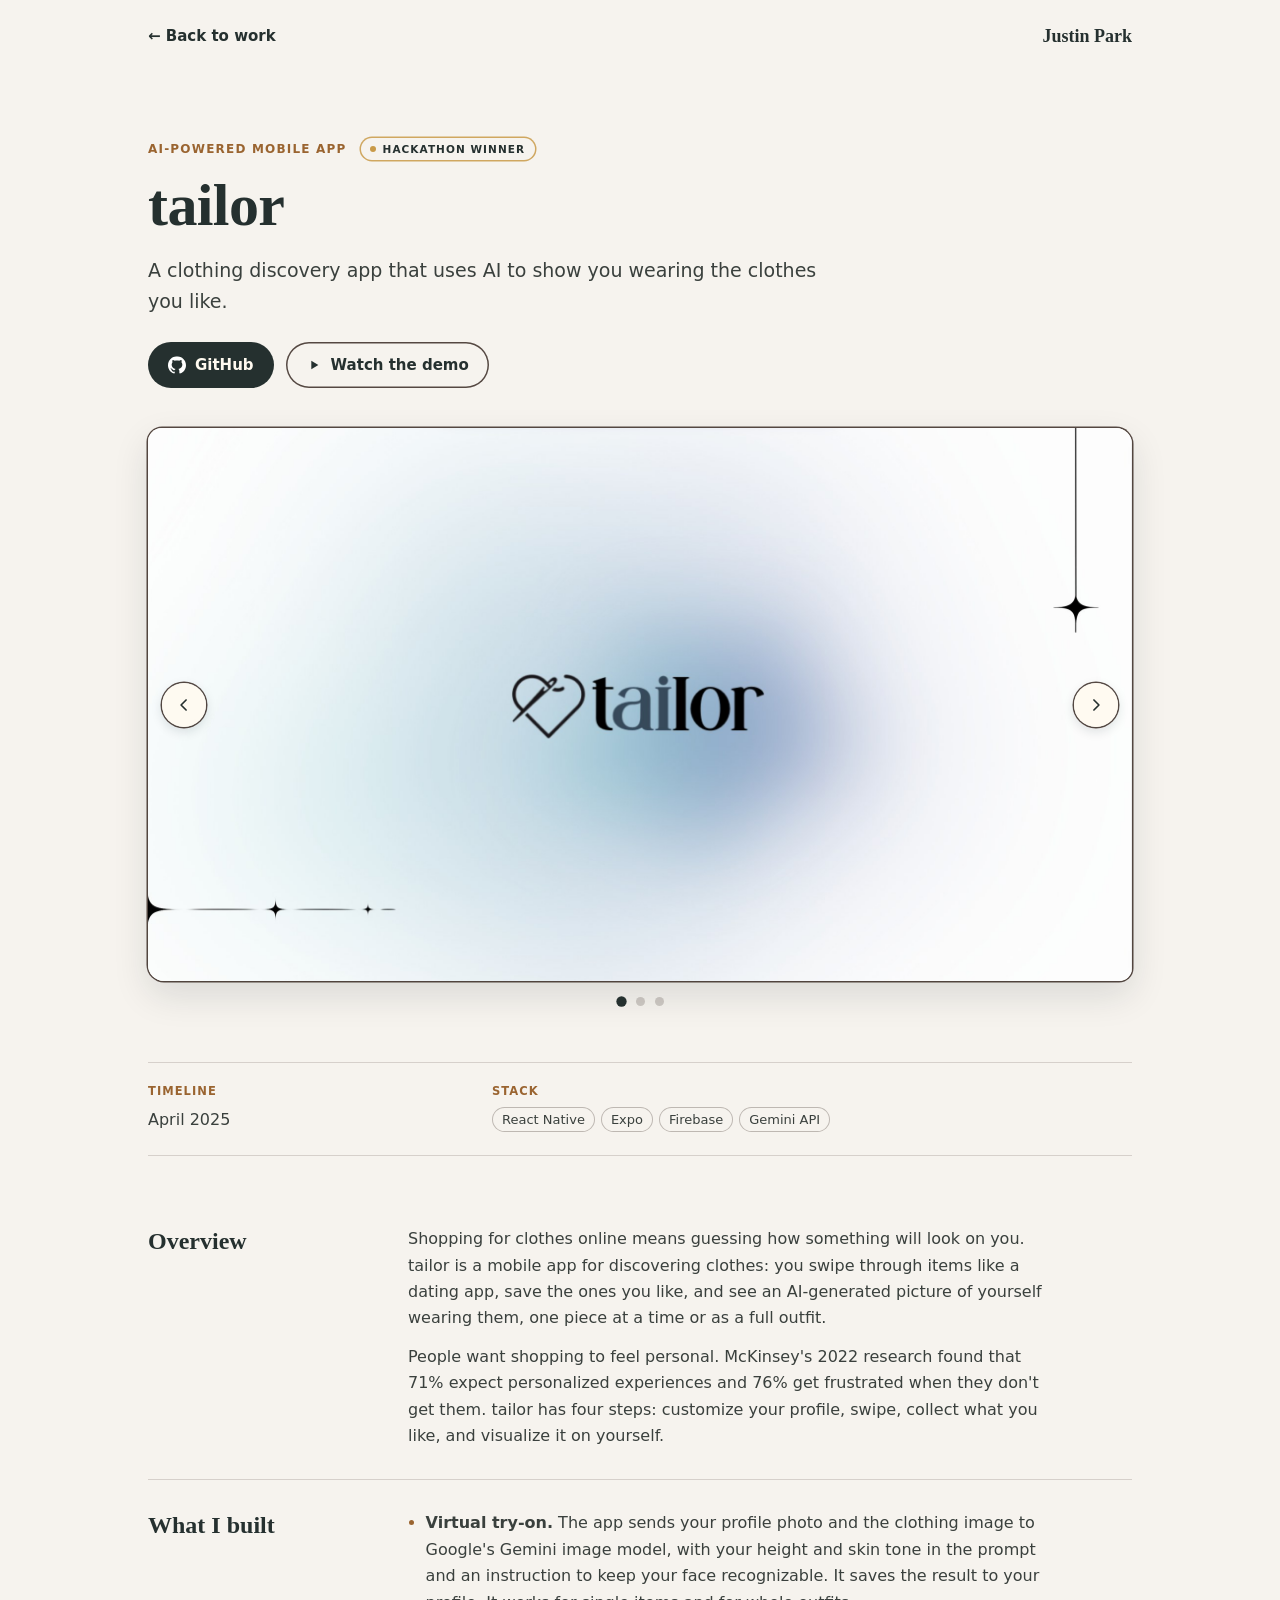
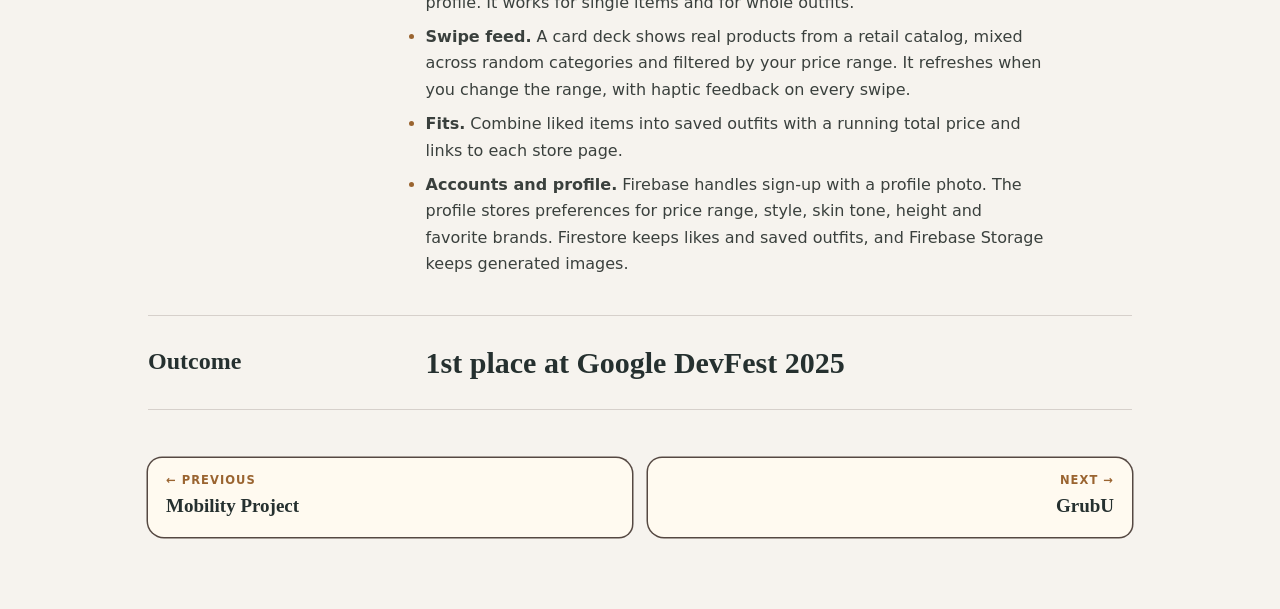
<file: projects/tailor.html>
<!doctype html>
<html lang="en">
<head>
<meta charset="utf-8">
<meta name="viewport" content="width=device-width, initial-scale=1">
<link rel="icon" href="../favicon.svg" type="image/svg+xml">
<link rel="icon" href="../favicon-32.png" sizes="32x32" type="image/png">
<link rel="apple-touch-icon" href="../apple-touch-icon.png">
<title>tailor · junjpark</title>
<meta name="description" content="A clothing discovery app that uses AI to show you wearing the clothes you like.">
<link rel="stylesheet" href="project.css">
</head>
<body>
<header class="wrap bar">
  <a class="back" href="../index.html#work">← Back to work</a>
  <a class="home" href="../index.html">Justin Park</a>
</header>
<main class="wrap">
  <section class="intro">
    <p class="kicker">AI-powered mobile app <span class="badge"><i></i>Hackathon winner</span></p>
    <h1>tailor</h1>
    <p class="summary">A clothing discovery app that uses AI to show you wearing the clothes you like.</p>
    <div class="links">
      <a class="btn primary" href="https://github.com/aaronhubhachen/tailor" target="_blank" rel="noopener"><img src="../icons/github.svg" alt="" width="18" height="18">GitHub</a>
      <a class="btn" href="https://www.youtube.com/watch?v=TqIAff5kSac" target="_blank" rel="noopener"><svg viewBox="0 0 24 24" width="16" height="16" aria-hidden="true"><path d="M8 5.5v13l10.5-6.5Z" fill="currentColor"/></svg>Watch the demo</a>
    </div>
    <!-- Buttons: add inside .links (create it if missing); leave a button out when there is no link.
      <a class="btn primary" href="https://github.com/…" target="_blank" rel="noopener"><img src="../icons/github.svg" alt="" width="18" height="18">GitHub</a>
      <a class="btn" href="https://…" target="_blank" rel="noopener">Live demo<svg viewBox="0 0 24 24" width="16" height="16" aria-hidden="true"><path d="M14 4h6v6M20 4l-9 9M18 14v5a1 1 0 0 1-1 1H5a1 1 0 0 1-1-1V7a1 1 0 0 1 1-1h5" fill="none" stroke="currentColor" stroke-width="1.9" stroke-linecap="round" stroke-linejoin="round"/></svg></a> -->
  </section>
  <figure class="slides" style="--ratio: 2000 / 1124" aria-label="Photos of tailor">
    <div class="viewport">
      <div class="track">
        <img src="../work/tailor.jpg" alt="tailor" width="2000" height="1124">
        <img src="img/tailor/2.jpg" alt="Four tailor screens: customize your profile, swipe through clothes, collect liked items, and visualize an outfit on yourself" width="2000" height="1127" loading="lazy">
        <img src="img/tailor/3.jpg" alt="Architecture diagram: the React Native app uses Firebase Auth, Firestore and Storage, fetches products from a clothing catalog API, and sends photos to the Gemini API for virtual try-on" width="2000" height="1125" loading="lazy">
        <!-- More photos: add <img src="img/tailor/2.jpg" alt="…" loading="lazy"> lines here. Arrows and dots appear once there are two or more. -->
      </div>
      <button class="arrow prev" type="button" aria-label="Previous photo"><svg viewBox="0 0 24 24" width="20" height="20" aria-hidden="true"><path d="M14.5 6 8.5 12l6 6" fill="none" stroke="currentColor" stroke-width="2" stroke-linecap="round" stroke-linejoin="round"/></svg></button>
      <button class="arrow next" type="button" aria-label="Next photo"><svg viewBox="0 0 24 24" width="20" height="20" aria-hidden="true"><path d="M9.5 6l6 6-6 6" fill="none" stroke="currentColor" stroke-width="2" stroke-linecap="round" stroke-linejoin="round"/></svg></button>
    </div>
    <div class="dots"></div>
  </figure>
  <dl class="meta">
    <div><dt>Timeline</dt><dd>April 2025</dd></div>
    <div><dt>Stack</dt><dd><ul class="chips"><li>React Native</li><li>Expo</li><li>Firebase</li><li>Gemini API</li></ul></dd></div>
  </dl>
  <section class="block">
    <h2>Overview</h2>
    <div>
      <p>Shopping for clothes online means guessing how something will look on you. tailor is a mobile app for discovering clothes: you swipe through items like a dating app, save the ones you like, and see an AI-generated picture of yourself wearing them, one piece at a time or as a full outfit.</p>
      <p>People want shopping to feel personal. McKinsey's 2022 research found that 71% expect personalized experiences and 76% get frustrated when they don't get them. tailor has four steps: customize your profile, swipe, collect what you like, and visualize it on yourself.</p>
    </div>
  </section>
  <section class="block">
    <h2>What I built</h2>
    <div>
      <ul>
        <li><strong>Virtual try-on.</strong> The app sends your profile photo and the clothing image to Google's Gemini image model, with your height and skin tone in the prompt and an instruction to keep your face recognizable. It saves the result to your profile. It works for single items and for whole outfits.</li>
        <li><strong>Swipe feed.</strong> A card deck shows real products from a retail catalog, mixed across random categories and filtered by your price range. It refreshes when you change the range, with haptic feedback on every swipe.</li>
        <li><strong>Fits.</strong> Combine liked items into saved outfits with a running total price and links to each store page.</li>
        <li><strong>Accounts and profile.</strong> Firebase handles sign-up with a profile photo. The profile stores preferences for price range, style, skin tone, height and favorite brands. Firestore keeps likes and saved outfits, and Firebase Storage keeps generated images.</li>
      </ul>
    </div>
  </section>
  <section class="block">
    <h2>Outcome</h2>
    <div>
      <ul class="stats">
        <li><b>1st place at Google DevFest 2025</b></li>
      </ul>
    </div>
  </section>
  <nav class="more" aria-label="More projects">
    <a class="prev" href="mobility-project.html"><small>← Previous</small><strong>Mobility Project</strong></a>
    <a class="next" href="grubu.html"><small>Next →</small><strong>GrubU</strong></a>
  </nav>
</main>
<script src="slideshow.js"></script>
</body>
</html>
</file>
<file: projects/project.css>
/* Case-study pages: same palette, type and ink lines as the main site (index.html + the fact card). */
:root {
  --paper: #f6f3ee;      /* work board background */
  --card: #fffaf0;       /* fact-card cream */
  --ink: #25302f;        /* text */
  --ink-soft: #3a403d;
  --muted: #5f5a52;
  --line: rgba(46, 30, 24, .16);   /* hairlines */
  --outline: rgba(46, 30, 24, .8); /* the scene's ink outline */
  --amber: #9a6430;      /* kickers */
  --link: #b4562c;
  --gold: #c99a48;       /* "current" dot / featured ring */
  --serif: ui-serif, Georgia, "Times New Roman", serif;
  --sans: ui-sans-serif, system-ui, -apple-system, "Segoe UI", sans-serif;
}
* { box-sizing: border-box; }
html { scroll-behavior: smooth; }
@media (prefers-reduced-motion: reduce) { html { scroll-behavior: auto; } }
body { margin: 0; background: var(--paper); color: var(--ink); font: 16px/1.65 var(--sans); -webkit-font-smoothing: antialiased; }
a { color: var(--link); text-underline-offset: 2px; }
a:hover { color: #8a3f1e; }
:focus-visible { outline: 2px solid var(--amber); outline-offset: 3px; }

.wrap { max-width: 1080px; margin: 0 auto; padding: 0 clamp(16px, 5vw, 48px); }

/* top bar */
.bar { display: flex; align-items: center; justify-content: space-between; gap: 16px; padding-top: 22px; padding-bottom: 22px; }
.bar a { color: var(--ink); text-decoration: none; font-weight: 600; font-size: 15px; }
.bar a:hover { color: var(--amber); }
.bar .home { font-family: var(--serif); font-size: 18px; }

/* intro */
.intro { padding: clamp(24px, 6vw, 64px) 0 clamp(24px, 4vw, 40px); max-width: 760px; }
.kicker { display: flex; flex-wrap: wrap; align-items: center; gap: 10px 14px; margin: 0 0 14px;
  font: 700 12px/1.2 var(--sans); letter-spacing: .1em; text-transform: uppercase; color: var(--amber); }
.badge { display: inline-flex; align-items: center; gap: 7px; padding: 5px 10px 5px 9px; border-radius: 999px;
  box-shadow: 0 0 0 1.5px rgba(201, 154, 72, .85); color: var(--ink); font-size: 10.5px; letter-spacing: .1em; }
.badge i { width: 6px; height: 6px; border-radius: 50%; background: var(--gold); }
h1 { font: 600 clamp(36px, 5.4vw, 60px)/1.05 var(--serif); letter-spacing: -.01em; margin: 0 0 18px; }
.summary { font-size: clamp(17px, 1.6vw, 19px); line-height: 1.6; color: var(--ink-soft); margin: 0 0 26px; max-width: 36em; }

/* buttons: the hero's pill CTA, in ink; secondary is the thin-ring style */
.links { display: flex; flex-wrap: wrap; gap: 12px; }
.btn { display: inline-flex; align-items: center; gap: 9px; min-height: 46px; padding: 0 20px; border-radius: 999px;
  font: 600 15px/1 var(--sans); text-decoration: none; color: var(--ink); box-shadow: inset 0 0 0 1.5px var(--outline);
  transition: transform .2s ease, box-shadow .2s ease, background-color .2s ease; }
.btn:hover { color: var(--ink); background: rgba(255, 250, 240, .7); transform: translateY(-1px); }
.btn.primary { background: var(--ink); color: var(--card); box-shadow: none; }
.btn.primary:hover { background: #1b2423; color: var(--card); box-shadow: 0 8px 20px rgba(10, 30, 30, .18); }
.btn img, .btn svg { flex: none; display: block; }

/* photo slideshow (slideshow.js): cream paper with the ink outline, arrows on the photo, dots below */
.slides { position: relative; margin: 0 0 clamp(32px, 5vw, 56px); border-radius: 16px; }
.slides:focus-visible { outline-offset: 6px; }
.slides .viewport { position: relative; overflow: hidden; aspect-ratio: var(--ratio, 16 / 9); border-radius: 14px 16px 13px 16px;
  background: var(--card); box-shadow: 0 0 0 1.5px var(--outline), 0 14px 36px rgba(16, 36, 40, .12); touch-action: pan-y; }
.slides .track { display: flex; height: 100%; transition: transform .5s cubic-bezier(.2, .7, .2, 1); }
.slides .track.dragging, .slides .track.instant { transition: none; }
.slides .track img { flex: 0 0 100%; display: block; width: 100%; height: 100%; object-fit: contain;
  user-select: none; -webkit-user-select: none; -webkit-user-drag: none; }
.slides .arrow { position: absolute; top: 50%; translate: 0 -50%; z-index: 1; width: 44px; height: 44px; padding: 0; border: 0; border-radius: 50%;
  display: grid; place-items: center; background: rgba(255, 250, 240, .92); color: var(--ink); cursor: pointer;
  box-shadow: 0 0 0 1.5px var(--outline), 0 4px 12px rgba(16, 36, 40, .14); transition: transform .2s ease, background-color .2s ease; }
.slides .arrow:hover { background: var(--card); transform: scale(1.06); }
.slides .arrow.prev { left: 14px; }
.slides .arrow.next { right: 14px; }
.slides .dots { display: flex; justify-content: center; gap: 10px; margin-top: 16px; }
.slides .dot { position: relative; width: 9px; height: 9px; padding: 0; border: 0; border-radius: 50%; background: rgba(46, 30, 24, .2);
  cursor: pointer; transition: background-color .2s ease, transform .2s ease; }
.slides .dot::after { content: ""; position: absolute; inset: -8px; }   /* bigger tap target */
.slides .dot:hover { background: rgba(46, 30, 24, .42); }
.slides .dot[aria-current="true"] { background: var(--ink); transform: scale(1.15); }
.slides.single .arrow, .slides.single .dots { display: none; }
.sr-only { position: absolute; width: 1px; height: 1px; margin: -1px; padding: 0; overflow: hidden; clip: rect(0 0 0 0); white-space: nowrap; border: 0; }
@media (max-width: 720px) { .slides .arrow { width: 38px; height: 38px; } .slides .arrow.prev { left: 8px; } .slides .arrow.next { right: 8px; } }

/* role / timeline / stack */
.meta { display: grid; grid-template-columns: minmax(0, 1fr) minmax(0, 2fr); gap: 24px; margin: 0 0 clamp(24px, 4vw, 40px);
  padding: 22px 0; border-top: 1px solid var(--line); border-bottom: 1px solid var(--line); }
.meta dt { font: 700 11.5px/1.2 var(--sans); letter-spacing: .09em; text-transform: uppercase; color: var(--amber); margin: 0 0 8px; }
.meta dd { margin: 0; color: var(--ink-soft); }
.chips { list-style: none; display: flex; flex-wrap: wrap; gap: 6px; margin: 0; padding: 0; }
.chips li { font-size: 13px; line-height: 1; padding: 6px 10px; border-radius: 999px; box-shadow: inset 0 0 0 1px rgba(46, 30, 24, .28); color: var(--ink-soft); }

/* body sections: heading on the left, prose on the right */
.block { display: grid; grid-template-columns: 220px minmax(0, 1fr); gap: 12px 40px; padding: clamp(20px, 3vw, 30px) 0; border-bottom: 1px solid var(--line); }
.block h2 { font: 600 24px/1.25 var(--serif); margin: 0; }
.block p { margin: 0 0 12px; max-width: 40em; color: var(--ink-soft); }
.block p:last-child { margin-bottom: 0; }
.block ul { margin: 0; padding-left: 1.1em; max-width: 40em; color: var(--ink-soft); }
.block li { margin: 0 0 8px; }
.block li::marker { color: var(--amber); }
.stats { display: flex; flex-wrap: wrap; gap: 14px 36px; margin: 0 0 14px; padding: 0; list-style: none; }
.stats li { margin: 0; }
.stats b { display: block; font: 600 30px/1.1 var(--serif); color: var(--ink); }
.stats span { font-size: 14px; color: var(--muted); }

/* placeholders: content still to come from Justin */
.todo { display: block; padding: 12px 14px; border-radius: 10px; background: var(--card); color: var(--muted);
  border: 1.5px dashed rgba(154, 100, 48, .55); font-style: italic; }
.todo::before { content: "To fill in: "; font-style: normal; font-weight: 700; color: var(--amber); }
.meta .todo { padding: 4px 8px; font-size: 14px; }

/* previous / next */
.more { display: grid; grid-template-columns: repeat(2, minmax(0, 1fr)); gap: 16px; padding: clamp(28px, 5vw, 48px) 0 clamp(40px, 7vw, 72px); }
.more a { display: block; padding: 16px 18px; border-radius: 14px 16px 13px 16px; background: var(--card); color: var(--ink); text-decoration: none;
  box-shadow: 0 0 0 1.5px var(--outline); transition: transform .2s ease, box-shadow .2s ease; }
.more a:hover { transform: translateY(-2px) rotate(-.4deg); box-shadow: 0 0 0 1.5px var(--outline), 0 10px 24px rgba(16, 36, 40, .12); }
.more small { display: block; font: 700 11.5px/1.2 var(--sans); letter-spacing: .09em; text-transform: uppercase; color: var(--amber); margin: 0 0 6px; }
.more strong { font: 600 19px/1.3 var(--serif); }
.more .next { text-align: right; }

@media (max-width: 720px) {
  .meta { grid-template-columns: 1fr; gap: 18px; }
  .block { grid-template-columns: 1fr; }
  .more { grid-template-columns: 1fr; }
  .more .next { text-align: left; }
}
</file>
